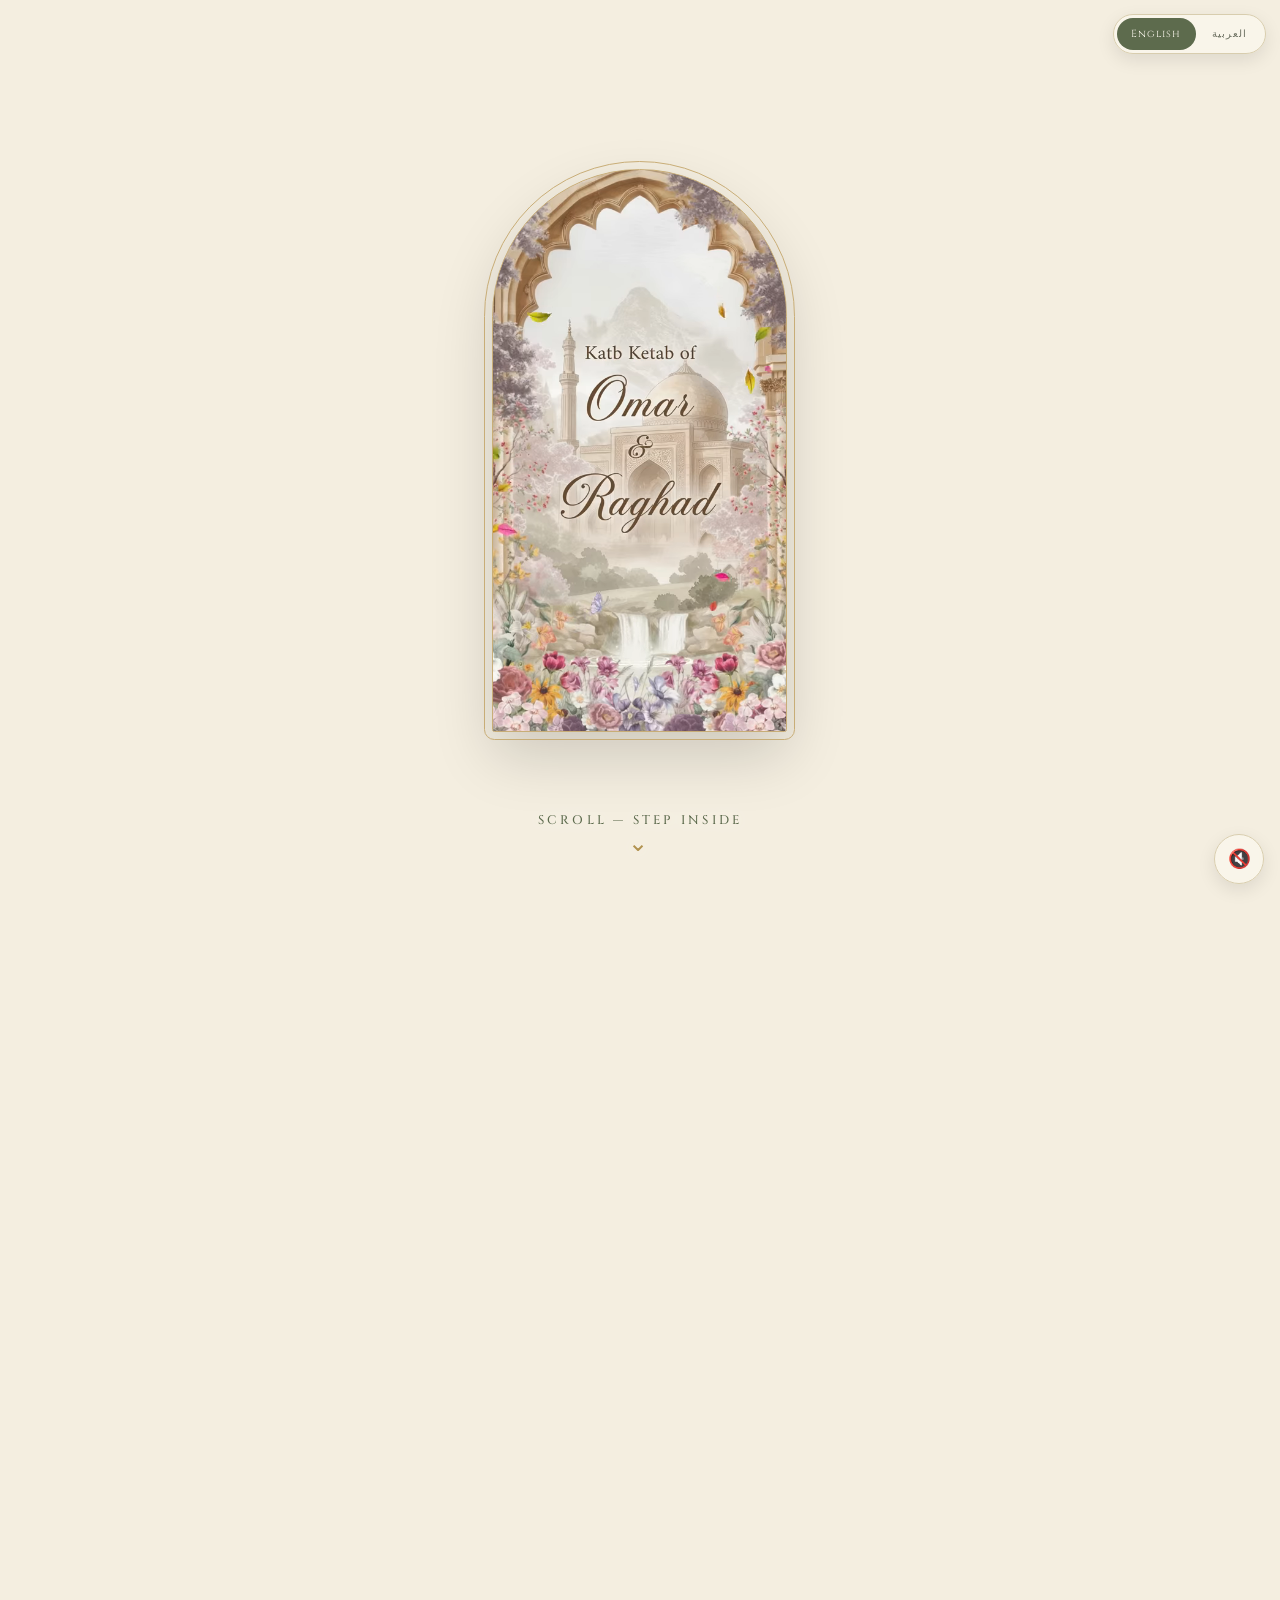
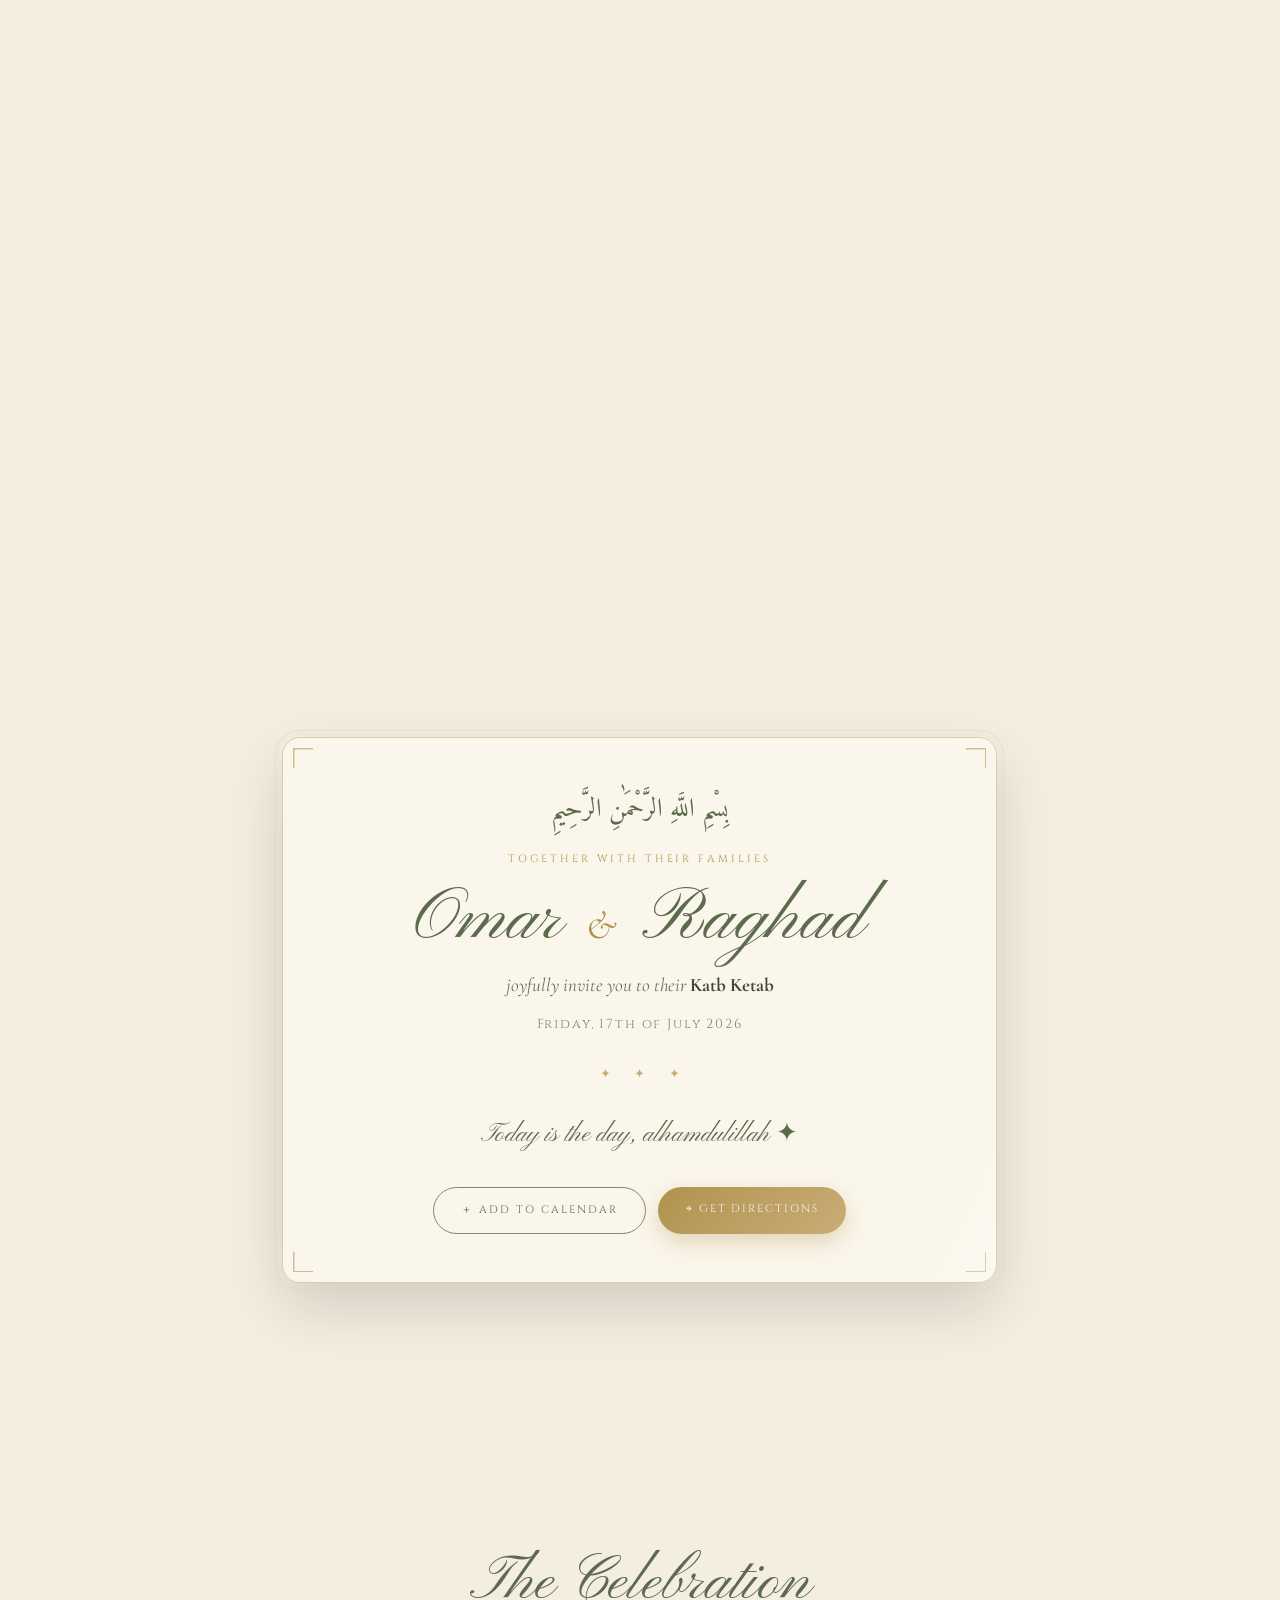
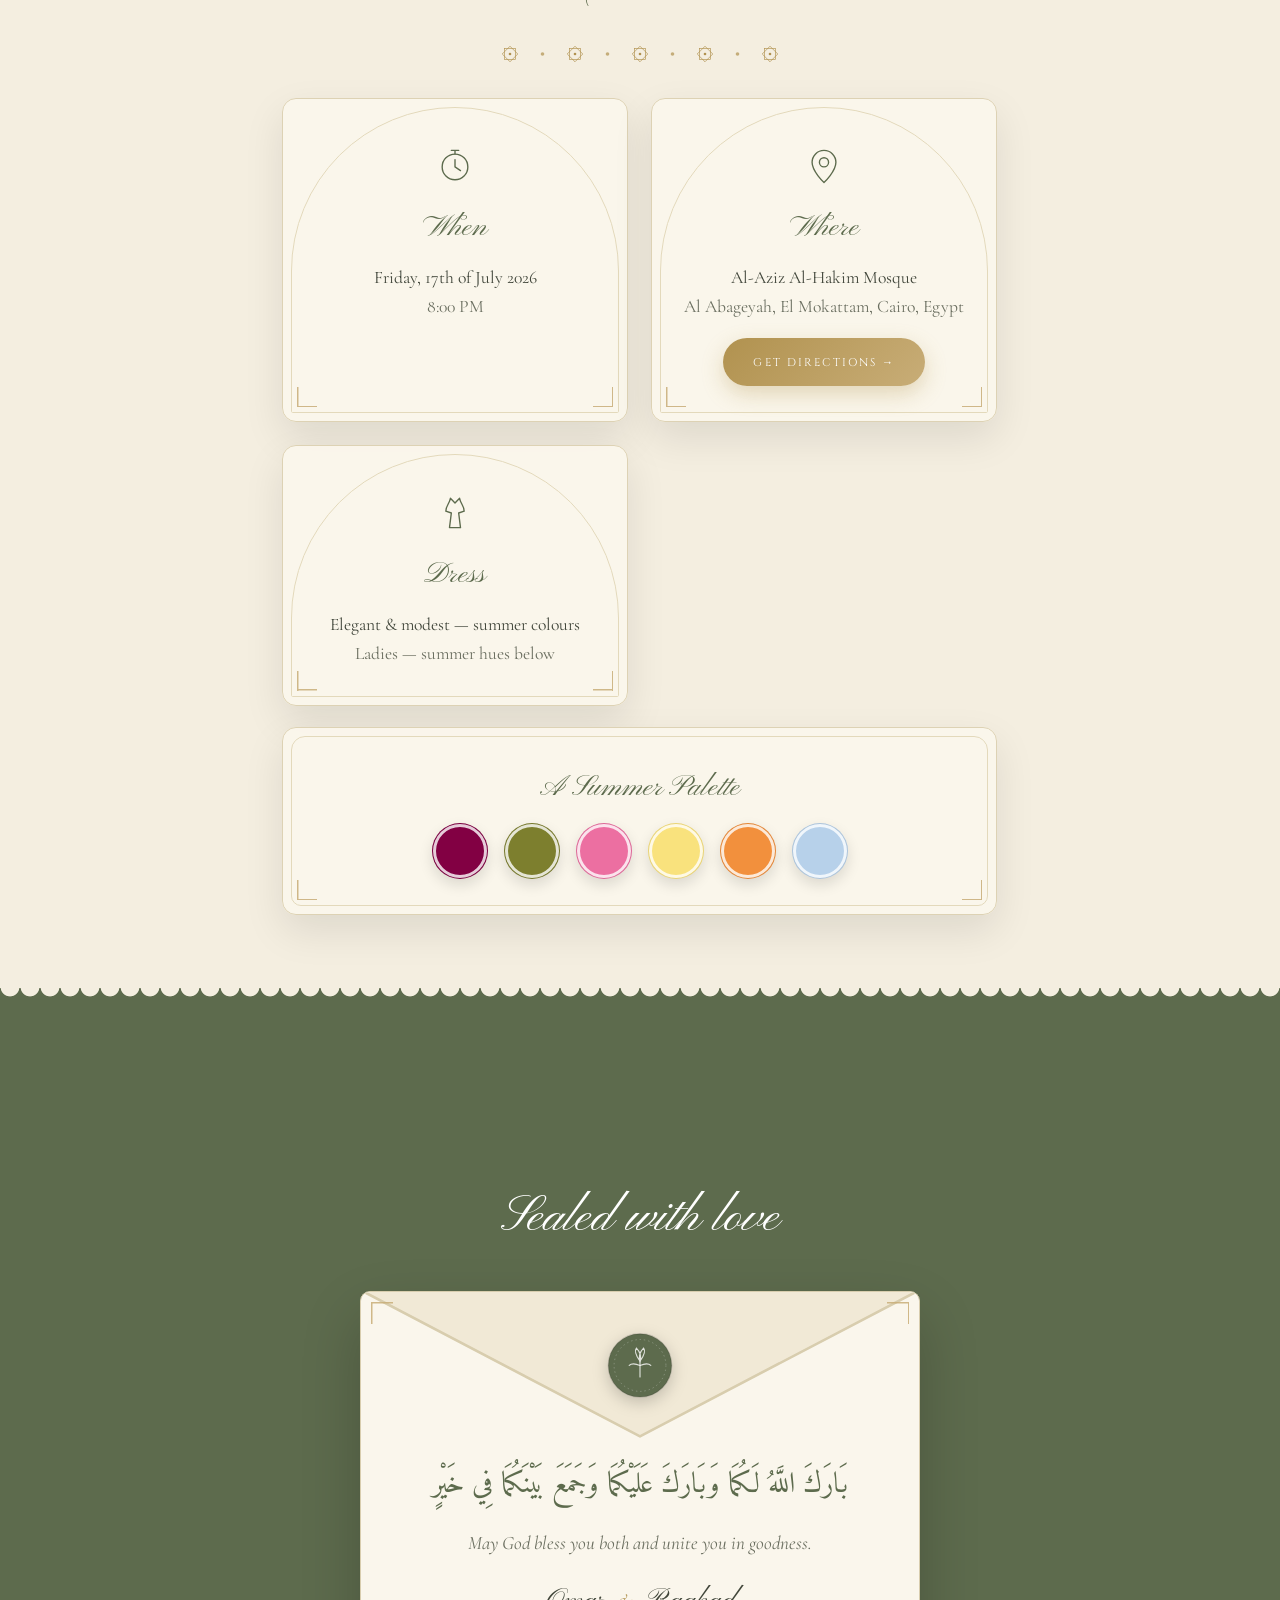
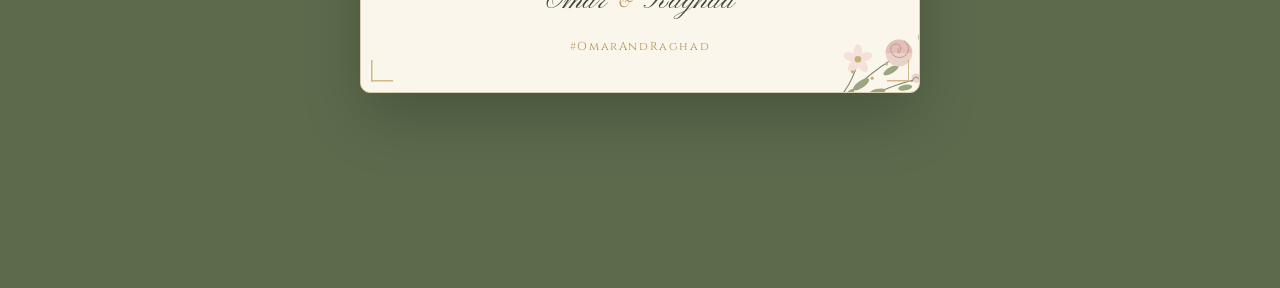
<file: index.html>
<!DOCTYPE html>
<html lang="en" dir="ltr">
<head>
  <meta charset="UTF-8" />
  <meta name="viewport" content="width=device-width, initial-scale=1.0, viewport-fit=cover" />
  <meta name="theme-color" content="#f4eee0" />
  <title>Omar &amp; Raghad — Katb Ketab</title>
  <meta name="description" content="You are warmly invited to celebrate our Katb Ketab." />

  <meta property="og:title" content="Omar & Raghad — You're Invited" />
  <meta property="og:description" content="Join us as we begin our journey together, insha'Allah." />
  <meta property="og:type" content="website" />
  <meta property="og:url" content="https://omar-raghad.online/" />
  <meta property="og:image" content="https://theaviator4.github.io/OR/assets/share.jpg" />
  <meta property="og:image:width" content="1200" />
  <meta property="og:image:height" content="630" />
  <meta name="twitter:card" content="summary_large_image" />
  <meta name="twitter:image" content="https://theaviator4.github.io/OR/assets/share.jpg" />

  <link rel="preconnect" href="https://fonts.googleapis.com" />
  <link rel="preconnect" href="https://fonts.gstatic.com" crossorigin />
  <link href="https://fonts.googleapis.com/css2?family=Cormorant+Garamond:ital,wght@0,400;0,500;0,600;1,400;1,500&family=Pinyon+Script&family=Cinzel:wght@400;500&family=Amiri:ital@0;1&display=swap" rel="stylesheet" />

  <link rel="stylesheet" href="v2.css" />
</head>
<body>

  <!-- Language toggle -->
  <nav class="version-toggle" aria-label="Language">
    <a href="index.html" class="version-toggle__opt is-active" aria-current="page">English</a>
    <a href="ar.html" class="version-toggle__opt" lang="ar">العربية</a>
  </nav>

  <!-- Sound toggle -->
  <button id="soundBtn" class="sound-btn" aria-label="Toggle sound">
    <span id="soundIcon">🔇</span>
  </button>

  <svg width="0" height="0" style="position:absolute" aria-hidden="true" focusable="false">
    <defs>
      <symbol id="star8" viewBox="0 0 40 40">
        <g fill="none" stroke="currentColor" stroke-width="1.3">
          <rect x="9" y="9" width="22" height="22"/>
          <rect x="9" y="9" width="22" height="22" transform="rotate(45 20 20)"/>
        </g>
        <circle cx="20" cy="20" r="2.6" fill="currentColor"/>
      </symbol>
      <symbol id="starband" viewBox="0 0 300 24">
        <use href="#star8" x="10"  y="2" width="20" height="20"/>
        <use href="#star8" x="75"  y="2" width="20" height="20"/>
        <use href="#star8" x="140" y="2" width="20" height="20"/>
        <use href="#star8" x="205" y="2" width="20" height="20"/>
        <use href="#star8" x="270" y="2" width="20" height="20"/>
        <g fill="currentColor" opacity=".7">
          <circle cx="52.5" cy="12" r="1.8"/><circle cx="117.5" cy="12" r="1.8"/>
          <circle cx="182.5" cy="12" r="1.8"/><circle cx="247.5" cy="12" r="1.8"/>
        </g>
      </symbol>
      <symbol id="crescent" viewBox="0 0 40 40">
        <path d="M27 4 A 16 16 0 1 0 36 22 A 12.5 12.5 0 1 1 27 4 Z" fill="currentColor"/>
      </symbol>
      <symbol id="bouquet" viewBox="0 0 160 120">
        <g fill="none" stroke="#7c8a67" stroke-width="1.4" stroke-linecap="round">
          <path d="M20 110 C 45 85 70 60 103 42"/>
          <path d="M30 112 C 60 95 90 80 124 72"/>
          <path d="M18 106 C 35 90 46 72 51 52"/>
        </g>
        <g fill="#9aa680">
          <ellipse cx="56" cy="78" rx="12" ry="4.5" transform="rotate(-35 56 78)"/>
          <ellipse cx="76" cy="88" rx="11" ry="4.2" transform="rotate(-15 76 88)"/>
          <ellipse cx="40" cy="92" rx="10" ry="4"   transform="rotate(-50 40 92)"/>
          <ellipse cx="94" cy="60" rx="11" ry="4"   transform="rotate(-30 94 60)"/>
          <ellipse cx="112" cy="82" rx="9" ry="3.6" transform="rotate(-10 112 82)"/>
        </g>
        <!-- main rose -->
        <circle cx="104" cy="38" r="17" fill="#e9d2c9"/>
        <path d="M87 38 a17 17 0 0 1 34 0" fill="#dcb2a9" opacity=".55"/>
        <g fill="none" stroke="#bb9188" stroke-width="1.1" stroke-linecap="round">
          <path d="M104 38 C 108 34 107 29 103 27 C 97 25 92 30 94 36 C 96 43 104 46 111 42 C 118 38 118 28 111 23"/>
          <path d="M104 38 C 102 36 102 33 104 32"/>
        </g>
        <!-- five-petal blossom -->
        <g transform="translate(52 46)">
          <g fill="#f4e2da">
            <ellipse cx="0" cy="-10" rx="5.5" ry="9"/>
            <ellipse cx="0" cy="-10" rx="5.5" ry="9" transform="rotate(72)"/>
            <ellipse cx="0" cy="-10" rx="5.5" ry="9" transform="rotate(144)"/>
            <ellipse cx="0" cy="-10" rx="5.5" ry="9" transform="rotate(216)"/>
            <ellipse cx="0" cy="-10" rx="5.5" ry="9" transform="rotate(288)"/>
          </g>
          <circle r="4.2" fill="#c8ad77"/>
        </g>
        <!-- bud -->
        <circle cx="126" cy="70" r="6" fill="#e9d2c9"/>
        <path d="M120 75 Q126 62 132 75" fill="none" stroke="#7c8a67" stroke-width="1.2"/>
        <!-- islamic crescent & star tucked into the flowers -->
        <use href="#crescent" x="126" y="8" width="22" height="22" style="color:#c8ad77"/>
        <use href="#star8" x="146" y="2" width="11" height="11" style="color:#c8ad77"/>
        <g fill="#c8ad77">
          <circle cx="70" cy="70" r="2"/><circle cx="88" cy="52" r="2"/><circle cx="45" cy="62" r="2"/>
        </g>
      </symbol>
      <symbol id="seal" viewBox="0 0 100 100">
        <circle cx="50" cy="50" r="44" fill="currentColor"/>
        <circle cx="50" cy="50" r="44" fill="none" stroke="#00000022" stroke-width="2"/>
        <circle cx="50" cy="50" r="36" fill="none" stroke="#ffffff55" stroke-width="1" stroke-dasharray="2 4"/>
        <g fill="none" stroke="#ffffffcc" stroke-width="1.6" stroke-linecap="round">
          <path d="M50 66 V 44"/>
          <path d="M50 44 C 44 36 42 30 45 26 C 50 31 52 38 50 44 C 48 38 50 31 55 26 C 58 30 56 36 50 44Z"/>
          <path d="M50 50 C 43 47 38 47 35 50 M50 50 C 57 47 62 47 65 50"/>
        </g>
      </symbol>
      <symbol id="ic-when" viewBox="0 0 48 48">
        <g fill="none" stroke="currentColor" stroke-width="1.5" stroke-linecap="round" stroke-linejoin="round">
          <circle cx="24" cy="25" r="14"/><path d="M24 17 V 25 L 30 29 M24 11 V 7 M20 7 H 28"/>
        </g>
      </symbol>
      <symbol id="ic-where" viewBox="0 0 48 48">
        <g fill="none" stroke="currentColor" stroke-width="1.5" stroke-linecap="round" stroke-linejoin="round">
          <path d="M24 42 C 24 42 37 30 37 20 A 13 13 0 0 0 11 20 C 11 30 24 42 24 42Z"/><circle cx="24" cy="20" r="5"/>
        </g>
      </symbol>
      <symbol id="ic-dress" viewBox="0 0 48 48">
        <g fill="none" stroke="currentColor" stroke-width="1.5" stroke-linecap="round" stroke-linejoin="round">
          <path d="M19 8 L 24 13 L 29 8 M19 8 C 18 14 14 16 14 22 L 20 24 L 18 40 H 30 L 28 24 L 34 22 C 34 16 30 14 29 8"/>
        </g>
      </symbol>
    </defs>
  </svg>

  <!-- ============ THE FILM PORTAL (fixed backdrop) ============ -->
  <!-- First view: the film inside a gold arch. Scrolling steps through the
       arch until the film fills the screen, then the veil fades it back. -->
  <div class="portal" id="portal" aria-hidden="true">
    <div class="portal__mask" id="portalMask">
      <video id="film" autoplay muted loop playsinline
             preload="auto" poster="assets/film-poster.jpg">
        <source src="assets/film-play.mp4" type="video/mp4" />
        <source src="assets/film-play.webm" type="video/webm" />
      </video>
    </div>
  </div>
  <div class="veil" id="veil" aria-hidden="true"></div>

  <!-- scroll runway: arch view -> inside the film -> fade to backdrop -->
  <section class="stage" id="stage">
    <div class="stage__cue" id="stageCue" aria-hidden="true">
      <span>scroll — step inside</span><span class="stage__cue-arrow">⌄</span>
    </div>
  </section>

  <!-- ============ THE INVITATION ============ -->
  <main class="content">

    <section class="block invite">
      <div class="card reveal">
        <p class="invite__bismillah st" lang="ar" dir="rtl">بِسْمِ اللَّهِ الرَّحْمَٰنِ الرَّحِيمِ</p>
        <p class="invite__eyebrow st">Together with their families</p>
        <h1 class="invite__names st">
          <span data-config="groom">Omar</span>
          <i class="invite__amp">&amp;</i>
          <span data-config="bride">Raghad</span>
        </h1>
        <p class="invite__line st">joyfully invite you to their <strong>Katb Ketab</strong></p>
        <p class="invite__date st" data-config="dateLong">Friday, 17th of July 2026</p>

        <div class="divider st" aria-hidden="true">✦ ✦ ✦</div>

        <div class="countdown" id="countdownGrid" aria-live="polite">
          <div class="cd"><b id="cd-days">––</b><span>days</span></div>
          <div class="cd"><b id="cd-hours">––</b><span>hours</span></div>
          <div class="cd"><b id="cd-mins">––</b><span>min</span></div>
          <div class="cd"><b id="cd-secs">––</b><span>sec</span></div>
        </div>
        <p class="countdown-done" id="countdownMsg" hidden>Today is the day, alhamdulillah ✦</p>

        <div class="actions st">
          <a href="#" id="calBtn" class="btn btn--ghost">＋ Add to calendar</a>
          <a href="#" id="mapBtn" class="btn btn--gold">⌖ Get directions</a>
        </div>
      </div>
    </section>

    <section class="block details">
      <h2 class="block__title script reveal">The Celebration</h2>
      <svg class="starband reveal" viewBox="0 0 300 24" aria-hidden="true"><use href="#starband"/></svg>
      <div class="details__grid">
        <div class="arch-card reveal">
          <svg class="ico" viewBox="0 0 48 48" aria-hidden="true"><use href="#ic-when"/></svg>
          <h3 class="arch-card__head">When</h3>
          <p data-config="dateLong">Friday, 17 July 2026</p>
          <p class="muted" data-config="time">8:00 PM</p>
        </div>
        <div class="arch-card reveal">
          <svg class="ico" viewBox="0 0 48 48" aria-hidden="true"><use href="#ic-where"/></svg>
          <h3 class="arch-card__head">Where</h3>
          <p data-config="venue">Al-Aziz Al-Hakim Mosque</p>
          <p class="muted" data-config="address">Al Abageyah, El Mokattam, Cairo</p>
          <a href="#" id="mapBtn2" class="arch-card__link">Get directions →</a>
        </div>
        <div class="arch-card reveal">
          <svg class="ico" viewBox="0 0 48 48" aria-hidden="true"><use href="#ic-dress"/></svg>
          <h3 class="arch-card__head">Dress</h3>
          <p data-config="dress">Elegant &amp; modest</p>
          <p class="muted">Ladies — summer hues below</p>
        </div>
        <div class="arch-card arch-card--palette reveal">
          <h3 class="arch-card__head">A Summer Palette</h3>
          <div class="palette" id="paletteGrid"></div>
        </div>
      </div>
    </section>

    <section class="sage" id="closing">
      <div class="sage__lace" aria-hidden="true"></div>
      <p class="sage__sent script reveal">Sealed with love</p>

      <div class="env-back reveal">
        <svg class="env-back__flap" viewBox="0 0 340 96" preserveAspectRatio="none" aria-hidden="true">
          <path d="M2 0 L170 88 L338 0" fill="#f1e9d6" stroke="#d8cdae" stroke-width="1.6" stroke-linejoin="round"/>
        </svg>
        <div class="env-back__seal" aria-hidden="true"><svg viewBox="0 0 100 100"><use href="#seal"/></svg></div>
        <svg class="env-back__bouquet" viewBox="0 0 160 120" aria-hidden="true"><use href="#bouquet"/></svg>

        <p class="closing__ar st" lang="ar" dir="rtl">بَارَكَ اللَّهُ لَكُمَا وَبَارَكَ عَلَيْكُمَا وَجَمَعَ بَيْنَكُمَا فِي خَيْرٍ</p>
        <p class="closing__en st">May God bless you both and unite you in goodness.</p>
        <p class="names-line st">
          <span data-config="groom">Omar</span>
          <i>&amp;</i>
          <span data-config="bride">Raghad</span>
        </p>
        <p class="closing__hashtag st" data-config="hashtag">#OmarAndRaghad</p>
      </div>
    </section>
  </main>

  <script src="config.js"></script>
  <script src="v2.js"></script>
</body>
</html>
</file>
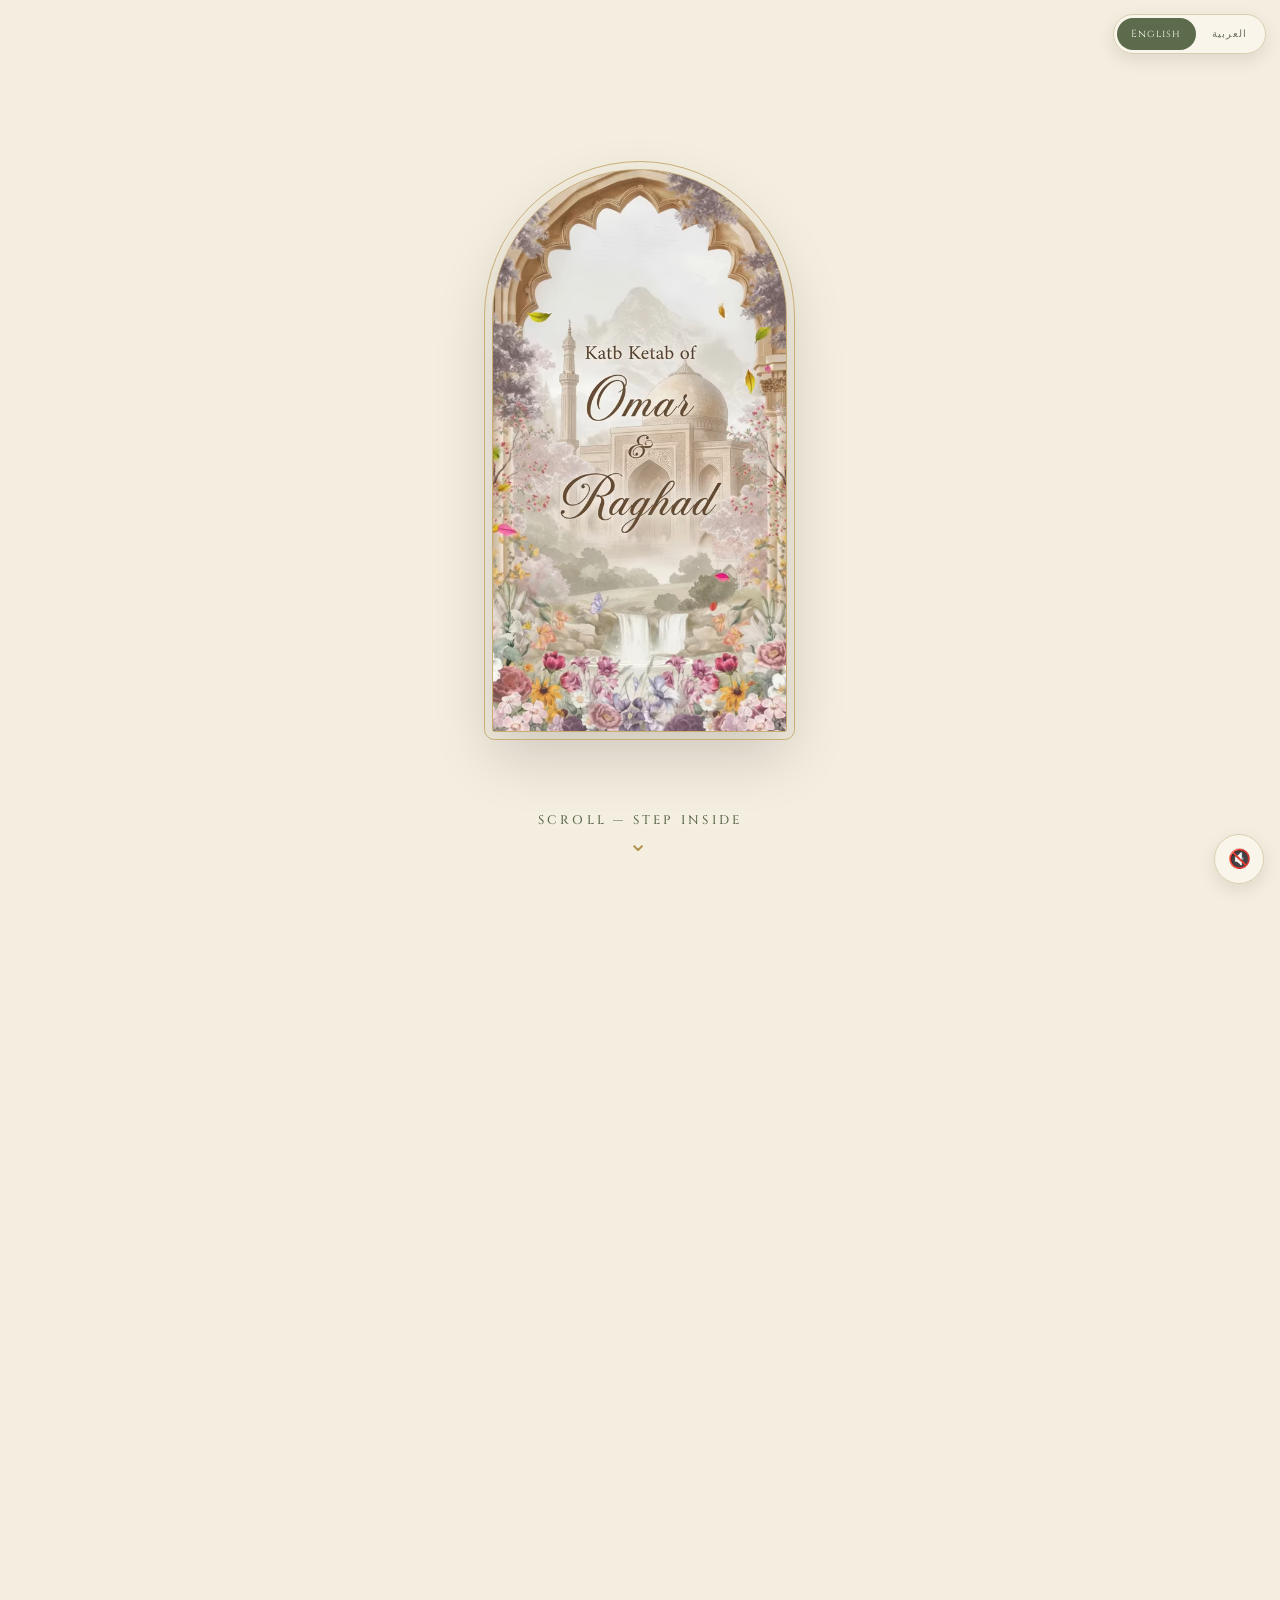
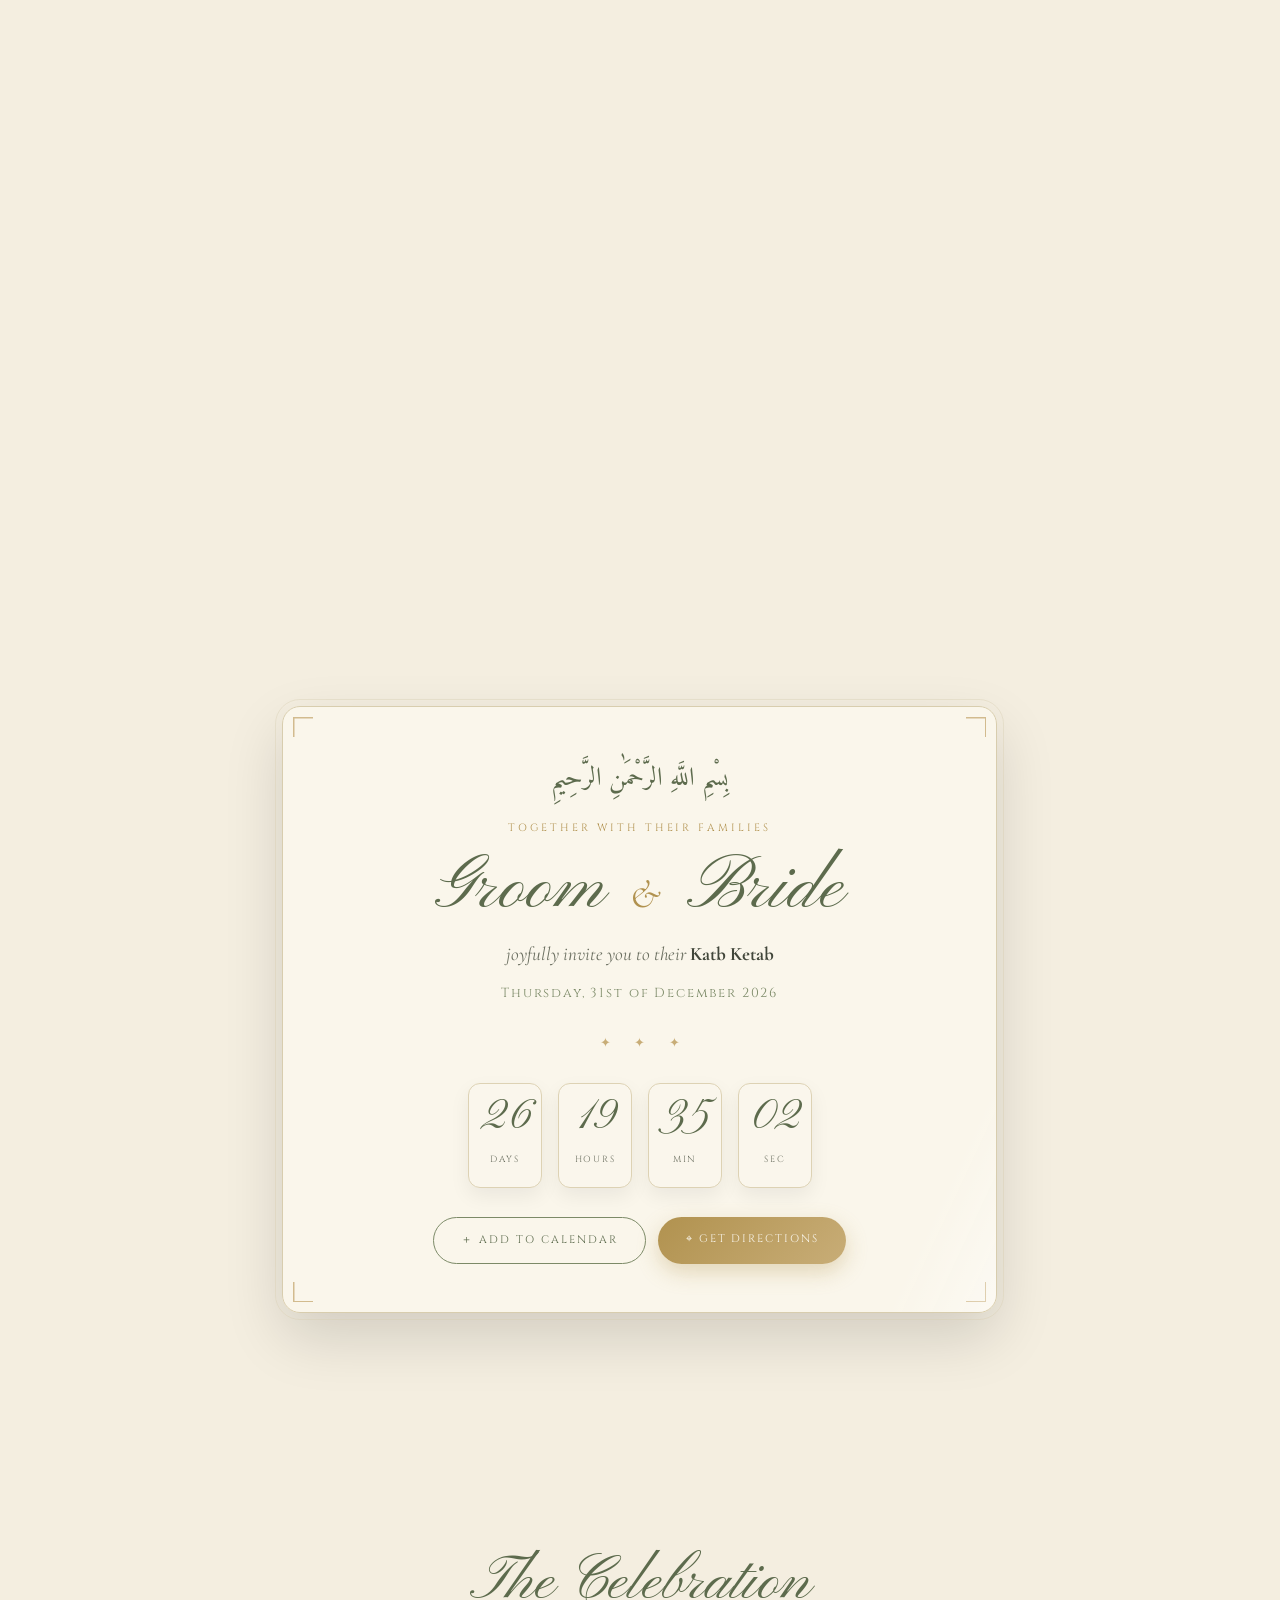
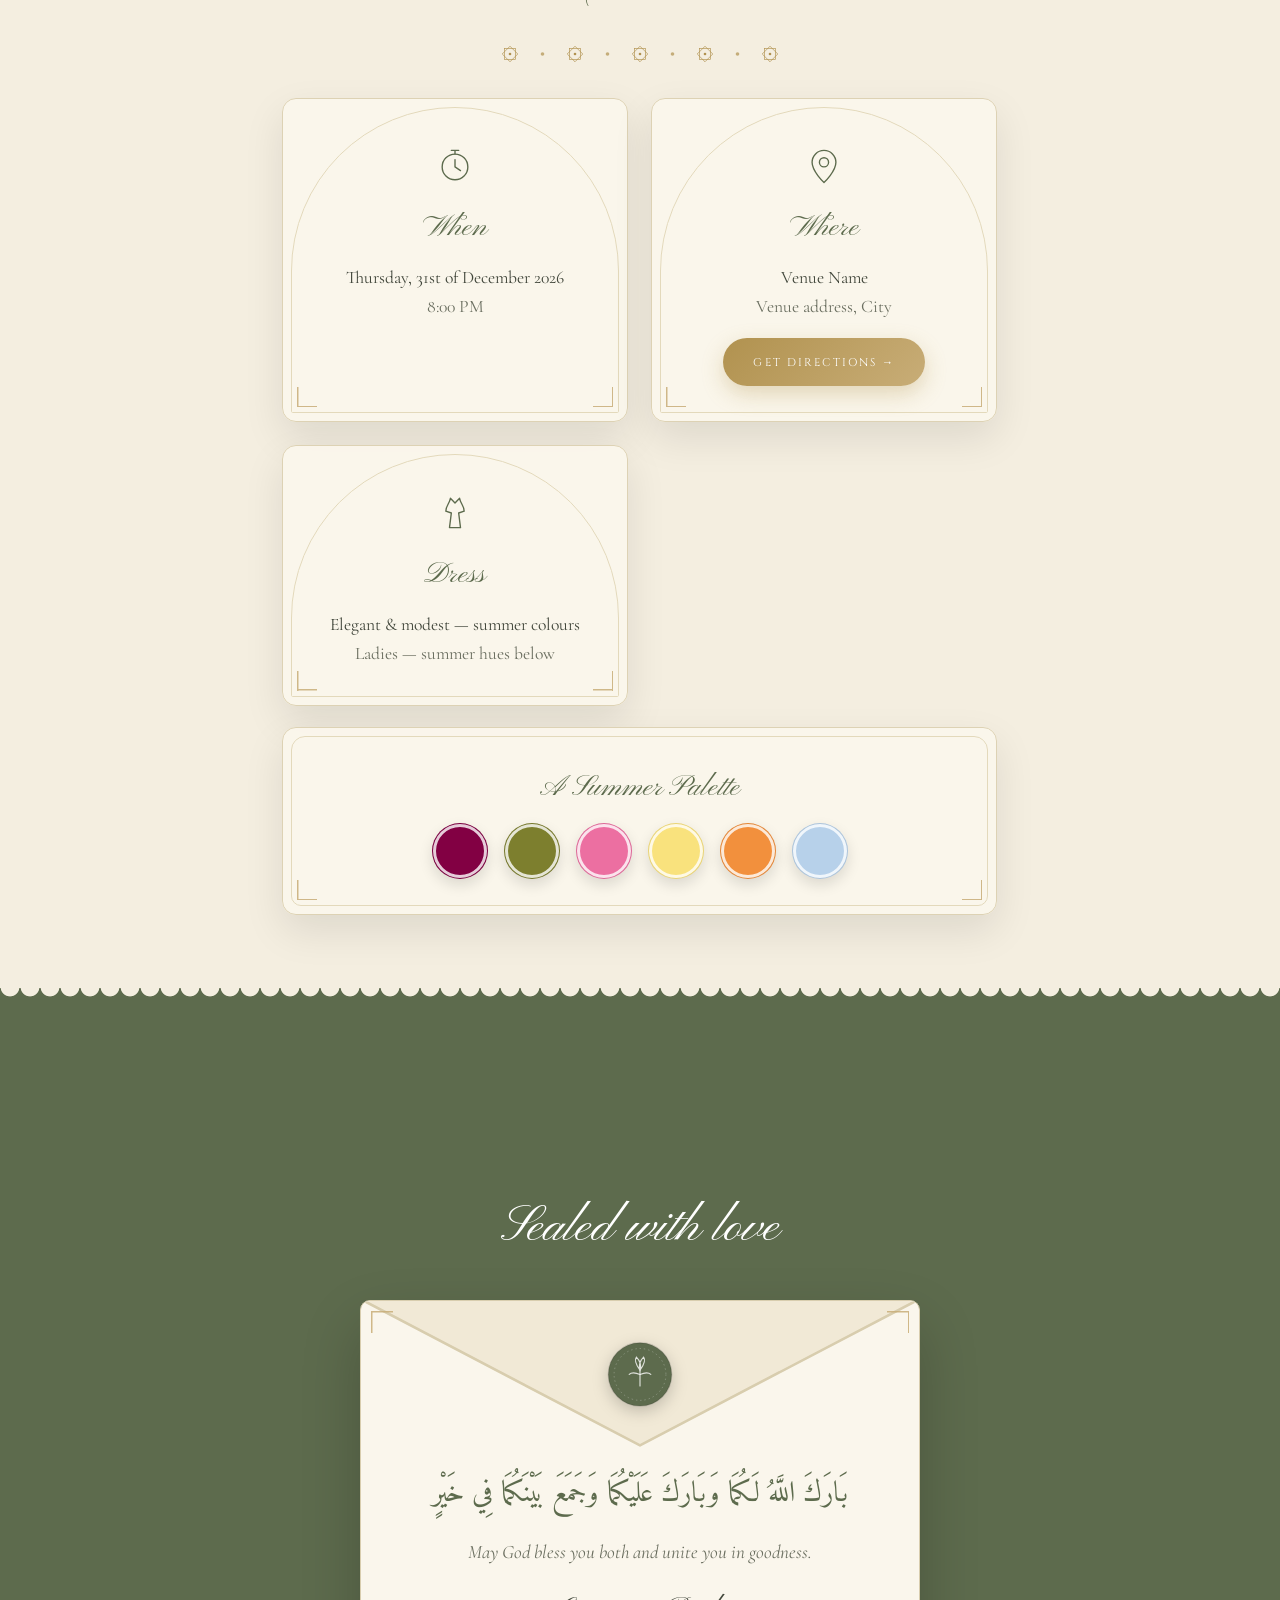
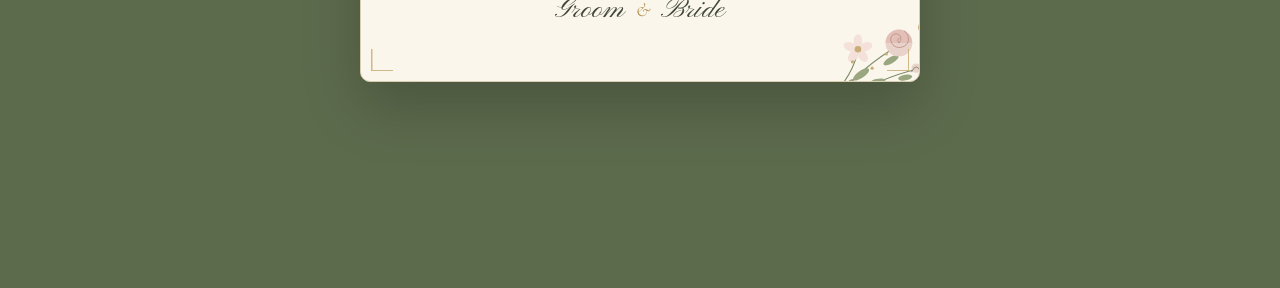
<file: new-invitation/index.html>
<!DOCTYPE html>
<html lang="en" dir="ltr">
<head>
  <meta charset="UTF-8" />
  <meta name="viewport" content="width=device-width, initial-scale=1.0, viewport-fit=cover" />
  <meta name="theme-color" content="#f4eee0" />
  <title>Wedding Invitation</title>
  <meta name="description" content="You are warmly invited to celebrate our Katb Ketab." />

  <meta property="og:title" content="You're Invited" />
  <meta property="og:description" content="Join us as we begin our journey together, insha'Allah." />
  <meta property="og:type" content="website" />
  <meta property="og:url" content="" />
  <meta property="og:image" content="https://theaviator4.github.io/OR/new-invitation/assets/share.jpg" />
  <meta property="og:image:width" content="1200" />
  <meta property="og:image:height" content="630" />
  <meta name="twitter:card" content="summary_large_image" />
  <meta name="twitter:image" content="https://theaviator4.github.io/OR/new-invitation/assets/share.jpg" />

  <link rel="preconnect" href="https://fonts.googleapis.com" />
  <link rel="preconnect" href="https://fonts.gstatic.com" crossorigin />
  <link href="https://fonts.googleapis.com/css2?family=Cormorant+Garamond:ital,wght@0,400;0,500;0,600;1,400;1,500&family=Pinyon+Script&family=Cinzel:wght@400;500&family=Amiri:ital@0;1&display=swap" rel="stylesheet" />

  <link rel="stylesheet" href="v2.css" />
</head>
<body>

  <!-- Language toggle -->
  <nav class="version-toggle" aria-label="Language">
    <a href="index.html" class="version-toggle__opt is-active" aria-current="page">English</a>
    <a href="ar.html" class="version-toggle__opt" lang="ar">العربية</a>
  </nav>

  <!-- Sound toggle -->
  <button id="soundBtn" class="sound-btn" aria-label="Toggle sound">
    <span id="soundIcon">🔇</span>
  </button>

  <svg width="0" height="0" style="position:absolute" aria-hidden="true" focusable="false">
    <defs>
      <symbol id="star8" viewBox="0 0 40 40">
        <g fill="none" stroke="currentColor" stroke-width="1.3">
          <rect x="9" y="9" width="22" height="22"/>
          <rect x="9" y="9" width="22" height="22" transform="rotate(45 20 20)"/>
        </g>
        <circle cx="20" cy="20" r="2.6" fill="currentColor"/>
      </symbol>
      <symbol id="starband" viewBox="0 0 300 24">
        <use href="#star8" x="10"  y="2" width="20" height="20"/>
        <use href="#star8" x="75"  y="2" width="20" height="20"/>
        <use href="#star8" x="140" y="2" width="20" height="20"/>
        <use href="#star8" x="205" y="2" width="20" height="20"/>
        <use href="#star8" x="270" y="2" width="20" height="20"/>
        <g fill="currentColor" opacity=".7">
          <circle cx="52.5" cy="12" r="1.8"/><circle cx="117.5" cy="12" r="1.8"/>
          <circle cx="182.5" cy="12" r="1.8"/><circle cx="247.5" cy="12" r="1.8"/>
        </g>
      </symbol>
      <symbol id="crescent" viewBox="0 0 40 40">
        <path d="M27 4 A 16 16 0 1 0 36 22 A 12.5 12.5 0 1 1 27 4 Z" fill="currentColor"/>
      </symbol>
      <symbol id="bouquet" viewBox="0 0 160 120">
        <g fill="none" stroke="#7c8a67" stroke-width="1.4" stroke-linecap="round">
          <path d="M20 110 C 45 85 70 60 103 42"/>
          <path d="M30 112 C 60 95 90 80 124 72"/>
          <path d="M18 106 C 35 90 46 72 51 52"/>
        </g>
        <g fill="#9aa680">
          <ellipse cx="56" cy="78" rx="12" ry="4.5" transform="rotate(-35 56 78)"/>
          <ellipse cx="76" cy="88" rx="11" ry="4.2" transform="rotate(-15 76 88)"/>
          <ellipse cx="40" cy="92" rx="10" ry="4"   transform="rotate(-50 40 92)"/>
          <ellipse cx="94" cy="60" rx="11" ry="4"   transform="rotate(-30 94 60)"/>
          <ellipse cx="112" cy="82" rx="9" ry="3.6" transform="rotate(-10 112 82)"/>
        </g>
        <!-- main rose -->
        <circle cx="104" cy="38" r="17" fill="#e9d2c9"/>
        <path d="M87 38 a17 17 0 0 1 34 0" fill="#dcb2a9" opacity=".55"/>
        <g fill="none" stroke="#bb9188" stroke-width="1.1" stroke-linecap="round">
          <path d="M104 38 C 108 34 107 29 103 27 C 97 25 92 30 94 36 C 96 43 104 46 111 42 C 118 38 118 28 111 23"/>
          <path d="M104 38 C 102 36 102 33 104 32"/>
        </g>
        <!-- five-petal blossom -->
        <g transform="translate(52 46)">
          <g fill="#f4e2da">
            <ellipse cx="0" cy="-10" rx="5.5" ry="9"/>
            <ellipse cx="0" cy="-10" rx="5.5" ry="9" transform="rotate(72)"/>
            <ellipse cx="0" cy="-10" rx="5.5" ry="9" transform="rotate(144)"/>
            <ellipse cx="0" cy="-10" rx="5.5" ry="9" transform="rotate(216)"/>
            <ellipse cx="0" cy="-10" rx="5.5" ry="9" transform="rotate(288)"/>
          </g>
          <circle r="4.2" fill="#c8ad77"/>
        </g>
        <!-- bud -->
        <circle cx="126" cy="70" r="6" fill="#e9d2c9"/>
        <path d="M120 75 Q126 62 132 75" fill="none" stroke="#7c8a67" stroke-width="1.2"/>
        <!-- islamic crescent & star tucked into the flowers -->
        <use href="#crescent" x="126" y="8" width="22" height="22" style="color:#c8ad77"/>
        <use href="#star8" x="146" y="2" width="11" height="11" style="color:#c8ad77"/>
        <g fill="#c8ad77">
          <circle cx="70" cy="70" r="2"/><circle cx="88" cy="52" r="2"/><circle cx="45" cy="62" r="2"/>
        </g>
      </symbol>
      <symbol id="seal" viewBox="0 0 100 100">
        <circle cx="50" cy="50" r="44" fill="currentColor"/>
        <circle cx="50" cy="50" r="44" fill="none" stroke="#00000022" stroke-width="2"/>
        <circle cx="50" cy="50" r="36" fill="none" stroke="#ffffff55" stroke-width="1" stroke-dasharray="2 4"/>
        <g fill="none" stroke="#ffffffcc" stroke-width="1.6" stroke-linecap="round">
          <path d="M50 66 V 44"/>
          <path d="M50 44 C 44 36 42 30 45 26 C 50 31 52 38 50 44 C 48 38 50 31 55 26 C 58 30 56 36 50 44Z"/>
          <path d="M50 50 C 43 47 38 47 35 50 M50 50 C 57 47 62 47 65 50"/>
        </g>
      </symbol>
      <symbol id="ic-when" viewBox="0 0 48 48">
        <g fill="none" stroke="currentColor" stroke-width="1.5" stroke-linecap="round" stroke-linejoin="round">
          <circle cx="24" cy="25" r="14"/><path d="M24 17 V 25 L 30 29 M24 11 V 7 M20 7 H 28"/>
        </g>
      </symbol>
      <symbol id="ic-where" viewBox="0 0 48 48">
        <g fill="none" stroke="currentColor" stroke-width="1.5" stroke-linecap="round" stroke-linejoin="round">
          <path d="M24 42 C 24 42 37 30 37 20 A 13 13 0 0 0 11 20 C 11 30 24 42 24 42Z"/><circle cx="24" cy="20" r="5"/>
        </g>
      </symbol>
      <symbol id="ic-dress" viewBox="0 0 48 48">
        <g fill="none" stroke="currentColor" stroke-width="1.5" stroke-linecap="round" stroke-linejoin="round">
          <path d="M19 8 L 24 13 L 29 8 M19 8 C 18 14 14 16 14 22 L 20 24 L 18 40 H 30 L 28 24 L 34 22 C 34 16 30 14 29 8"/>
        </g>
      </symbol>
    </defs>
  </svg>

  <!-- ============ THE FILM PORTAL (fixed backdrop) ============ -->
  <!-- First view: the film inside a gold arch. Scrolling steps through the
       arch until the film fills the screen, then the veil fades it back. -->
  <div class="portal" id="portal" aria-hidden="true">
    <div class="portal__mask" id="portalMask">
      <video id="film" autoplay muted loop playsinline
             preload="auto" poster="assets/film-poster.jpg">
        <source src="assets/film-play.mp4" type="video/mp4" />
        <source src="assets/film-play.webm" type="video/webm" />
      </video>
    </div>
  </div>
  <div class="veil" id="veil" aria-hidden="true"></div>

  <!-- scroll runway: arch view -> inside the film -> fade to backdrop -->
  <section class="stage" id="stage">
    <div class="stage__cue" id="stageCue" aria-hidden="true">
      <span>scroll — step inside</span><span class="stage__cue-arrow">⌄</span>
    </div>
  </section>

  <!-- ============ THE INVITATION ============ -->
  <main class="content">

    <section class="block invite">
      <div class="card reveal">
        <p class="invite__bismillah st" lang="ar" dir="rtl">بِسْمِ اللَّهِ الرَّحْمَٰنِ الرَّحِيمِ</p>
        <p class="invite__eyebrow st">Together with their families</p>
        <h1 class="invite__names st">
          <span data-config="groom">Groom</span>
          <i class="invite__amp">&amp;</i>
          <span data-config="bride">Bride</span>
        </h1>
        <p class="invite__line st">joyfully invite you to their <strong>Katb Ketab</strong></p>
        <p class="invite__date st" data-config="dateLong">Friday, 17th of July 2026</p>

        <div class="divider st" aria-hidden="true">✦ ✦ ✦</div>

        <div class="countdown" id="countdownGrid" aria-live="polite">
          <div class="cd"><b id="cd-days">––</b><span>days</span></div>
          <div class="cd"><b id="cd-hours">––</b><span>hours</span></div>
          <div class="cd"><b id="cd-mins">––</b><span>min</span></div>
          <div class="cd"><b id="cd-secs">––</b><span>sec</span></div>
        </div>
        <p class="countdown-done" id="countdownMsg" hidden>Today is the day, alhamdulillah ✦</p>

        <div class="actions st">
          <a href="#" id="calBtn" class="btn btn--ghost">＋ Add to calendar</a>
          <a href="#" id="mapBtn" class="btn btn--gold">⌖ Get directions</a>
        </div>
      </div>
    </section>

    <section class="block details">
      <h2 class="block__title script reveal">The Celebration</h2>
      <svg class="starband reveal" viewBox="0 0 300 24" aria-hidden="true"><use href="#starband"/></svg>
      <div class="details__grid">
        <div class="arch-card reveal">
          <svg class="ico" viewBox="0 0 48 48" aria-hidden="true"><use href="#ic-when"/></svg>
          <h3 class="arch-card__head">When</h3>
          <p data-config="dateLong">Friday, 17 July 2026</p>
          <p class="muted" data-config="time">8:00 PM</p>
        </div>
        <div class="arch-card reveal">
          <svg class="ico" viewBox="0 0 48 48" aria-hidden="true"><use href="#ic-where"/></svg>
          <h3 class="arch-card__head">Where</h3>
          <p data-config="venue">Al-Aziz Al-Hakim Mosque</p>
          <p class="muted" data-config="address">Al Abageyah, El Mokattam, Cairo</p>
          <a href="#" id="mapBtn2" class="arch-card__link">Get directions →</a>
        </div>
        <div class="arch-card reveal">
          <svg class="ico" viewBox="0 0 48 48" aria-hidden="true"><use href="#ic-dress"/></svg>
          <h3 class="arch-card__head">Dress</h3>
          <p data-config="dress">Elegant &amp; modest</p>
          <p class="muted">Ladies — summer hues below</p>
        </div>
        <div class="arch-card arch-card--palette reveal">
          <h3 class="arch-card__head">A Summer Palette</h3>
          <div class="palette" id="paletteGrid"></div>
        </div>
      </div>
    </section>

    <section class="sage" id="closing">
      <div class="sage__lace" aria-hidden="true"></div>
      <p class="sage__sent script reveal">Sealed with love</p>

      <div class="env-back reveal">
        <svg class="env-back__flap" viewBox="0 0 340 96" preserveAspectRatio="none" aria-hidden="true">
          <path d="M2 0 L170 88 L338 0" fill="#f1e9d6" stroke="#d8cdae" stroke-width="1.6" stroke-linejoin="round"/>
        </svg>
        <div class="env-back__seal" aria-hidden="true"><svg viewBox="0 0 100 100"><use href="#seal"/></svg></div>
        <svg class="env-back__bouquet" viewBox="0 0 160 120" aria-hidden="true"><use href="#bouquet"/></svg>

        <p class="closing__ar st" lang="ar" dir="rtl">بَارَكَ اللَّهُ لَكُمَا وَبَارَكَ عَلَيْكُمَا وَجَمَعَ بَيْنَكُمَا فِي خَيْرٍ</p>
        <p class="closing__en st">May God bless you both and unite you in goodness.</p>
        <p class="names-line st">
          <span data-config="groom">Groom</span>
          <i>&amp;</i>
          <span data-config="bride">Bride</span>
        </p>
        <p class="closing__hashtag st" data-config="hashtag"></p>
      </div>
    </section>
  </main>

  <script src="config.js"></script>
  <script src="v2.js"></script>
</body>
</html>
</file>
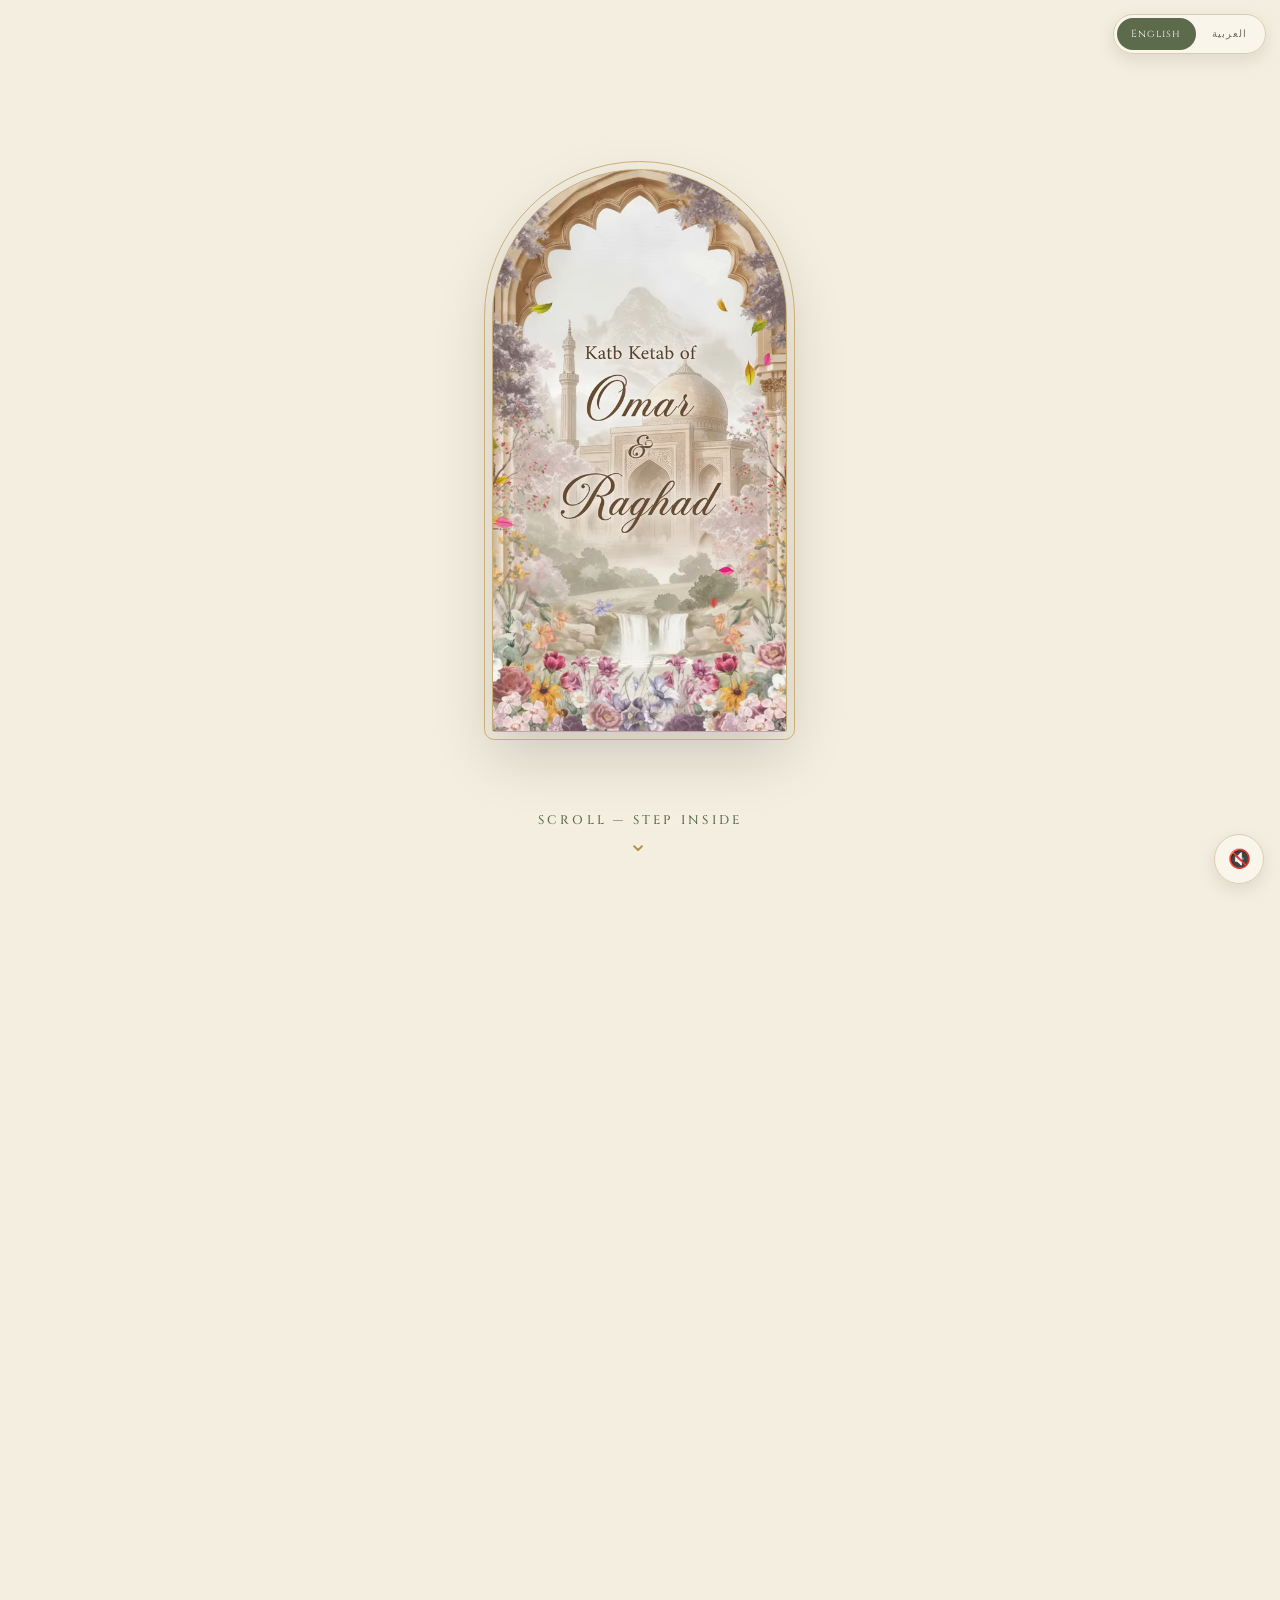
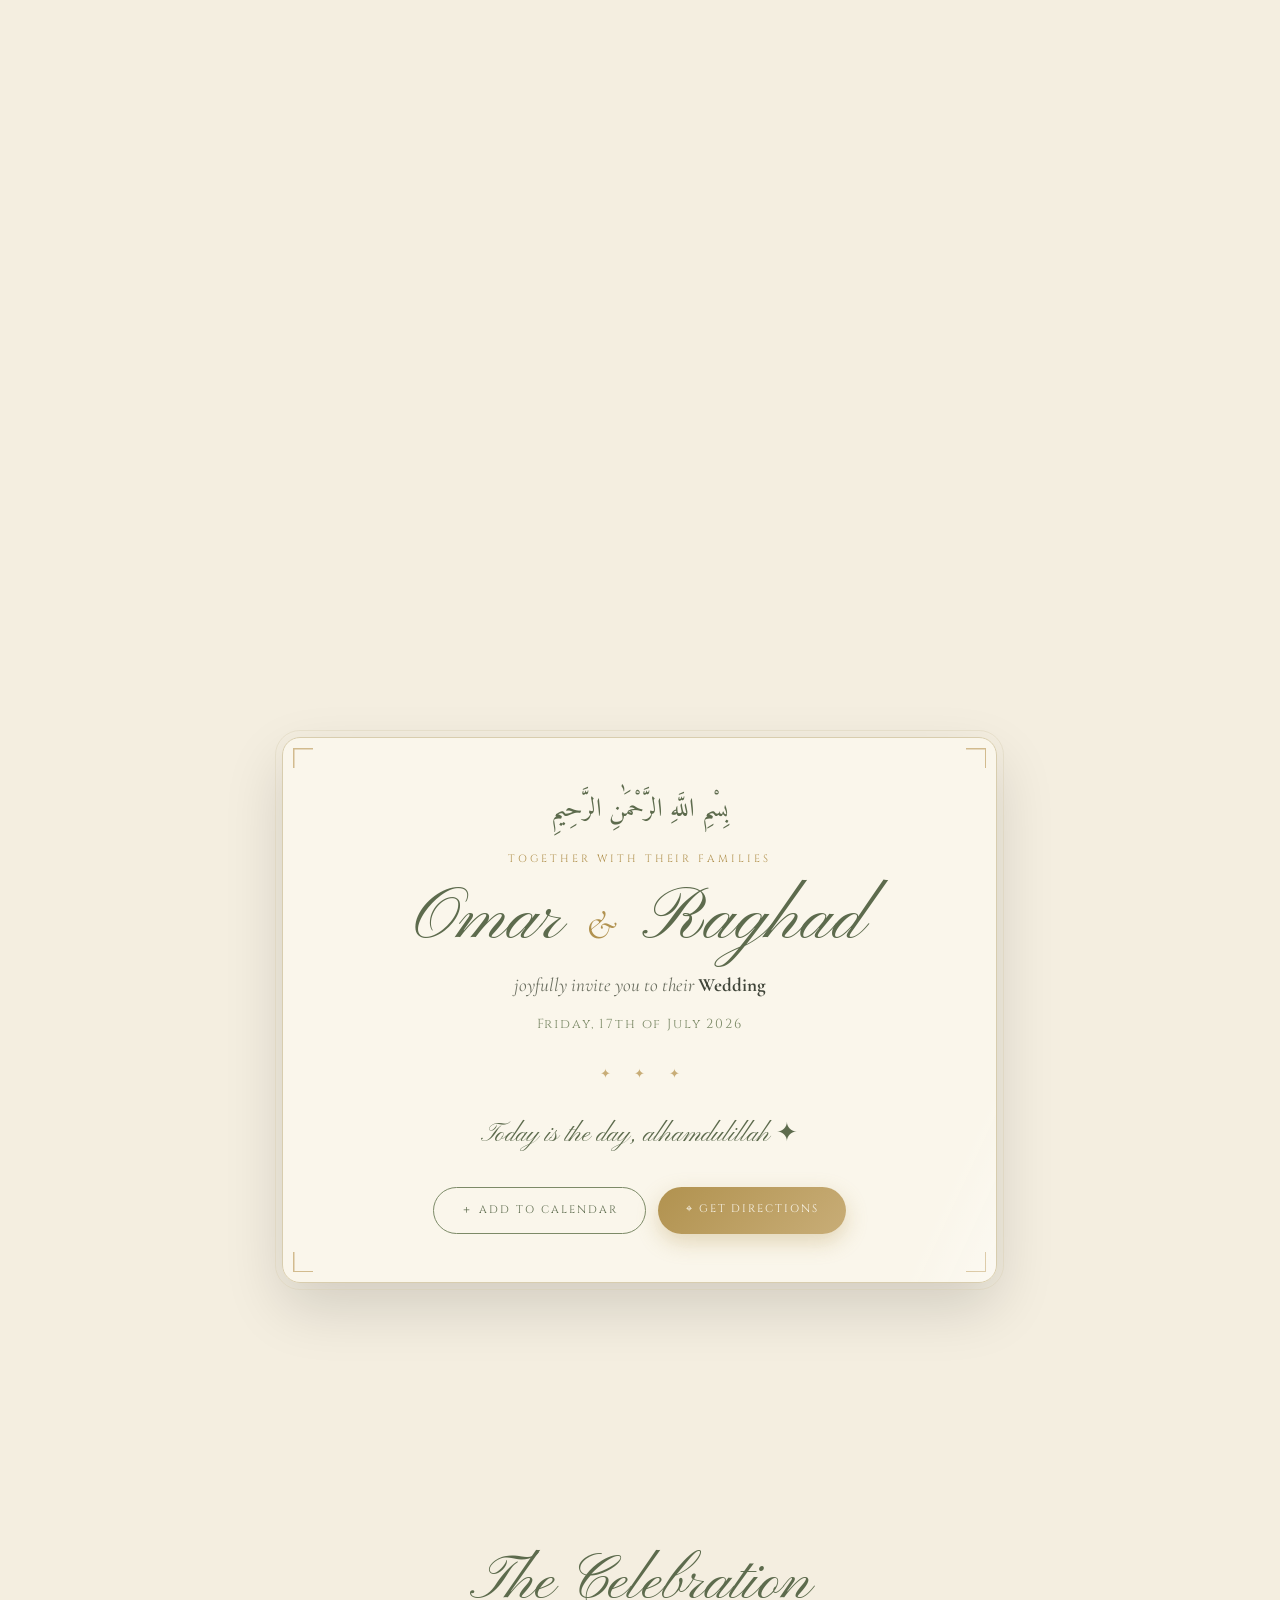
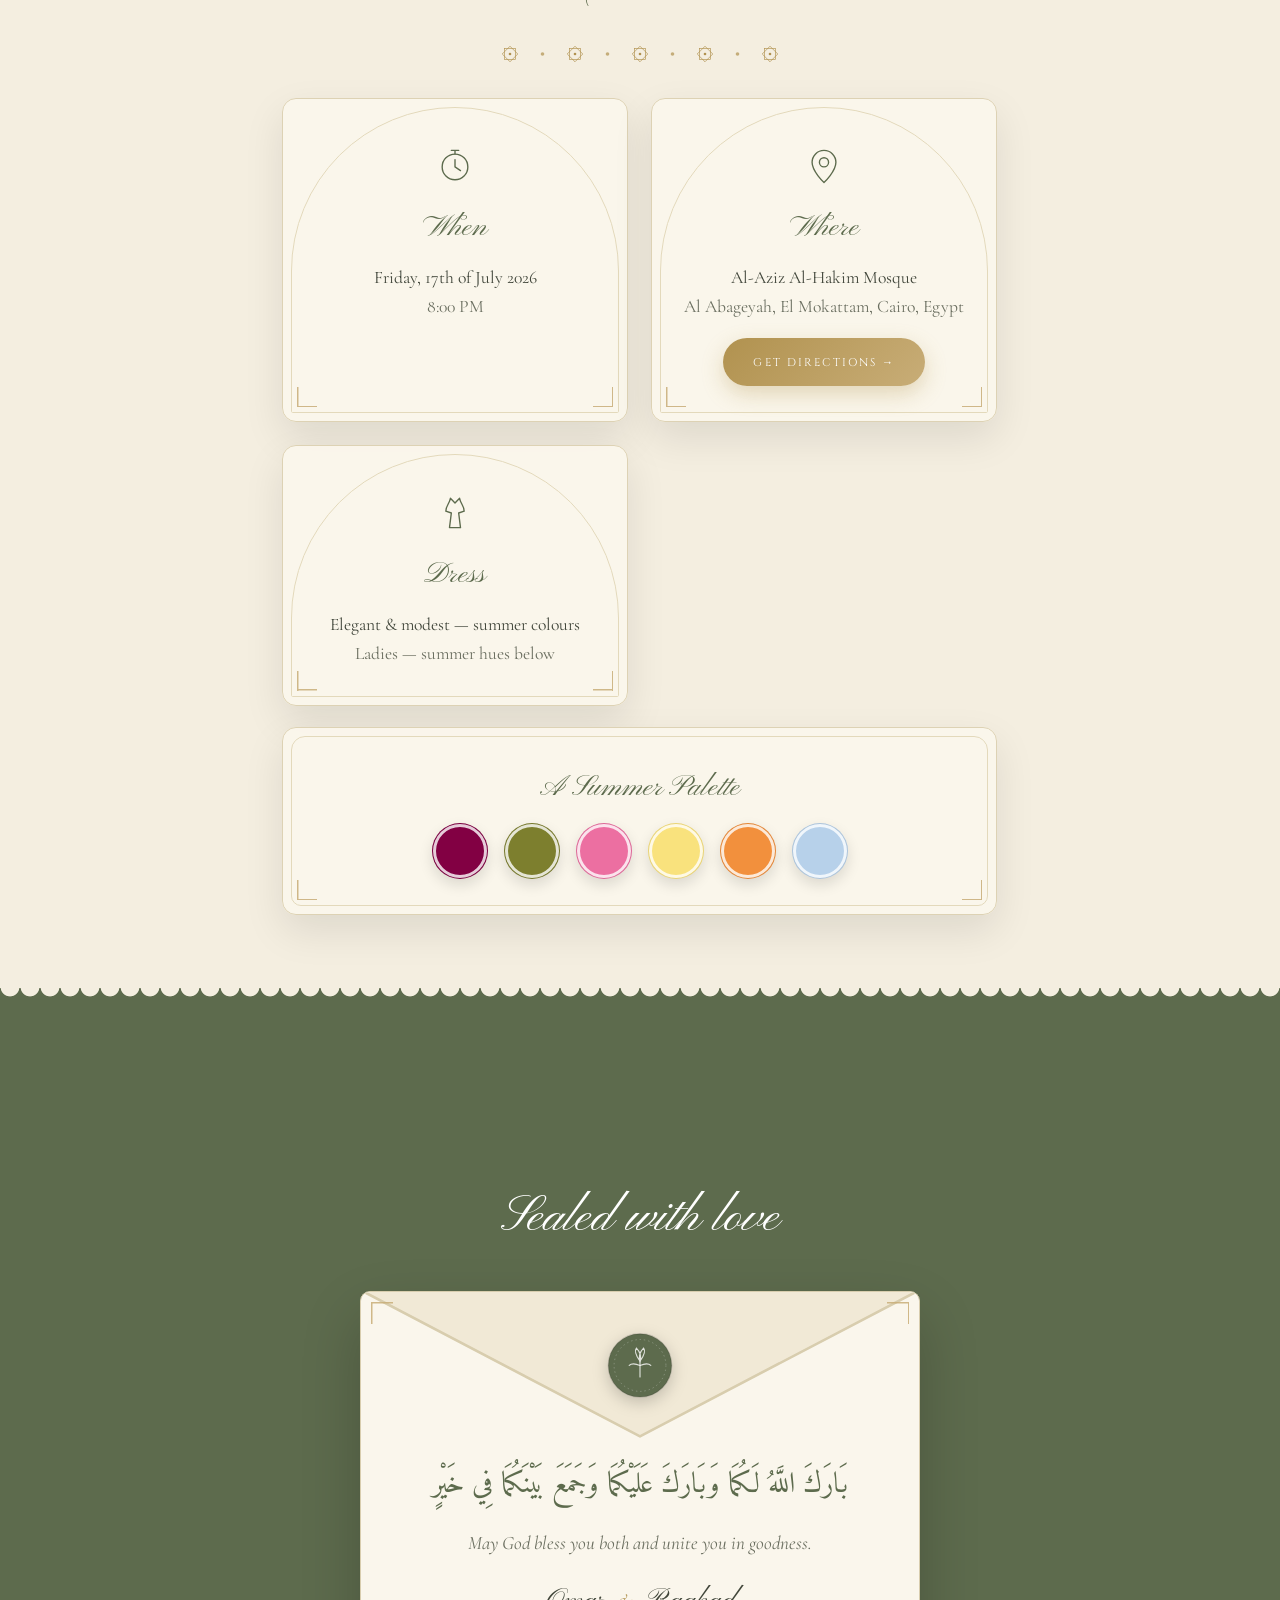
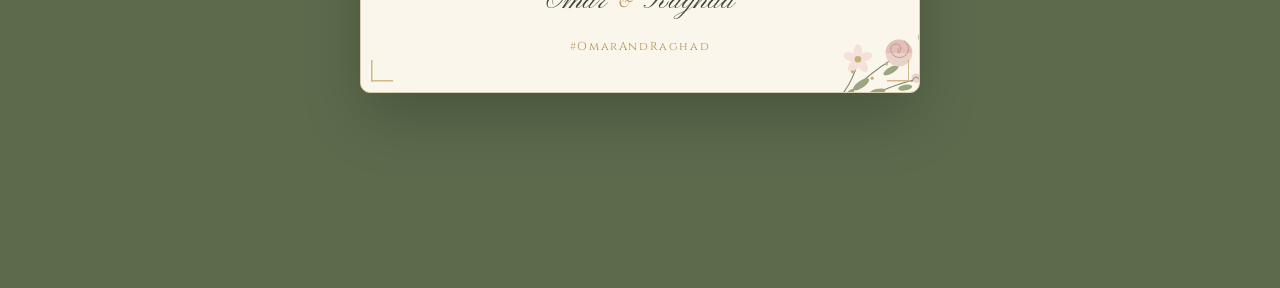
<file: wedding/index.html>
<!DOCTYPE html>
<html lang="en" dir="ltr">
<head>
  <meta charset="UTF-8" />
  <meta name="viewport" content="width=device-width, initial-scale=1.0, viewport-fit=cover" />
  <meta name="theme-color" content="#f4eee0" />
  <title>Omar &amp; Raghad — Wedding</title>
  <meta name="description" content="You are warmly invited to celebrate our Wedding." />

  <meta property="og:title" content="Omar & Raghad — You're Invited" />
  <meta property="og:description" content="Join us as we begin our journey together, insha'Allah." />
  <meta property="og:type" content="website" />
  <meta property="og:url" content="https://omar-raghad.online/wedding/" />
  <meta property="og:image" content="https://theaviator4.github.io/OR/wedding/assets/share.jpg" />
  <meta property="og:image:width" content="1200" />
  <meta property="og:image:height" content="630" />
  <meta name="twitter:card" content="summary_large_image" />
  <meta name="twitter:image" content="https://theaviator4.github.io/OR/wedding/assets/share.jpg" />

  <link rel="preconnect" href="https://fonts.googleapis.com" />
  <link rel="preconnect" href="https://fonts.gstatic.com" crossorigin />
  <link href="https://fonts.googleapis.com/css2?family=Cormorant+Garamond:ital,wght@0,400;0,500;0,600;1,400;1,500&family=Pinyon+Script&family=Cinzel:wght@400;500&family=Amiri:ital@0;1&display=swap" rel="stylesheet" />

  <link rel="stylesheet" href="v2.css" />
</head>
<body>

  <!-- Language toggle -->
  <nav class="version-toggle" aria-label="Language">
    <a href="index.html" class="version-toggle__opt is-active" aria-current="page">English</a>
    <a href="ar.html" class="version-toggle__opt" lang="ar">العربية</a>
  </nav>

  <!-- Sound toggle -->
  <button id="soundBtn" class="sound-btn" aria-label="Toggle sound">
    <span id="soundIcon">🔇</span>
  </button>

  <svg width="0" height="0" style="position:absolute" aria-hidden="true" focusable="false">
    <defs>
      <symbol id="star8" viewBox="0 0 40 40">
        <g fill="none" stroke="currentColor" stroke-width="1.3">
          <rect x="9" y="9" width="22" height="22"/>
          <rect x="9" y="9" width="22" height="22" transform="rotate(45 20 20)"/>
        </g>
        <circle cx="20" cy="20" r="2.6" fill="currentColor"/>
      </symbol>
      <symbol id="starband" viewBox="0 0 300 24">
        <use href="#star8" x="10"  y="2" width="20" height="20"/>
        <use href="#star8" x="75"  y="2" width="20" height="20"/>
        <use href="#star8" x="140" y="2" width="20" height="20"/>
        <use href="#star8" x="205" y="2" width="20" height="20"/>
        <use href="#star8" x="270" y="2" width="20" height="20"/>
        <g fill="currentColor" opacity=".7">
          <circle cx="52.5" cy="12" r="1.8"/><circle cx="117.5" cy="12" r="1.8"/>
          <circle cx="182.5" cy="12" r="1.8"/><circle cx="247.5" cy="12" r="1.8"/>
        </g>
      </symbol>
      <symbol id="crescent" viewBox="0 0 40 40">
        <path d="M27 4 A 16 16 0 1 0 36 22 A 12.5 12.5 0 1 1 27 4 Z" fill="currentColor"/>
      </symbol>
      <symbol id="bouquet" viewBox="0 0 160 120">
        <g fill="none" stroke="#7c8a67" stroke-width="1.4" stroke-linecap="round">
          <path d="M20 110 C 45 85 70 60 103 42"/>
          <path d="M30 112 C 60 95 90 80 124 72"/>
          <path d="M18 106 C 35 90 46 72 51 52"/>
        </g>
        <g fill="#9aa680">
          <ellipse cx="56" cy="78" rx="12" ry="4.5" transform="rotate(-35 56 78)"/>
          <ellipse cx="76" cy="88" rx="11" ry="4.2" transform="rotate(-15 76 88)"/>
          <ellipse cx="40" cy="92" rx="10" ry="4"   transform="rotate(-50 40 92)"/>
          <ellipse cx="94" cy="60" rx="11" ry="4"   transform="rotate(-30 94 60)"/>
          <ellipse cx="112" cy="82" rx="9" ry="3.6" transform="rotate(-10 112 82)"/>
        </g>
        <!-- main rose -->
        <circle cx="104" cy="38" r="17" fill="#e9d2c9"/>
        <path d="M87 38 a17 17 0 0 1 34 0" fill="#dcb2a9" opacity=".55"/>
        <g fill="none" stroke="#bb9188" stroke-width="1.1" stroke-linecap="round">
          <path d="M104 38 C 108 34 107 29 103 27 C 97 25 92 30 94 36 C 96 43 104 46 111 42 C 118 38 118 28 111 23"/>
          <path d="M104 38 C 102 36 102 33 104 32"/>
        </g>
        <!-- five-petal blossom -->
        <g transform="translate(52 46)">
          <g fill="#f4e2da">
            <ellipse cx="0" cy="-10" rx="5.5" ry="9"/>
            <ellipse cx="0" cy="-10" rx="5.5" ry="9" transform="rotate(72)"/>
            <ellipse cx="0" cy="-10" rx="5.5" ry="9" transform="rotate(144)"/>
            <ellipse cx="0" cy="-10" rx="5.5" ry="9" transform="rotate(216)"/>
            <ellipse cx="0" cy="-10" rx="5.5" ry="9" transform="rotate(288)"/>
          </g>
          <circle r="4.2" fill="#c8ad77"/>
        </g>
        <!-- bud -->
        <circle cx="126" cy="70" r="6" fill="#e9d2c9"/>
        <path d="M120 75 Q126 62 132 75" fill="none" stroke="#7c8a67" stroke-width="1.2"/>
        <!-- islamic crescent & star tucked into the flowers -->
        <use href="#crescent" x="126" y="8" width="22" height="22" style="color:#c8ad77"/>
        <use href="#star8" x="146" y="2" width="11" height="11" style="color:#c8ad77"/>
        <g fill="#c8ad77">
          <circle cx="70" cy="70" r="2"/><circle cx="88" cy="52" r="2"/><circle cx="45" cy="62" r="2"/>
        </g>
      </symbol>
      <symbol id="seal" viewBox="0 0 100 100">
        <circle cx="50" cy="50" r="44" fill="currentColor"/>
        <circle cx="50" cy="50" r="44" fill="none" stroke="#00000022" stroke-width="2"/>
        <circle cx="50" cy="50" r="36" fill="none" stroke="#ffffff55" stroke-width="1" stroke-dasharray="2 4"/>
        <g fill="none" stroke="#ffffffcc" stroke-width="1.6" stroke-linecap="round">
          <path d="M50 66 V 44"/>
          <path d="M50 44 C 44 36 42 30 45 26 C 50 31 52 38 50 44 C 48 38 50 31 55 26 C 58 30 56 36 50 44Z"/>
          <path d="M50 50 C 43 47 38 47 35 50 M50 50 C 57 47 62 47 65 50"/>
        </g>
      </symbol>
      <symbol id="ic-when" viewBox="0 0 48 48">
        <g fill="none" stroke="currentColor" stroke-width="1.5" stroke-linecap="round" stroke-linejoin="round">
          <circle cx="24" cy="25" r="14"/><path d="M24 17 V 25 L 30 29 M24 11 V 7 M20 7 H 28"/>
        </g>
      </symbol>
      <symbol id="ic-where" viewBox="0 0 48 48">
        <g fill="none" stroke="currentColor" stroke-width="1.5" stroke-linecap="round" stroke-linejoin="round">
          <path d="M24 42 C 24 42 37 30 37 20 A 13 13 0 0 0 11 20 C 11 30 24 42 24 42Z"/><circle cx="24" cy="20" r="5"/>
        </g>
      </symbol>
      <symbol id="ic-dress" viewBox="0 0 48 48">
        <g fill="none" stroke="currentColor" stroke-width="1.5" stroke-linecap="round" stroke-linejoin="round">
          <path d="M19 8 L 24 13 L 29 8 M19 8 C 18 14 14 16 14 22 L 20 24 L 18 40 H 30 L 28 24 L 34 22 C 34 16 30 14 29 8"/>
        </g>
      </symbol>
    </defs>
  </svg>

  <!-- ============ THE FILM PORTAL (fixed backdrop) ============ -->
  <!-- First view: the film inside a gold arch. Scrolling steps through the
       arch until the film fills the screen, then the veil fades it back. -->
  <div class="portal" id="portal" aria-hidden="true">
    <div class="portal__mask" id="portalMask">
      <video id="film" autoplay muted loop playsinline
             preload="auto" poster="assets/film-poster.jpg">
        <source src="assets/film-play.mp4" type="video/mp4" />
        <source src="assets/film-play.webm" type="video/webm" />
      </video>
    </div>
  </div>
  <div class="veil" id="veil" aria-hidden="true"></div>

  <!-- scroll runway: arch view -> inside the film -> fade to backdrop -->
  <section class="stage" id="stage">
    <div class="stage__cue" id="stageCue" aria-hidden="true">
      <span>scroll — step inside</span><span class="stage__cue-arrow">⌄</span>
    </div>
  </section>

  <!-- ============ THE INVITATION ============ -->
  <main class="content">

    <section class="block invite">
      <div class="card reveal">
        <p class="invite__bismillah st" lang="ar" dir="rtl">بِسْمِ اللَّهِ الرَّحْمَٰنِ الرَّحِيمِ</p>
        <p class="invite__eyebrow st">Together with their families</p>
        <h1 class="invite__names st">
          <span data-config="groom">Omar</span>
          <i class="invite__amp">&amp;</i>
          <span data-config="bride">Raghad</span>
        </h1>
        <p class="invite__line st">joyfully invite you to their <strong>Wedding</strong></p>
        <p class="invite__date st" data-config="dateLong">Friday, 17th of July 2026</p>

        <div class="divider st" aria-hidden="true">✦ ✦ ✦</div>

        <div class="countdown" id="countdownGrid" aria-live="polite">
          <div class="cd"><b id="cd-days">––</b><span>days</span></div>
          <div class="cd"><b id="cd-hours">––</b><span>hours</span></div>
          <div class="cd"><b id="cd-mins">––</b><span>min</span></div>
          <div class="cd"><b id="cd-secs">––</b><span>sec</span></div>
        </div>
        <p class="countdown-done" id="countdownMsg" hidden>Today is the day, alhamdulillah ✦</p>

        <div class="actions st">
          <a href="#" id="calBtn" class="btn btn--ghost">＋ Add to calendar</a>
          <a href="#" id="mapBtn" class="btn btn--gold">⌖ Get directions</a>
        </div>
      </div>
    </section>

    <section class="block details">
      <h2 class="block__title script reveal">The Celebration</h2>
      <svg class="starband reveal" viewBox="0 0 300 24" aria-hidden="true"><use href="#starband"/></svg>
      <div class="details__grid">
        <div class="arch-card reveal">
          <svg class="ico" viewBox="0 0 48 48" aria-hidden="true"><use href="#ic-when"/></svg>
          <h3 class="arch-card__head">When</h3>
          <p data-config="dateLong">Friday, 17 July 2026</p>
          <p class="muted" data-config="time">8:00 PM</p>
        </div>
        <div class="arch-card reveal">
          <svg class="ico" viewBox="0 0 48 48" aria-hidden="true"><use href="#ic-where"/></svg>
          <h3 class="arch-card__head">Where</h3>
          <p data-config="venue">Al-Aziz Al-Hakim Mosque</p>
          <p class="muted" data-config="address">Al Abageyah, El Mokattam, Cairo</p>
          <a href="#" id="mapBtn2" class="arch-card__link">Get directions →</a>
        </div>
        <div class="arch-card reveal">
          <svg class="ico" viewBox="0 0 48 48" aria-hidden="true"><use href="#ic-dress"/></svg>
          <h3 class="arch-card__head">Dress</h3>
          <p data-config="dress">Elegant &amp; modest</p>
          <p class="muted">Ladies — summer hues below</p>
        </div>
        <div class="arch-card arch-card--palette reveal">
          <h3 class="arch-card__head">A Summer Palette</h3>
          <div class="palette" id="paletteGrid"></div>
        </div>
      </div>
    </section>

    <section class="sage" id="closing">
      <div class="sage__lace" aria-hidden="true"></div>
      <p class="sage__sent script reveal">Sealed with love</p>

      <div class="env-back reveal">
        <svg class="env-back__flap" viewBox="0 0 340 96" preserveAspectRatio="none" aria-hidden="true">
          <path d="M2 0 L170 88 L338 0" fill="#f1e9d6" stroke="#d8cdae" stroke-width="1.6" stroke-linejoin="round"/>
        </svg>
        <div class="env-back__seal" aria-hidden="true"><svg viewBox="0 0 100 100"><use href="#seal"/></svg></div>
        <svg class="env-back__bouquet" viewBox="0 0 160 120" aria-hidden="true"><use href="#bouquet"/></svg>

        <p class="closing__ar st" lang="ar" dir="rtl">بَارَكَ اللَّهُ لَكُمَا وَبَارَكَ عَلَيْكُمَا وَجَمَعَ بَيْنَكُمَا فِي خَيْرٍ</p>
        <p class="closing__en st">May God bless you both and unite you in goodness.</p>
        <p class="names-line st">
          <span data-config="groom">Omar</span>
          <i>&amp;</i>
          <span data-config="bride">Raghad</span>
        </p>
        <p class="closing__hashtag st" data-config="hashtag">#OmarAndRaghad</p>
      </div>
    </section>
  </main>

  <script src="config.js"></script>
  <script src="v2.js"></script>
</body>
</html>
</file>
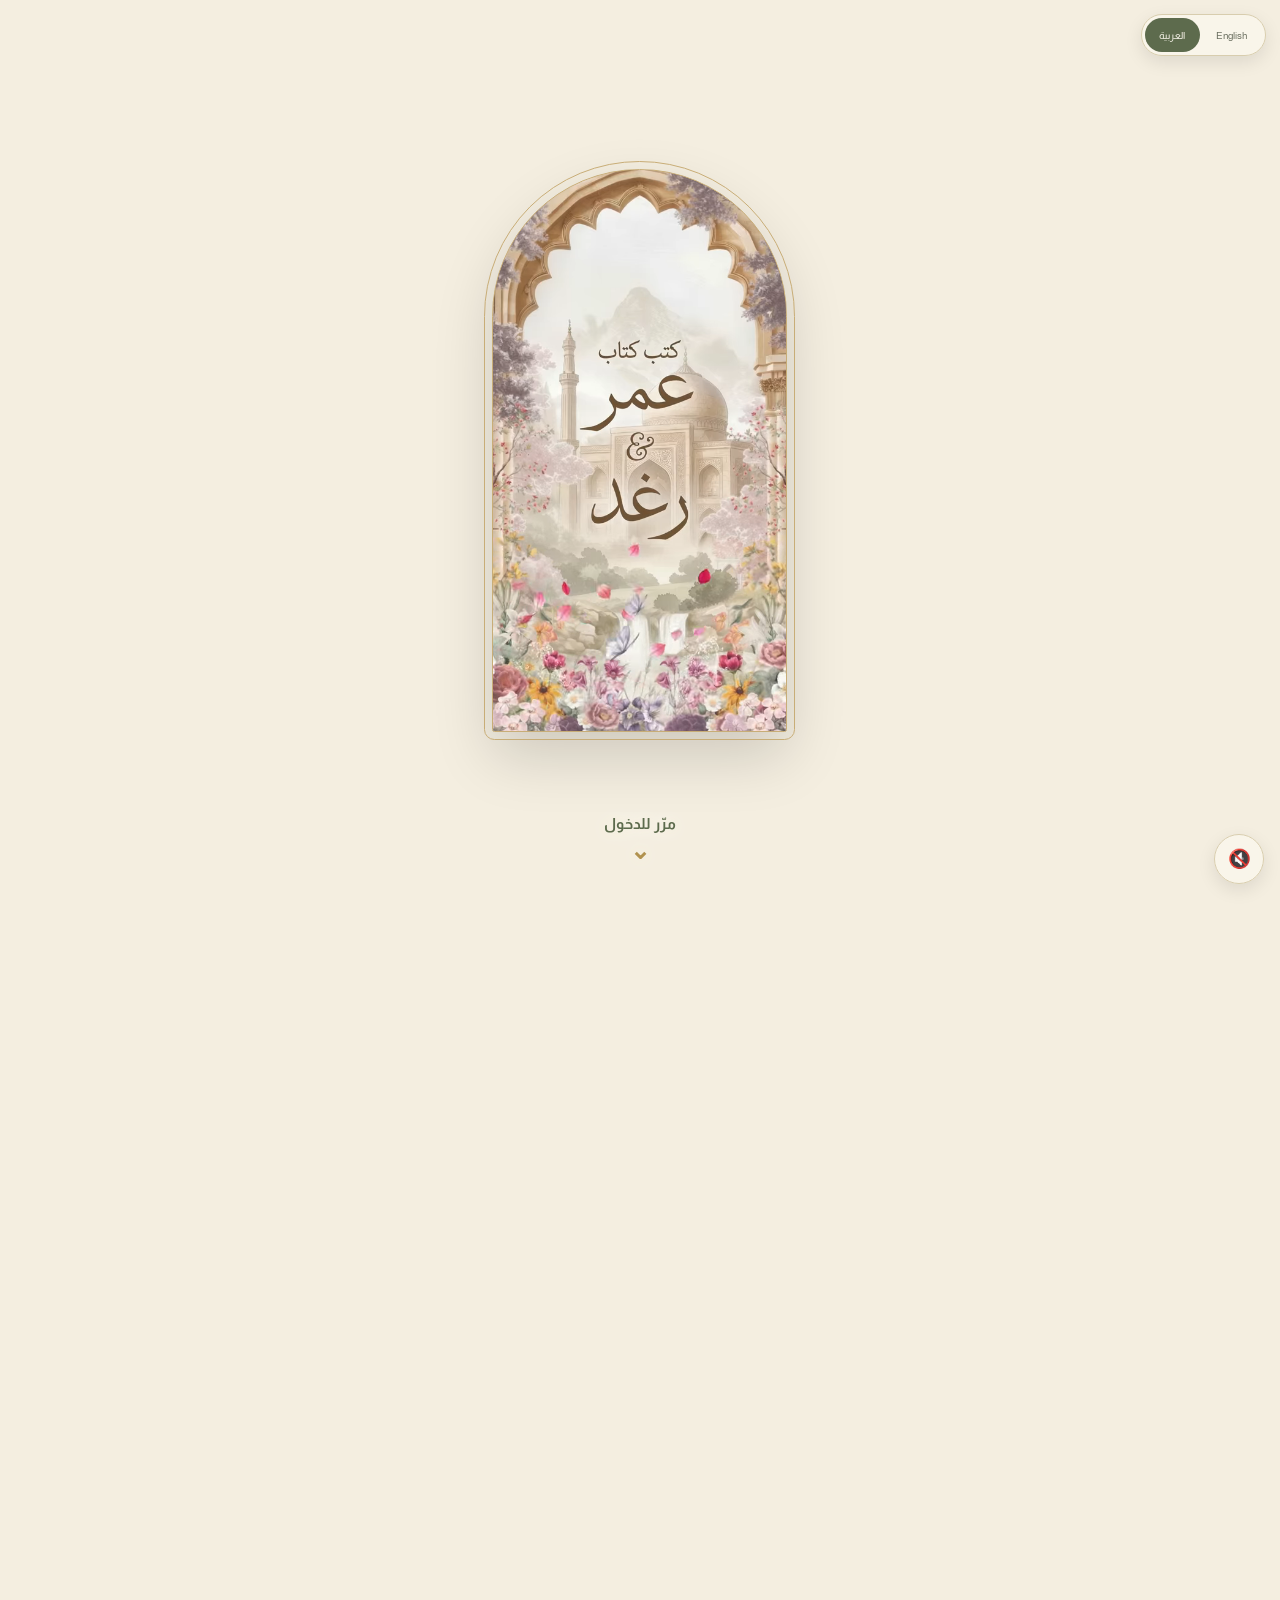
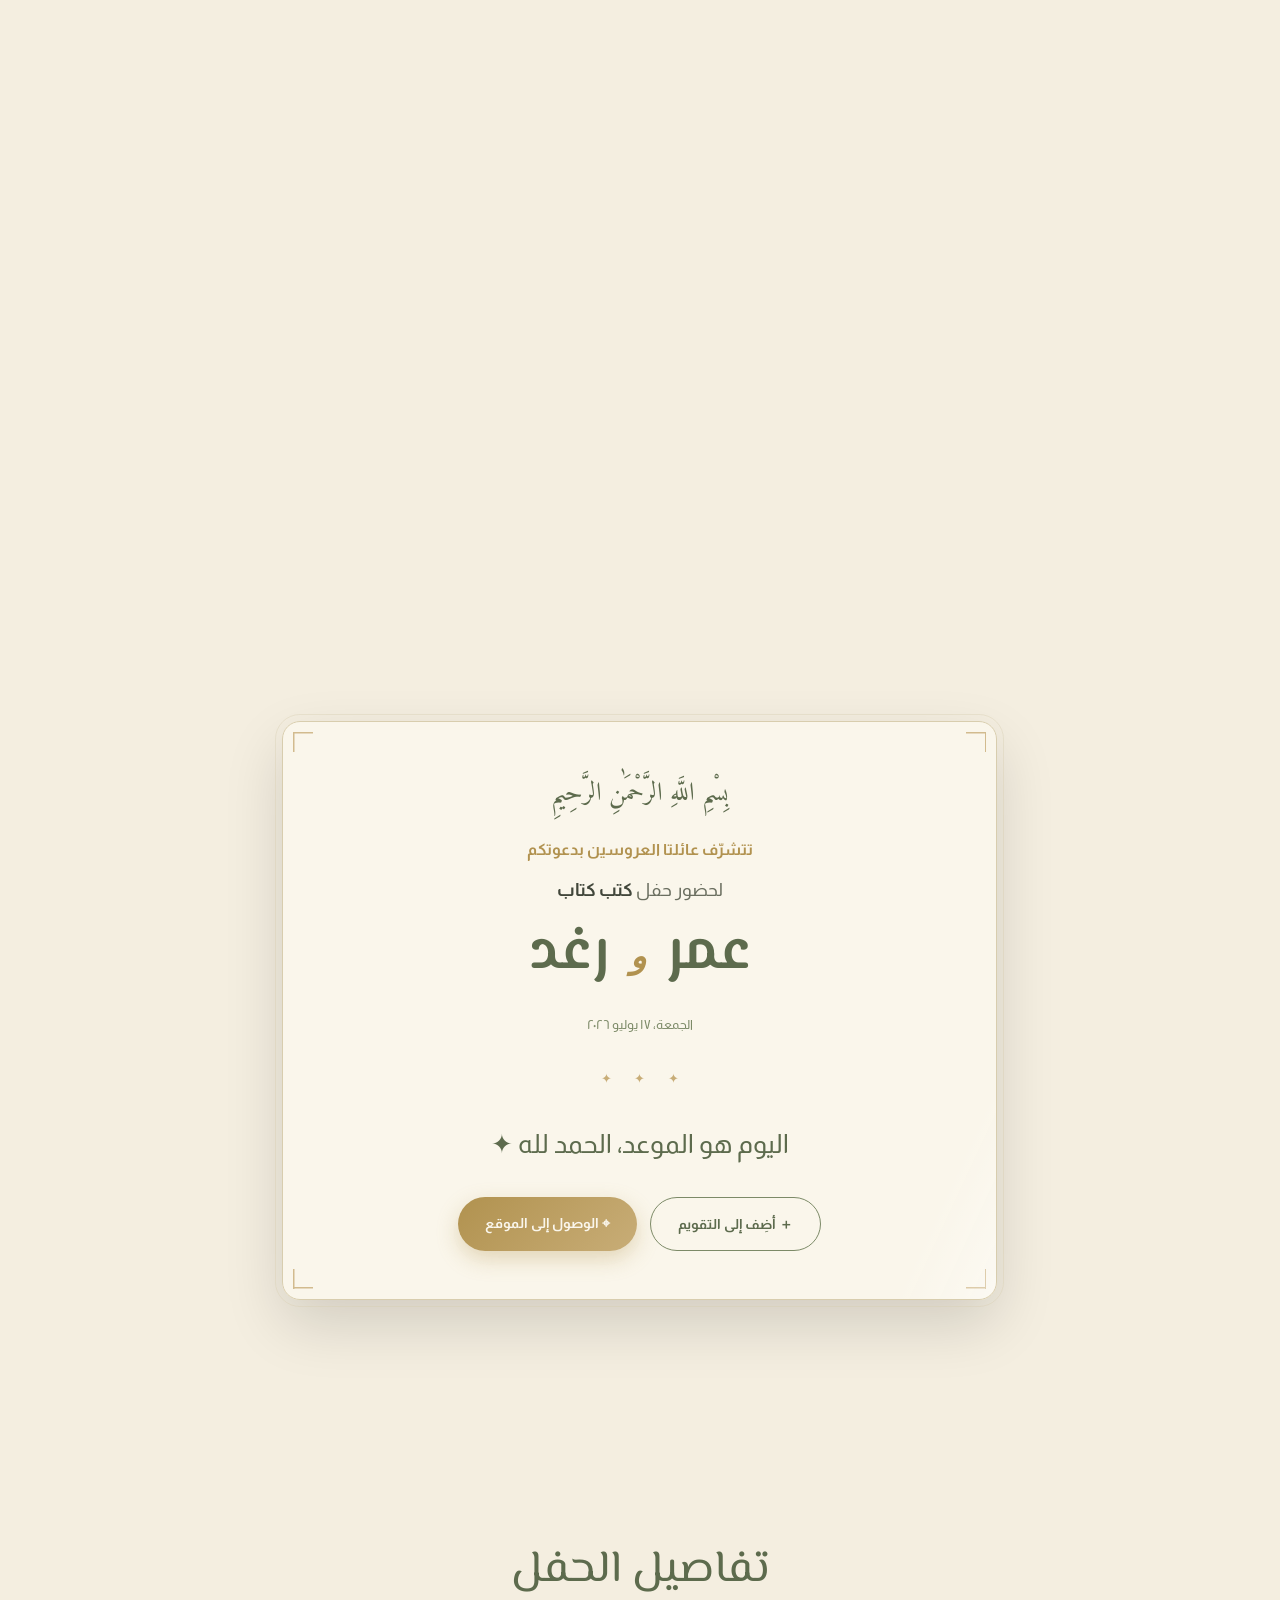
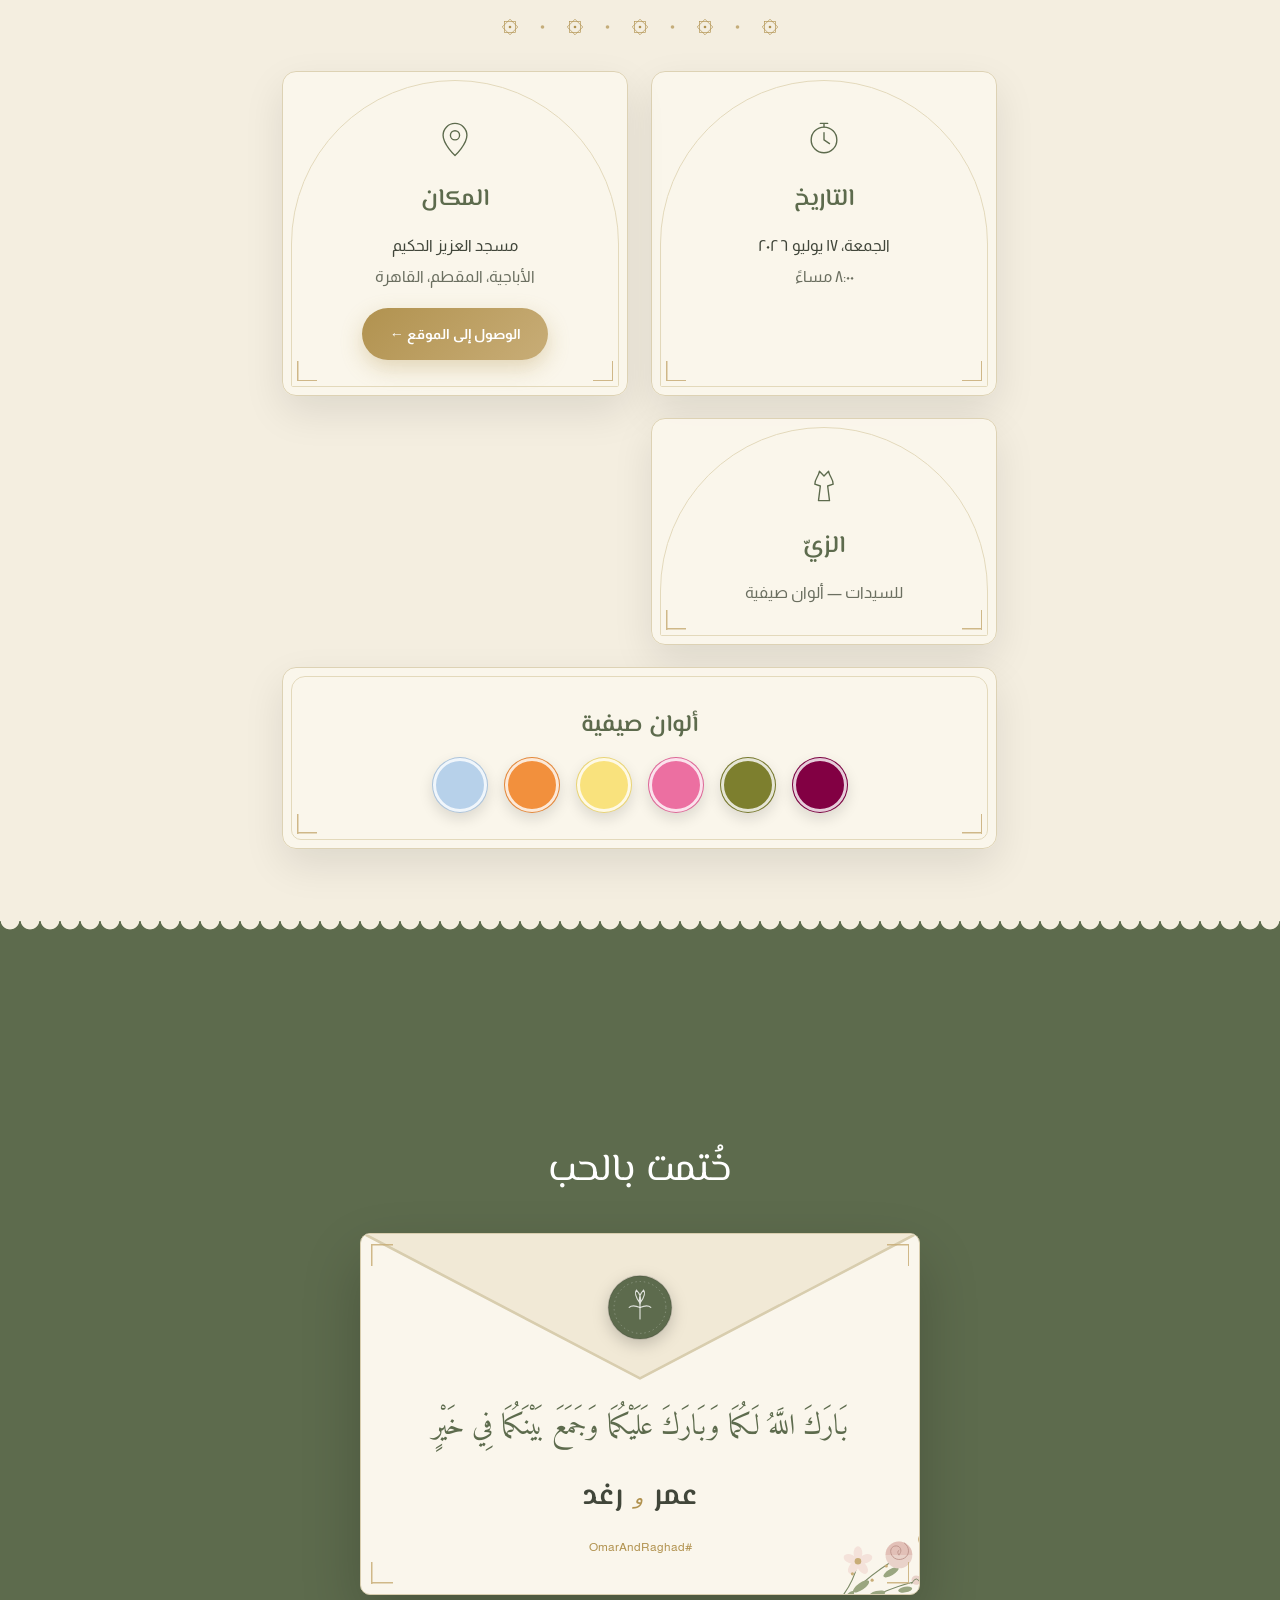
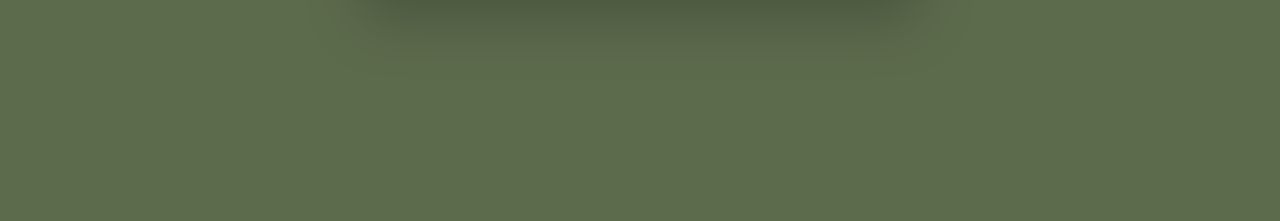
<file: ar.html>
<!DOCTYPE html>
<html lang="ar" dir="rtl">
<head>
  <meta charset="UTF-8" />
  <meta name="viewport" content="width=device-width, initial-scale=1.0, viewport-fit=cover" />
  <meta name="theme-color" content="#f4eee0" />
  <title>كتب كتاب عمر ورغد</title>
  <meta name="description" content="يسعدنا دعوتكم لحضور حفل كتب الكتاب." />

  <meta property="og:title" content="كتب كتاب عمر ورغد — أنتم مدعوون" />
  <meta property="og:description" content="شاركونا فرحتنا ببداية حياتنا معًا بإذن الله." />
  <meta property="og:type" content="website" />
  <meta property="og:url" content="https://omar-raghad.online/ar.html" />
  <meta property="og:image" content="https://theaviator4.github.io/OR/assets/share-ar.jpg" />
  <meta property="og:image:width" content="1200" />
  <meta property="og:image:height" content="630" />
  <meta name="twitter:card" content="summary_large_image" />
  <meta name="twitter:image" content="https://theaviator4.github.io/OR/assets/share-ar.jpg" />

  <link rel="preconnect" href="https://fonts.googleapis.com" />
  <link rel="preconnect" href="https://fonts.gstatic.com" crossorigin />
  <link href="https://fonts.googleapis.com/css2?family=Cormorant+Garamond:ital,wght@0,400;0,500;0,600;1,400;1,500&family=Pinyon+Script&family=Cinzel:wght@400;500&family=Amiri:ital@0;1&family=El+Messiri:wght@400;500;600;700&family=Almarai:wght@300;400;700&display=swap" rel="stylesheet" />

  <link rel="stylesheet" href="v2.css" />
</head>
<body>

  <!-- Language toggle -->
  <nav class="version-toggle" aria-label="Language">
    <a href="index.html" class="version-toggle__opt" lang="en">English</a>
    <a href="ar.html" class="version-toggle__opt is-active" aria-current="page">العربية</a>
  </nav>

  <!-- Sound toggle -->
  <button id="soundBtn" class="sound-btn" aria-label="تشغيل / كتم الصوت">
    <span id="soundIcon">🔇</span>
  </button>

  <svg width="0" height="0" style="position:absolute" aria-hidden="true" focusable="false">
    <defs>
      <symbol id="star8" viewBox="0 0 40 40">
        <g fill="none" stroke="currentColor" stroke-width="1.3">
          <rect x="9" y="9" width="22" height="22"/>
          <rect x="9" y="9" width="22" height="22" transform="rotate(45 20 20)"/>
        </g>
        <circle cx="20" cy="20" r="2.6" fill="currentColor"/>
      </symbol>
      <symbol id="starband" viewBox="0 0 300 24">
        <use href="#star8" x="10"  y="2" width="20" height="20"/>
        <use href="#star8" x="75"  y="2" width="20" height="20"/>
        <use href="#star8" x="140" y="2" width="20" height="20"/>
        <use href="#star8" x="205" y="2" width="20" height="20"/>
        <use href="#star8" x="270" y="2" width="20" height="20"/>
        <g fill="currentColor" opacity=".7">
          <circle cx="52.5" cy="12" r="1.8"/><circle cx="117.5" cy="12" r="1.8"/>
          <circle cx="182.5" cy="12" r="1.8"/><circle cx="247.5" cy="12" r="1.8"/>
        </g>
      </symbol>
      <symbol id="crescent" viewBox="0 0 40 40">
        <path d="M27 4 A 16 16 0 1 0 36 22 A 12.5 12.5 0 1 1 27 4 Z" fill="currentColor"/>
      </symbol>
      <symbol id="bouquet" viewBox="0 0 160 120">
        <g fill="none" stroke="#7c8a67" stroke-width="1.4" stroke-linecap="round">
          <path d="M20 110 C 45 85 70 60 103 42"/>
          <path d="M30 112 C 60 95 90 80 124 72"/>
          <path d="M18 106 C 35 90 46 72 51 52"/>
        </g>
        <g fill="#9aa680">
          <ellipse cx="56" cy="78" rx="12" ry="4.5" transform="rotate(-35 56 78)"/>
          <ellipse cx="76" cy="88" rx="11" ry="4.2" transform="rotate(-15 76 88)"/>
          <ellipse cx="40" cy="92" rx="10" ry="4"   transform="rotate(-50 40 92)"/>
          <ellipse cx="94" cy="60" rx="11" ry="4"   transform="rotate(-30 94 60)"/>
          <ellipse cx="112" cy="82" rx="9" ry="3.6" transform="rotate(-10 112 82)"/>
        </g>
        <!-- main rose -->
        <circle cx="104" cy="38" r="17" fill="#e9d2c9"/>
        <path d="M87 38 a17 17 0 0 1 34 0" fill="#dcb2a9" opacity=".55"/>
        <g fill="none" stroke="#bb9188" stroke-width="1.1" stroke-linecap="round">
          <path d="M104 38 C 108 34 107 29 103 27 C 97 25 92 30 94 36 C 96 43 104 46 111 42 C 118 38 118 28 111 23"/>
          <path d="M104 38 C 102 36 102 33 104 32"/>
        </g>
        <!-- five-petal blossom -->
        <g transform="translate(52 46)">
          <g fill="#f4e2da">
            <ellipse cx="0" cy="-10" rx="5.5" ry="9"/>
            <ellipse cx="0" cy="-10" rx="5.5" ry="9" transform="rotate(72)"/>
            <ellipse cx="0" cy="-10" rx="5.5" ry="9" transform="rotate(144)"/>
            <ellipse cx="0" cy="-10" rx="5.5" ry="9" transform="rotate(216)"/>
            <ellipse cx="0" cy="-10" rx="5.5" ry="9" transform="rotate(288)"/>
          </g>
          <circle r="4.2" fill="#c8ad77"/>
        </g>
        <!-- bud -->
        <circle cx="126" cy="70" r="6" fill="#e9d2c9"/>
        <path d="M120 75 Q126 62 132 75" fill="none" stroke="#7c8a67" stroke-width="1.2"/>
        <!-- islamic crescent & star tucked into the flowers -->
        <use href="#crescent" x="126" y="8" width="22" height="22" style="color:#c8ad77"/>
        <use href="#star8" x="146" y="2" width="11" height="11" style="color:#c8ad77"/>
        <g fill="#c8ad77">
          <circle cx="70" cy="70" r="2"/><circle cx="88" cy="52" r="2"/><circle cx="45" cy="62" r="2"/>
        </g>
      </symbol>
      <symbol id="seal" viewBox="0 0 100 100">
        <circle cx="50" cy="50" r="44" fill="currentColor"/>
        <circle cx="50" cy="50" r="44" fill="none" stroke="#00000022" stroke-width="2"/>
        <circle cx="50" cy="50" r="36" fill="none" stroke="#ffffff55" stroke-width="1" stroke-dasharray="2 4"/>
        <g fill="none" stroke="#ffffffcc" stroke-width="1.6" stroke-linecap="round">
          <path d="M50 66 V 44"/>
          <path d="M50 44 C 44 36 42 30 45 26 C 50 31 52 38 50 44 C 48 38 50 31 55 26 C 58 30 56 36 50 44Z"/>
          <path d="M50 50 C 43 47 38 47 35 50 M50 50 C 57 47 62 47 65 50"/>
        </g>
      </symbol>
      <symbol id="ic-when" viewBox="0 0 48 48">
        <g fill="none" stroke="currentColor" stroke-width="1.5" stroke-linecap="round" stroke-linejoin="round">
          <circle cx="24" cy="25" r="14"/><path d="M24 17 V 25 L 30 29 M24 11 V 7 M20 7 H 28"/>
        </g>
      </symbol>
      <symbol id="ic-where" viewBox="0 0 48 48">
        <g fill="none" stroke="currentColor" stroke-width="1.5" stroke-linecap="round" stroke-linejoin="round">
          <path d="M24 42 C 24 42 37 30 37 20 A 13 13 0 0 0 11 20 C 11 30 24 42 24 42Z"/><circle cx="24" cy="20" r="5"/>
        </g>
      </symbol>
      <symbol id="ic-dress" viewBox="0 0 48 48">
        <g fill="none" stroke="currentColor" stroke-width="1.5" stroke-linecap="round" stroke-linejoin="round">
          <path d="M19 8 L 24 13 L 29 8 M19 8 C 18 14 14 16 14 22 L 20 24 L 18 40 H 30 L 28 24 L 34 22 C 34 16 30 14 29 8"/>
        </g>
      </symbol>
    </defs>
  </svg>

  <!-- ============ THE FILM PORTAL (fixed backdrop) ============ -->
  <!-- First view: the film inside a gold arch. Scrolling steps through the
       arch until the film fills the screen, then the veil fades it back. -->
  <div class="portal" id="portal" aria-hidden="true">
    <div class="portal__mask" id="portalMask">
      <video id="film" autoplay muted loop playsinline
             preload="auto" poster="assets/film-ar-poster.jpg">
        <source src="assets/film-ar.mp4" type="video/mp4" />
        <source src="assets/film-ar.webm" type="video/webm" />
      </video>
    </div>
  </div>
  <div class="veil" id="veil" aria-hidden="true"></div>

  <!-- scroll runway: arch view -> inside the film -> fade to backdrop -->
  <section class="stage" id="stage">
    <div class="stage__cue" id="stageCue" aria-hidden="true">
      <span>مرّر للدخول</span><span class="stage__cue-arrow">⌄</span>
    </div>
  </section>

  <!-- ============ THE INVITATION ============ -->
  <main class="content">

    <section class="block invite">
      <div class="card reveal">
        <p class="invite__bismillah st" lang="ar" dir="rtl">بِسْمِ اللَّهِ الرَّحْمَٰنِ الرَّحِيمِ</p>
        <p class="invite__eyebrow st">تتشرّف عائلتا العروسين بدعوتكم</p>
        <p class="invite__line st">لحضور حفل <strong>كتب كتاب</strong></p>
        <h1 class="invite__names st">
          <span data-config="groomAr">عمر</span>
          <i class="invite__amp">و</i>
          <span data-config="brideAr">رغد</span>
        </h1>
        <p class="invite__date st" data-config="dateLongAr">الجمعة، ١٧ يوليو ٢٠٢٦</p>

        <div class="divider st" aria-hidden="true">✦ ✦ ✦</div>

        <div class="countdown" id="countdownGrid" aria-live="polite">
          <div class="cd"><b id="cd-days">––</b><span>يوم</span></div>
          <div class="cd"><b id="cd-hours">––</b><span>ساعة</span></div>
          <div class="cd"><b id="cd-mins">––</b><span>دقيقة</span></div>
          <div class="cd"><b id="cd-secs">––</b><span>ثانية</span></div>
        </div>
        <p class="countdown-done" id="countdownMsg" hidden>اليوم هو الموعد، الحمد لله ✦</p>

        <div class="actions st">
          <a href="#" id="calBtn" class="btn btn--ghost">＋ أضِف إلى التقويم</a>
          <a href="#" id="mapBtn" class="btn btn--gold">⌖ الوصول إلى الموقع</a>
        </div>
      </div>
    </section>

    <section class="block details">
      <h2 class="block__title script reveal">تفاصيل الحفل</h2>
      <svg class="starband reveal" viewBox="0 0 300 24" aria-hidden="true"><use href="#starband"/></svg>
      <div class="details__grid">
        <div class="arch-card reveal">
          <svg class="ico" viewBox="0 0 48 48" aria-hidden="true"><use href="#ic-when"/></svg>
          <h3 class="arch-card__head">التاريخ</h3>
          <p data-config="dateLongAr">الجمعة، ١٧ يوليو ٢٠٢٦</p>
          <p class="muted" data-config="timeAr">٨:٠٠ مساءً</p>
        </div>
        <div class="arch-card reveal">
          <svg class="ico" viewBox="0 0 48 48" aria-hidden="true"><use href="#ic-where"/></svg>
          <h3 class="arch-card__head">المكان</h3>
          <p data-config="venueAr">مسجد العزيز الحكيم</p>
          <p class="muted" data-config="addressAr">الأباجية، المقطم، القاهرة</p>
          <a href="#" id="mapBtn2" class="arch-card__link">الوصول إلى الموقع ←</a>
        </div>
        <div class="arch-card reveal">
          <svg class="ico" viewBox="0 0 48 48" aria-hidden="true"><use href="#ic-dress"/></svg>
          <h3 class="arch-card__head">الزيّ</h3>
          <p class="muted">للسيدات — ألوان صيفية</p>
        </div>
        <div class="arch-card arch-card--palette reveal">
          <h3 class="arch-card__head">ألوان صيفية</h3>
          <div class="palette" id="paletteGrid"></div>
        </div>
      </div>
    </section>

    <section class="sage" id="closing">
      <div class="sage__lace" aria-hidden="true"></div>
      <p class="sage__sent script reveal">خُتمت بالحب</p>

      <div class="env-back reveal">
        <svg class="env-back__flap" viewBox="0 0 340 96" preserveAspectRatio="none" aria-hidden="true">
          <path d="M2 0 L170 88 L338 0" fill="#f1e9d6" stroke="#d8cdae" stroke-width="1.6" stroke-linejoin="round"/>
        </svg>
        <div class="env-back__seal" aria-hidden="true"><svg viewBox="0 0 100 100"><use href="#seal"/></svg></div>
        <svg class="env-back__bouquet" viewBox="0 0 160 120" aria-hidden="true"><use href="#bouquet"/></svg>

        <p class="closing__ar st" lang="ar" dir="rtl">بَارَكَ اللَّهُ لَكُمَا وَبَارَكَ عَلَيْكُمَا وَجَمَعَ بَيْنَكُمَا فِي خَيْرٍ</p>
        
        <p class="names-line st">
          <span data-config="groomAr">عمر</span>
          <i>و</i>
          <span data-config="brideAr">رغد</span>
        </p>
        <p class="closing__hashtag st" data-config="hashtag">#OmarAndRaghad</p>
      </div>
    </section>
  </main>

  <script src="config.js"></script>
  <script src="v2.js"></script>
</body>
</html>
</file>
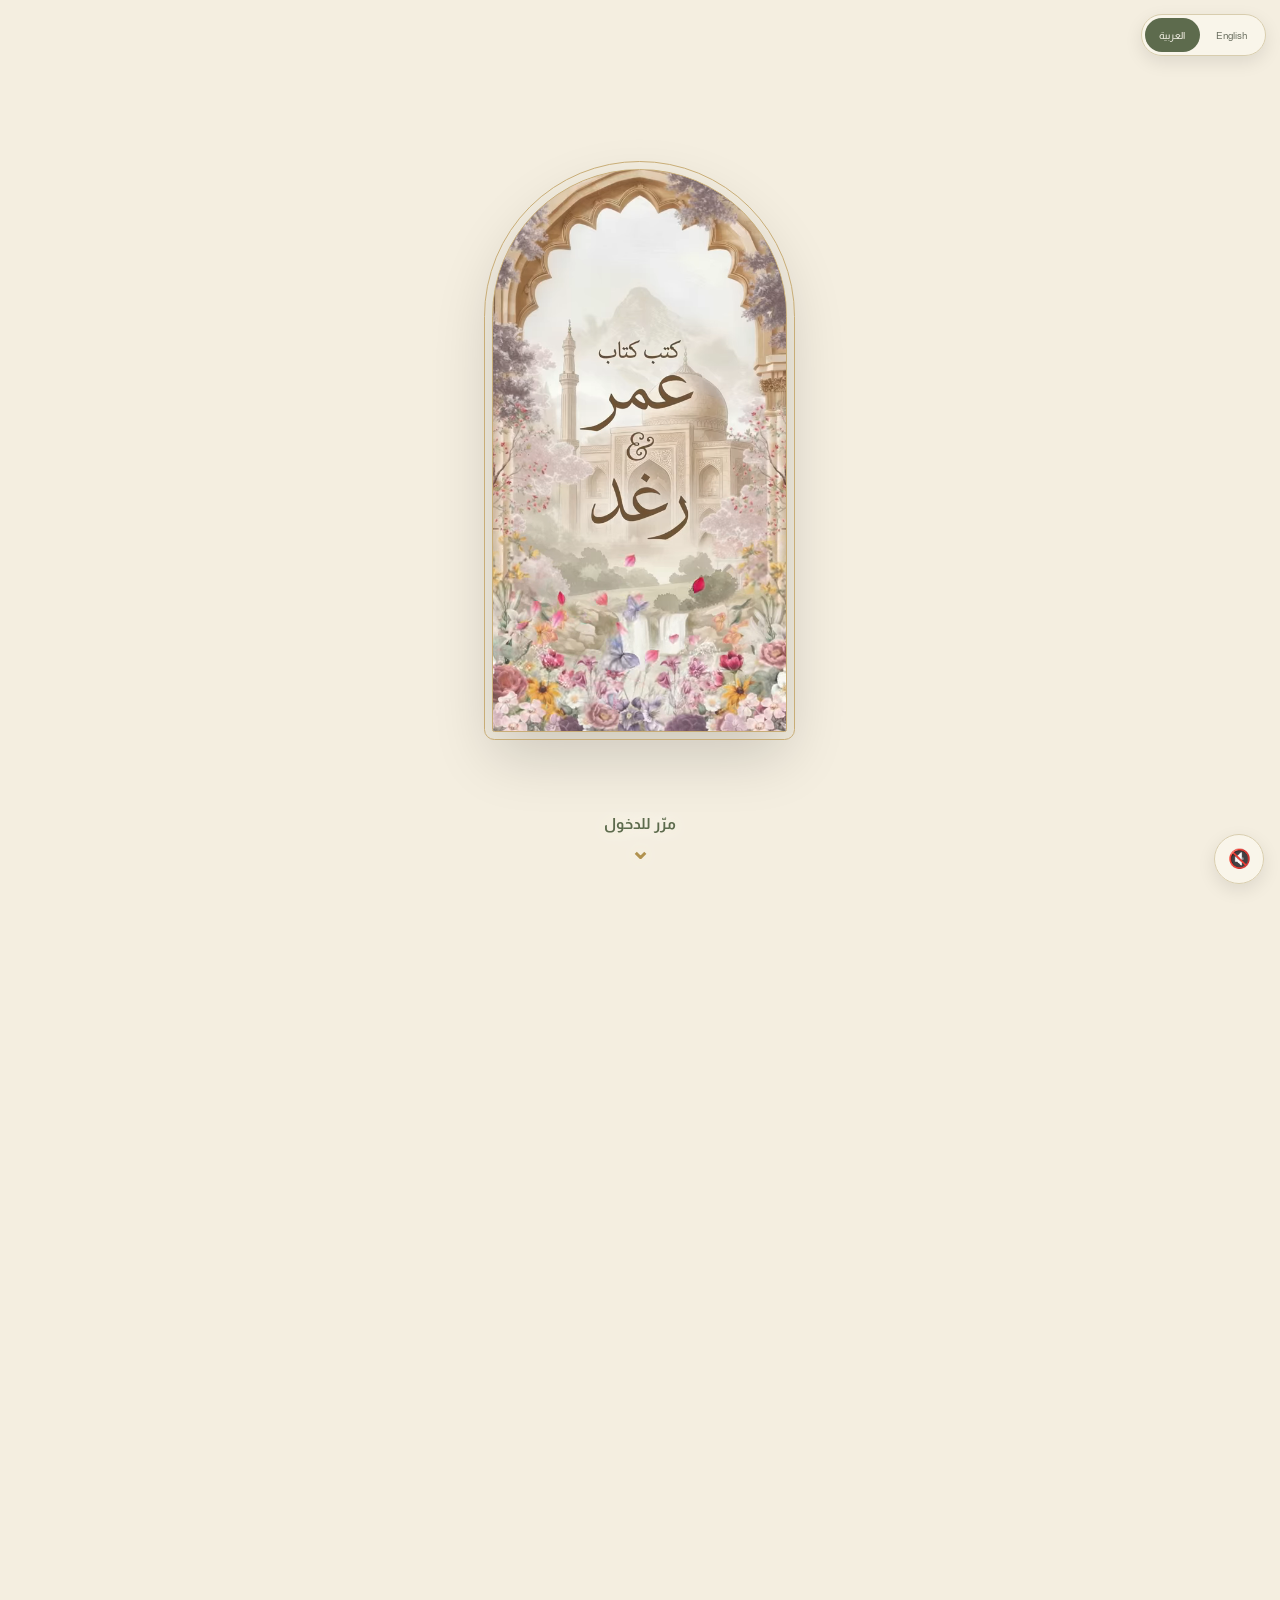
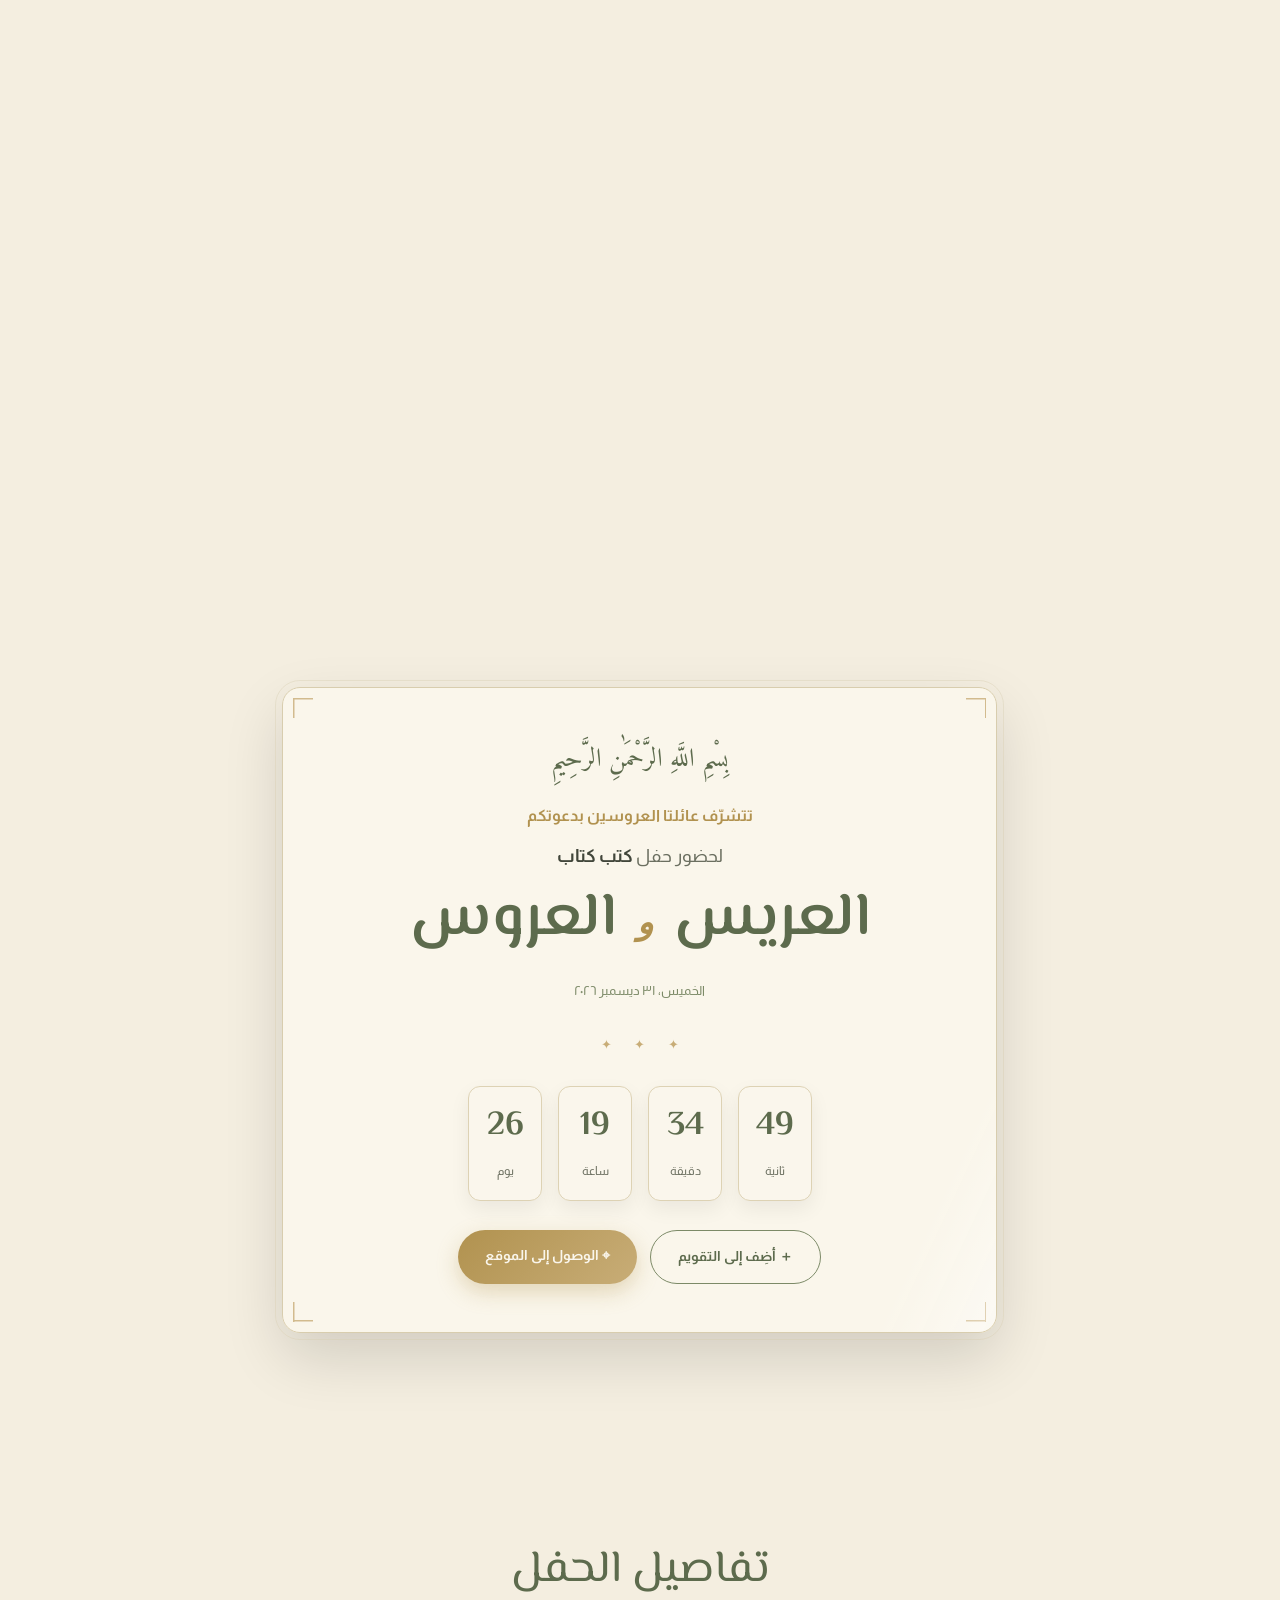
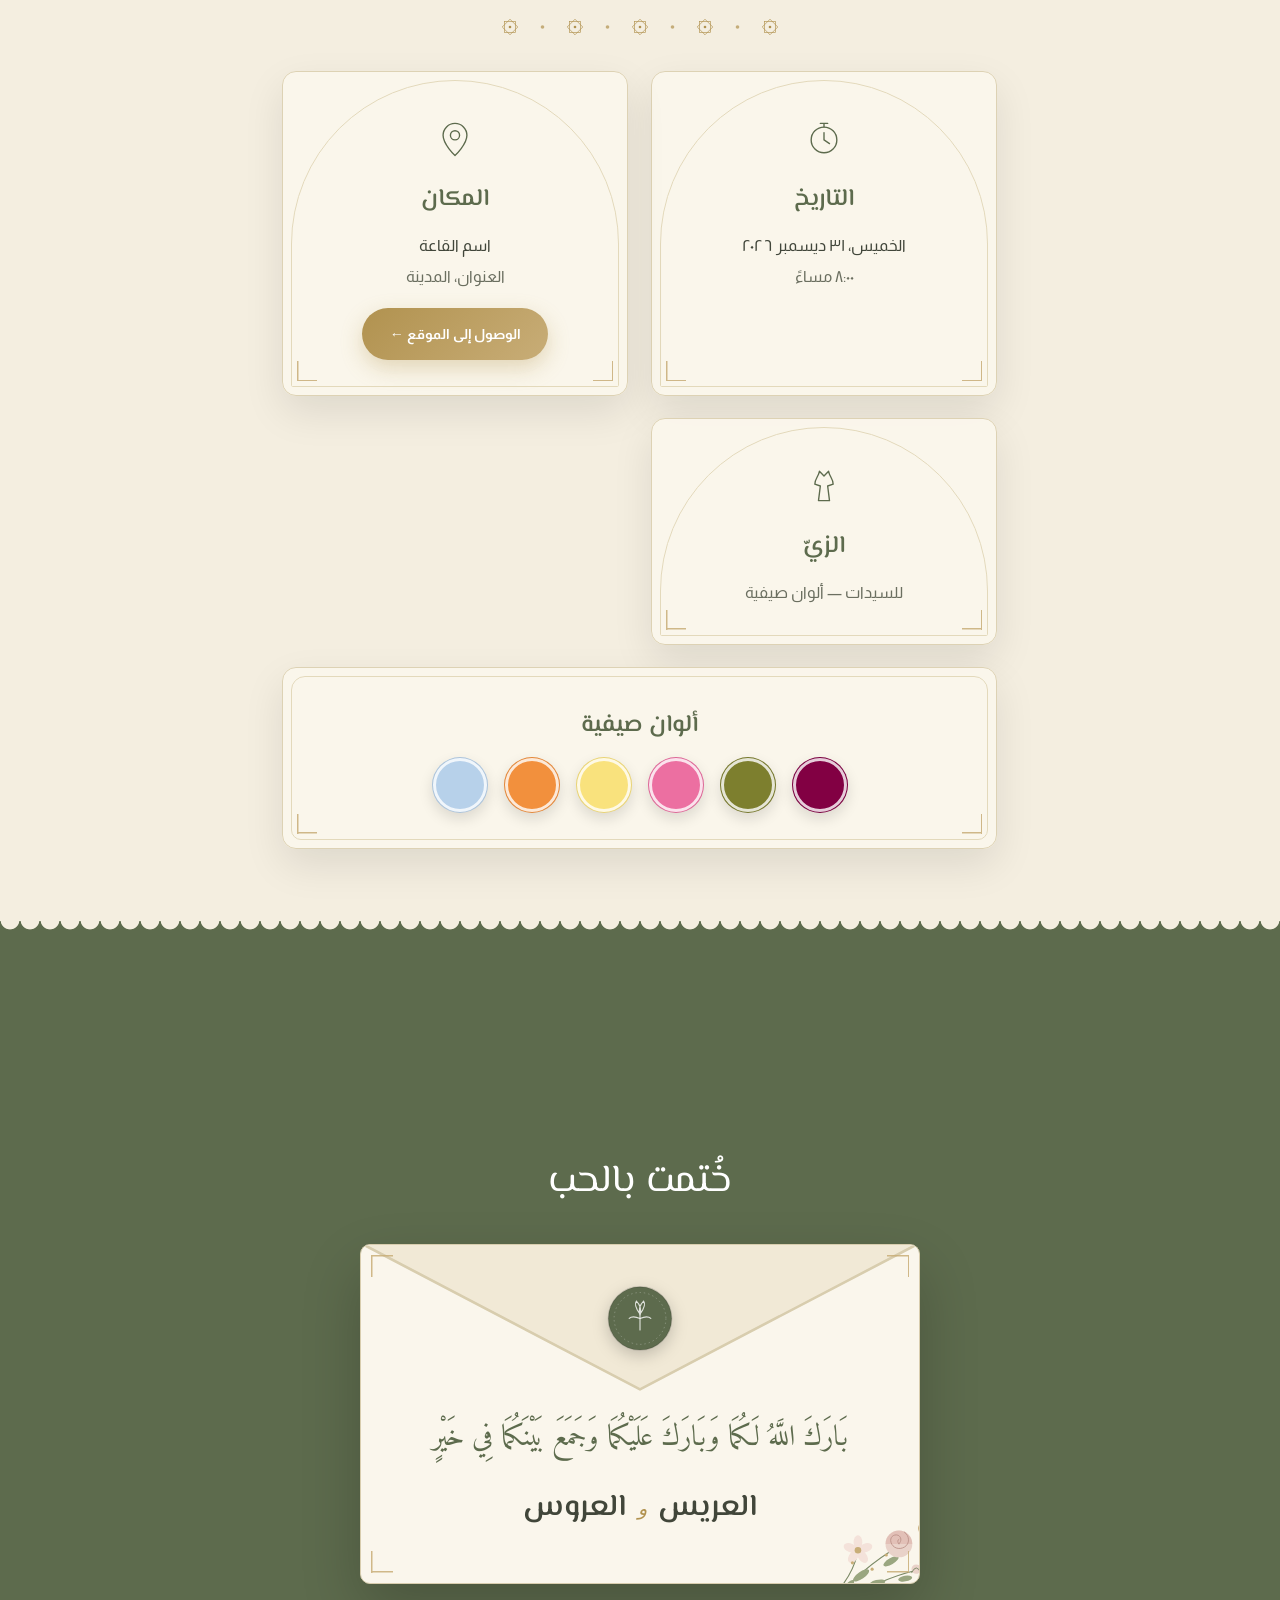
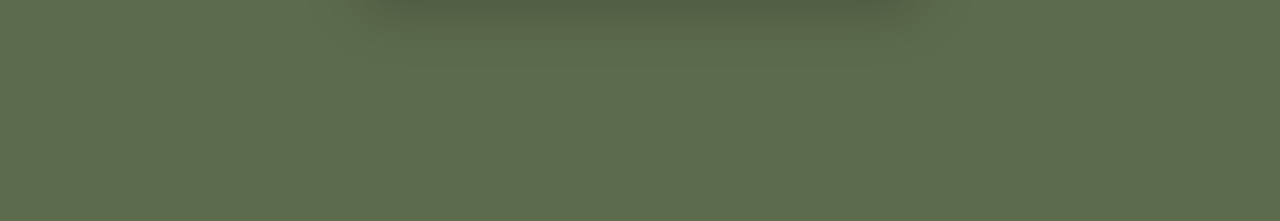
<file: new-invitation/ar.html>
<!DOCTYPE html>
<html lang="ar" dir="rtl">
<head>
  <meta charset="UTF-8" />
  <meta name="viewport" content="width=device-width, initial-scale=1.0, viewport-fit=cover" />
  <meta name="theme-color" content="#f4eee0" />
  <title>دعوة زفاف</title>
  <meta name="description" content="يسعدنا دعوتكم لحضور حفل كتب الكتاب." />

  <meta property="og:title" content="أنتم مدعوون" />
  <meta property="og:description" content="شاركونا فرحتنا ببداية حياتنا معًا بإذن الله." />
  <meta property="og:type" content="website" />
  <meta property="og:url" content="" />
  <meta property="og:image" content="https://theaviator4.github.io/OR/new-invitation/assets/share-ar.jpg" />
  <meta property="og:image:width" content="1200" />
  <meta property="og:image:height" content="630" />
  <meta name="twitter:card" content="summary_large_image" />
  <meta name="twitter:image" content="https://theaviator4.github.io/OR/new-invitation/assets/share-ar.jpg" />

  <link rel="preconnect" href="https://fonts.googleapis.com" />
  <link rel="preconnect" href="https://fonts.gstatic.com" crossorigin />
  <link href="https://fonts.googleapis.com/css2?family=Cormorant+Garamond:ital,wght@0,400;0,500;0,600;1,400;1,500&family=Pinyon+Script&family=Cinzel:wght@400;500&family=Amiri:ital@0;1&family=El+Messiri:wght@400;500;600;700&family=Almarai:wght@300;400;700&display=swap" rel="stylesheet" />

  <link rel="stylesheet" href="v2.css" />
</head>
<body>

  <!-- Language toggle -->
  <nav class="version-toggle" aria-label="Language">
    <a href="index.html" class="version-toggle__opt" lang="en">English</a>
    <a href="ar.html" class="version-toggle__opt is-active" aria-current="page">العربية</a>
  </nav>

  <!-- Sound toggle -->
  <button id="soundBtn" class="sound-btn" aria-label="تشغيل / كتم الصوت">
    <span id="soundIcon">🔇</span>
  </button>

  <svg width="0" height="0" style="position:absolute" aria-hidden="true" focusable="false">
    <defs>
      <symbol id="star8" viewBox="0 0 40 40">
        <g fill="none" stroke="currentColor" stroke-width="1.3">
          <rect x="9" y="9" width="22" height="22"/>
          <rect x="9" y="9" width="22" height="22" transform="rotate(45 20 20)"/>
        </g>
        <circle cx="20" cy="20" r="2.6" fill="currentColor"/>
      </symbol>
      <symbol id="starband" viewBox="0 0 300 24">
        <use href="#star8" x="10"  y="2" width="20" height="20"/>
        <use href="#star8" x="75"  y="2" width="20" height="20"/>
        <use href="#star8" x="140" y="2" width="20" height="20"/>
        <use href="#star8" x="205" y="2" width="20" height="20"/>
        <use href="#star8" x="270" y="2" width="20" height="20"/>
        <g fill="currentColor" opacity=".7">
          <circle cx="52.5" cy="12" r="1.8"/><circle cx="117.5" cy="12" r="1.8"/>
          <circle cx="182.5" cy="12" r="1.8"/><circle cx="247.5" cy="12" r="1.8"/>
        </g>
      </symbol>
      <symbol id="crescent" viewBox="0 0 40 40">
        <path d="M27 4 A 16 16 0 1 0 36 22 A 12.5 12.5 0 1 1 27 4 Z" fill="currentColor"/>
      </symbol>
      <symbol id="bouquet" viewBox="0 0 160 120">
        <g fill="none" stroke="#7c8a67" stroke-width="1.4" stroke-linecap="round">
          <path d="M20 110 C 45 85 70 60 103 42"/>
          <path d="M30 112 C 60 95 90 80 124 72"/>
          <path d="M18 106 C 35 90 46 72 51 52"/>
        </g>
        <g fill="#9aa680">
          <ellipse cx="56" cy="78" rx="12" ry="4.5" transform="rotate(-35 56 78)"/>
          <ellipse cx="76" cy="88" rx="11" ry="4.2" transform="rotate(-15 76 88)"/>
          <ellipse cx="40" cy="92" rx="10" ry="4"   transform="rotate(-50 40 92)"/>
          <ellipse cx="94" cy="60" rx="11" ry="4"   transform="rotate(-30 94 60)"/>
          <ellipse cx="112" cy="82" rx="9" ry="3.6" transform="rotate(-10 112 82)"/>
        </g>
        <!-- main rose -->
        <circle cx="104" cy="38" r="17" fill="#e9d2c9"/>
        <path d="M87 38 a17 17 0 0 1 34 0" fill="#dcb2a9" opacity=".55"/>
        <g fill="none" stroke="#bb9188" stroke-width="1.1" stroke-linecap="round">
          <path d="M104 38 C 108 34 107 29 103 27 C 97 25 92 30 94 36 C 96 43 104 46 111 42 C 118 38 118 28 111 23"/>
          <path d="M104 38 C 102 36 102 33 104 32"/>
        </g>
        <!-- five-petal blossom -->
        <g transform="translate(52 46)">
          <g fill="#f4e2da">
            <ellipse cx="0" cy="-10" rx="5.5" ry="9"/>
            <ellipse cx="0" cy="-10" rx="5.5" ry="9" transform="rotate(72)"/>
            <ellipse cx="0" cy="-10" rx="5.5" ry="9" transform="rotate(144)"/>
            <ellipse cx="0" cy="-10" rx="5.5" ry="9" transform="rotate(216)"/>
            <ellipse cx="0" cy="-10" rx="5.5" ry="9" transform="rotate(288)"/>
          </g>
          <circle r="4.2" fill="#c8ad77"/>
        </g>
        <!-- bud -->
        <circle cx="126" cy="70" r="6" fill="#e9d2c9"/>
        <path d="M120 75 Q126 62 132 75" fill="none" stroke="#7c8a67" stroke-width="1.2"/>
        <!-- islamic crescent & star tucked into the flowers -->
        <use href="#crescent" x="126" y="8" width="22" height="22" style="color:#c8ad77"/>
        <use href="#star8" x="146" y="2" width="11" height="11" style="color:#c8ad77"/>
        <g fill="#c8ad77">
          <circle cx="70" cy="70" r="2"/><circle cx="88" cy="52" r="2"/><circle cx="45" cy="62" r="2"/>
        </g>
      </symbol>
      <symbol id="seal" viewBox="0 0 100 100">
        <circle cx="50" cy="50" r="44" fill="currentColor"/>
        <circle cx="50" cy="50" r="44" fill="none" stroke="#00000022" stroke-width="2"/>
        <circle cx="50" cy="50" r="36" fill="none" stroke="#ffffff55" stroke-width="1" stroke-dasharray="2 4"/>
        <g fill="none" stroke="#ffffffcc" stroke-width="1.6" stroke-linecap="round">
          <path d="M50 66 V 44"/>
          <path d="M50 44 C 44 36 42 30 45 26 C 50 31 52 38 50 44 C 48 38 50 31 55 26 C 58 30 56 36 50 44Z"/>
          <path d="M50 50 C 43 47 38 47 35 50 M50 50 C 57 47 62 47 65 50"/>
        </g>
      </symbol>
      <symbol id="ic-when" viewBox="0 0 48 48">
        <g fill="none" stroke="currentColor" stroke-width="1.5" stroke-linecap="round" stroke-linejoin="round">
          <circle cx="24" cy="25" r="14"/><path d="M24 17 V 25 L 30 29 M24 11 V 7 M20 7 H 28"/>
        </g>
      </symbol>
      <symbol id="ic-where" viewBox="0 0 48 48">
        <g fill="none" stroke="currentColor" stroke-width="1.5" stroke-linecap="round" stroke-linejoin="round">
          <path d="M24 42 C 24 42 37 30 37 20 A 13 13 0 0 0 11 20 C 11 30 24 42 24 42Z"/><circle cx="24" cy="20" r="5"/>
        </g>
      </symbol>
      <symbol id="ic-dress" viewBox="0 0 48 48">
        <g fill="none" stroke="currentColor" stroke-width="1.5" stroke-linecap="round" stroke-linejoin="round">
          <path d="M19 8 L 24 13 L 29 8 M19 8 C 18 14 14 16 14 22 L 20 24 L 18 40 H 30 L 28 24 L 34 22 C 34 16 30 14 29 8"/>
        </g>
      </symbol>
    </defs>
  </svg>

  <!-- ============ THE FILM PORTAL (fixed backdrop) ============ -->
  <!-- First view: the film inside a gold arch. Scrolling steps through the
       arch until the film fills the screen, then the veil fades it back. -->
  <div class="portal" id="portal" aria-hidden="true">
    <div class="portal__mask" id="portalMask">
      <video id="film" autoplay muted loop playsinline
             preload="auto" poster="assets/film-ar-poster.jpg">
        <source src="assets/film-ar.mp4" type="video/mp4" />
        <source src="assets/film-ar.webm" type="video/webm" />
      </video>
    </div>
  </div>
  <div class="veil" id="veil" aria-hidden="true"></div>

  <!-- scroll runway: arch view -> inside the film -> fade to backdrop -->
  <section class="stage" id="stage">
    <div class="stage__cue" id="stageCue" aria-hidden="true">
      <span>مرّر للدخول</span><span class="stage__cue-arrow">⌄</span>
    </div>
  </section>

  <!-- ============ THE INVITATION ============ -->
  <main class="content">

    <section class="block invite">
      <div class="card reveal">
        <p class="invite__bismillah st" lang="ar" dir="rtl">بِسْمِ اللَّهِ الرَّحْمَٰنِ الرَّحِيمِ</p>
        <p class="invite__eyebrow st">تتشرّف عائلتا العروسين بدعوتكم</p>
        <p class="invite__line st">لحضور حفل <strong>كتب كتاب</strong></p>
        <h1 class="invite__names st">
          <span data-config="groomAr">العريس</span>
          <i class="invite__amp">و</i>
          <span data-config="brideAr">العروس</span>
        </h1>
        <p class="invite__date st" data-config="dateLongAr">الجمعة، ١٧ يوليو ٢٠٢٦</p>

        <div class="divider st" aria-hidden="true">✦ ✦ ✦</div>

        <div class="countdown" id="countdownGrid" aria-live="polite">
          <div class="cd"><b id="cd-days">––</b><span>يوم</span></div>
          <div class="cd"><b id="cd-hours">––</b><span>ساعة</span></div>
          <div class="cd"><b id="cd-mins">––</b><span>دقيقة</span></div>
          <div class="cd"><b id="cd-secs">––</b><span>ثانية</span></div>
        </div>
        <p class="countdown-done" id="countdownMsg" hidden>اليوم هو الموعد، الحمد لله ✦</p>

        <div class="actions st">
          <a href="#" id="calBtn" class="btn btn--ghost">＋ أضِف إلى التقويم</a>
          <a href="#" id="mapBtn" class="btn btn--gold">⌖ الوصول إلى الموقع</a>
        </div>
      </div>
    </section>

    <section class="block details">
      <h2 class="block__title script reveal">تفاصيل الحفل</h2>
      <svg class="starband reveal" viewBox="0 0 300 24" aria-hidden="true"><use href="#starband"/></svg>
      <div class="details__grid">
        <div class="arch-card reveal">
          <svg class="ico" viewBox="0 0 48 48" aria-hidden="true"><use href="#ic-when"/></svg>
          <h3 class="arch-card__head">التاريخ</h3>
          <p data-config="dateLongAr">الجمعة، ١٧ يوليو ٢٠٢٦</p>
          <p class="muted" data-config="timeAr">٨:٠٠ مساءً</p>
        </div>
        <div class="arch-card reveal">
          <svg class="ico" viewBox="0 0 48 48" aria-hidden="true"><use href="#ic-where"/></svg>
          <h3 class="arch-card__head">المكان</h3>
          <p data-config="venueAr">مسجد العزيز الحكيم</p>
          <p class="muted" data-config="addressAr">الأباجية، المقطم، القاهرة</p>
          <a href="#" id="mapBtn2" class="arch-card__link">الوصول إلى الموقع ←</a>
        </div>
        <div class="arch-card reveal">
          <svg class="ico" viewBox="0 0 48 48" aria-hidden="true"><use href="#ic-dress"/></svg>
          <h3 class="arch-card__head">الزيّ</h3>
          <p class="muted">للسيدات — ألوان صيفية</p>
        </div>
        <div class="arch-card arch-card--palette reveal">
          <h3 class="arch-card__head">ألوان صيفية</h3>
          <div class="palette" id="paletteGrid"></div>
        </div>
      </div>
    </section>

    <section class="sage" id="closing">
      <div class="sage__lace" aria-hidden="true"></div>
      <p class="sage__sent script reveal">خُتمت بالحب</p>

      <div class="env-back reveal">
        <svg class="env-back__flap" viewBox="0 0 340 96" preserveAspectRatio="none" aria-hidden="true">
          <path d="M2 0 L170 88 L338 0" fill="#f1e9d6" stroke="#d8cdae" stroke-width="1.6" stroke-linejoin="round"/>
        </svg>
        <div class="env-back__seal" aria-hidden="true"><svg viewBox="0 0 100 100"><use href="#seal"/></svg></div>
        <svg class="env-back__bouquet" viewBox="0 0 160 120" aria-hidden="true"><use href="#bouquet"/></svg>

        <p class="closing__ar st" lang="ar" dir="rtl">بَارَكَ اللَّهُ لَكُمَا وَبَارَكَ عَلَيْكُمَا وَجَمَعَ بَيْنَكُمَا فِي خَيْرٍ</p>
        
        <p class="names-line st">
          <span data-config="groomAr">العريس</span>
          <i>و</i>
          <span data-config="brideAr">العروس</span>
        </p>
        <p class="closing__hashtag st" data-config="hashtag"></p>
      </div>
    </section>
  </main>

  <script src="config.js"></script>
  <script src="v2.js"></script>
</body>
</html>
</file>
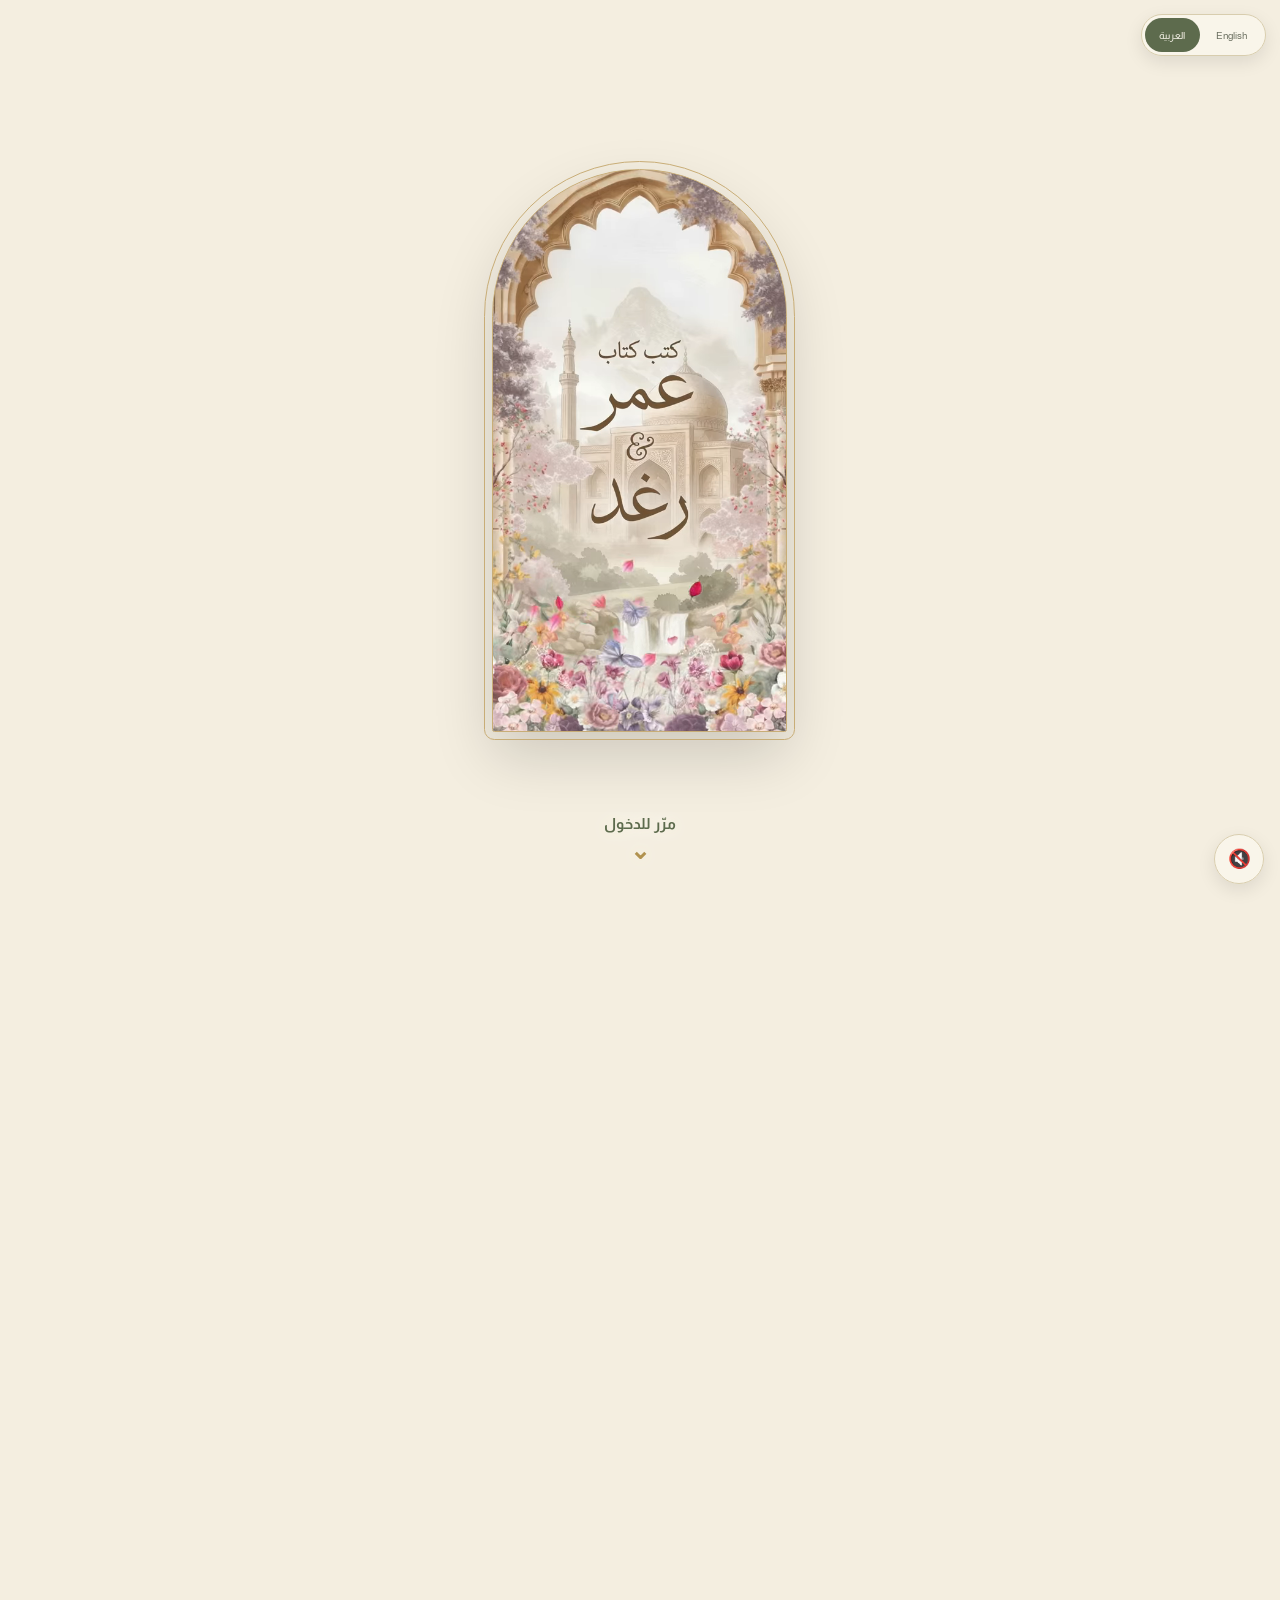
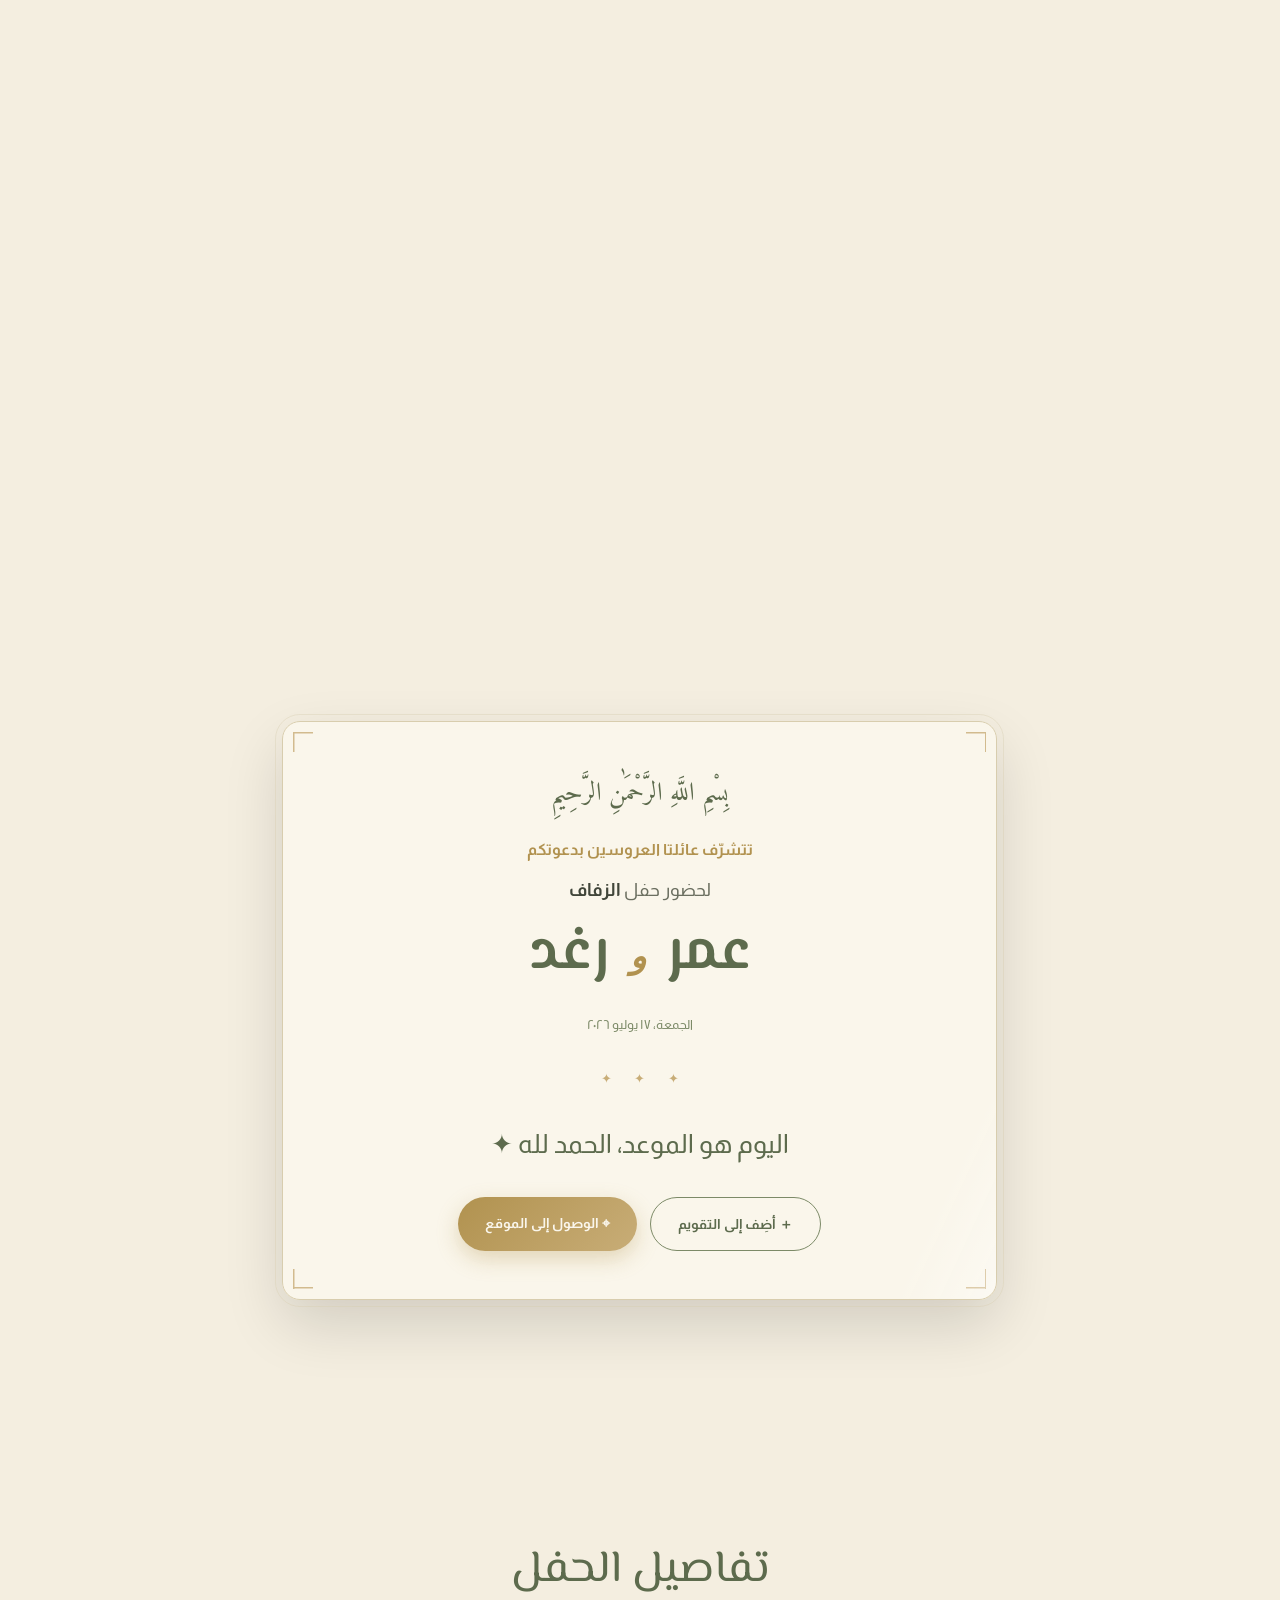
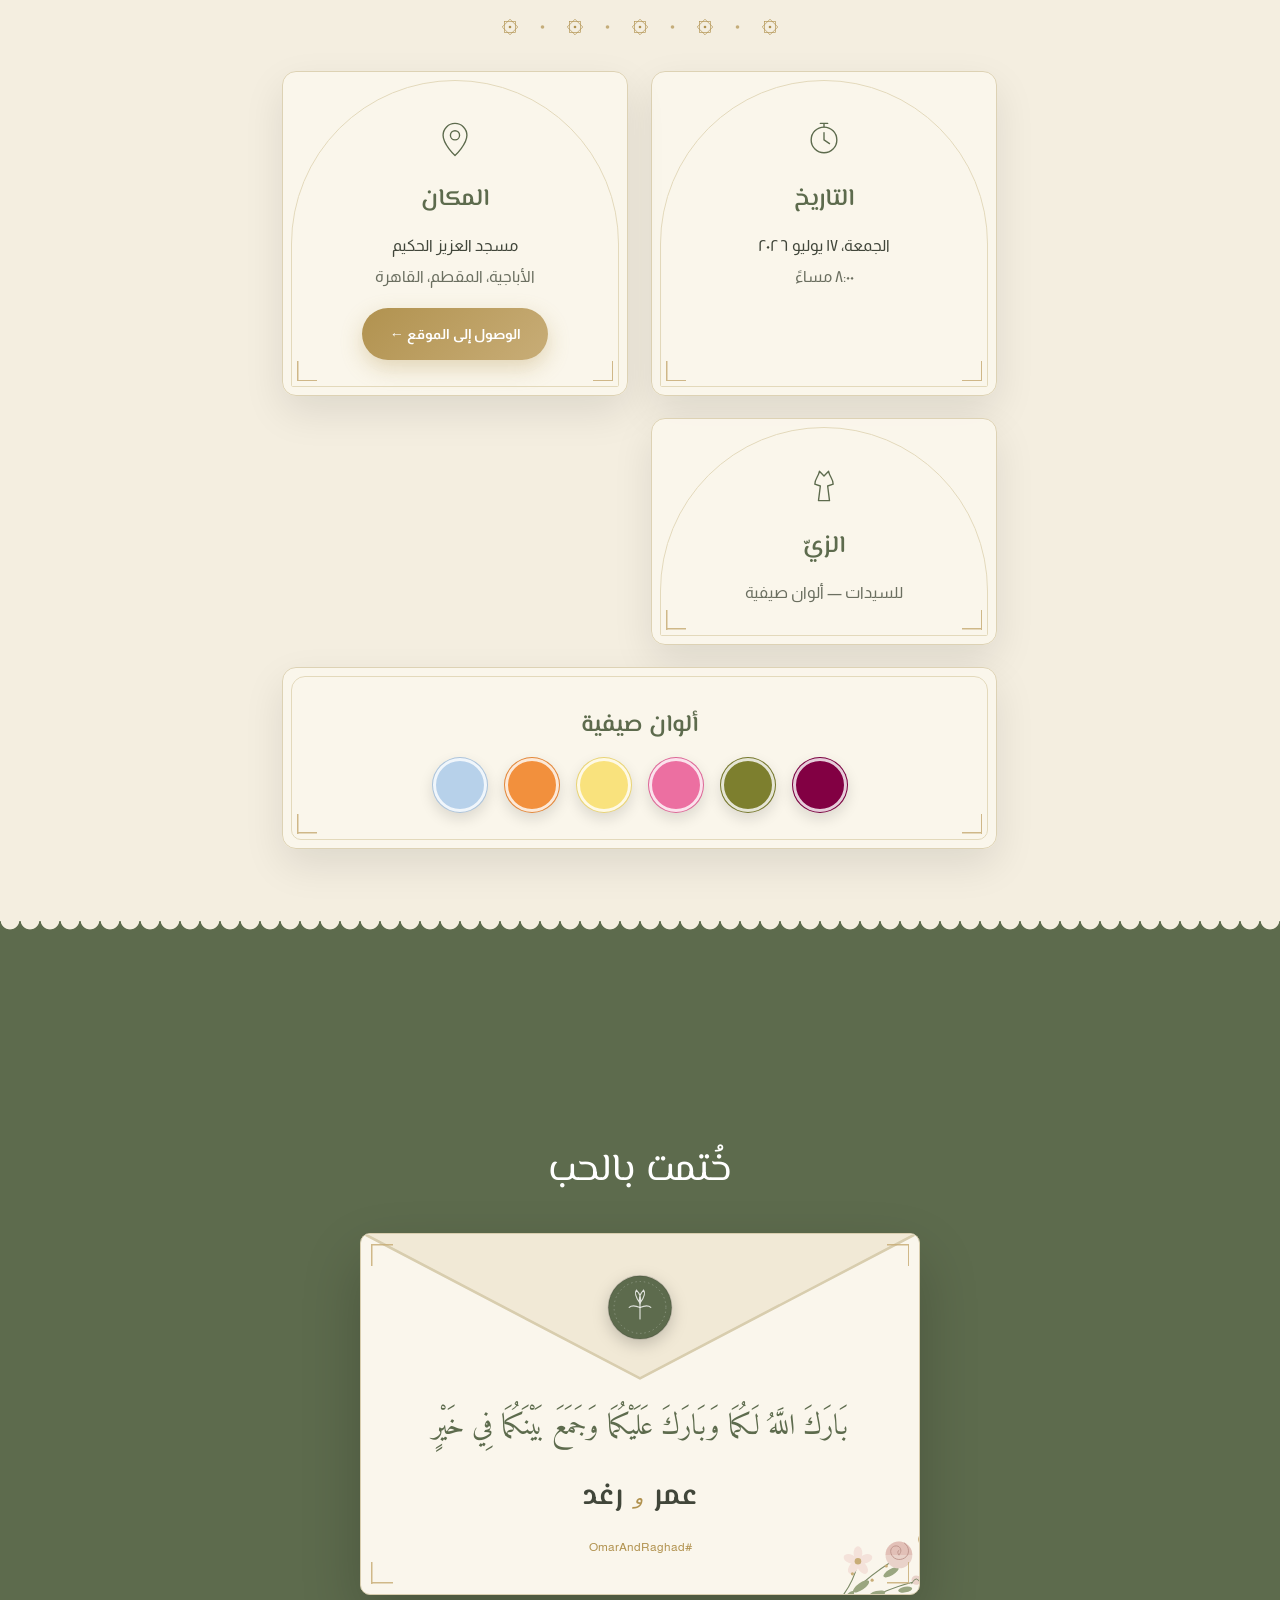
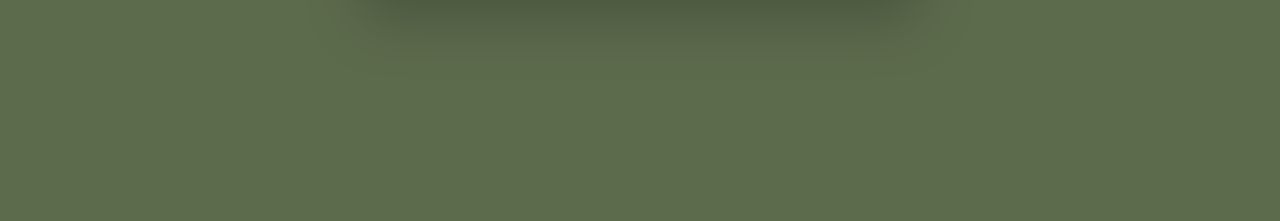
<file: wedding/ar.html>
<!DOCTYPE html>
<html lang="ar" dir="rtl">
<head>
  <meta charset="UTF-8" />
  <meta name="viewport" content="width=device-width, initial-scale=1.0, viewport-fit=cover" />
  <meta name="theme-color" content="#f4eee0" />
  <title>زفاف عمر ورغد</title>
  <meta name="description" content="يسعدنا دعوتكم لحضور حفل الزفاف." />

  <meta property="og:title" content="زفاف عمر ورغد — أنتم مدعوون" />
  <meta property="og:description" content="شاركونا فرحتنا ببداية حياتنا معًا بإذن الله." />
  <meta property="og:type" content="website" />
  <meta property="og:url" content="https://omar-raghad.online/wedding/ar.html" />
  <meta property="og:image" content="https://theaviator4.github.io/OR/wedding/assets/share-ar.jpg" />
  <meta property="og:image:width" content="1200" />
  <meta property="og:image:height" content="630" />
  <meta name="twitter:card" content="summary_large_image" />
  <meta name="twitter:image" content="https://theaviator4.github.io/OR/wedding/assets/share-ar.jpg" />

  <link rel="preconnect" href="https://fonts.googleapis.com" />
  <link rel="preconnect" href="https://fonts.gstatic.com" crossorigin />
  <link href="https://fonts.googleapis.com/css2?family=Cormorant+Garamond:ital,wght@0,400;0,500;0,600;1,400;1,500&family=Pinyon+Script&family=Cinzel:wght@400;500&family=Amiri:ital@0;1&family=El+Messiri:wght@400;500;600;700&family=Almarai:wght@300;400;700&display=swap" rel="stylesheet" />

  <link rel="stylesheet" href="v2.css" />
</head>
<body>

  <!-- Language toggle -->
  <nav class="version-toggle" aria-label="Language">
    <a href="index.html" class="version-toggle__opt" lang="en">English</a>
    <a href="ar.html" class="version-toggle__opt is-active" aria-current="page">العربية</a>
  </nav>

  <!-- Sound toggle -->
  <button id="soundBtn" class="sound-btn" aria-label="تشغيل / كتم الصوت">
    <span id="soundIcon">🔇</span>
  </button>

  <svg width="0" height="0" style="position:absolute" aria-hidden="true" focusable="false">
    <defs>
      <symbol id="star8" viewBox="0 0 40 40">
        <g fill="none" stroke="currentColor" stroke-width="1.3">
          <rect x="9" y="9" width="22" height="22"/>
          <rect x="9" y="9" width="22" height="22" transform="rotate(45 20 20)"/>
        </g>
        <circle cx="20" cy="20" r="2.6" fill="currentColor"/>
      </symbol>
      <symbol id="starband" viewBox="0 0 300 24">
        <use href="#star8" x="10"  y="2" width="20" height="20"/>
        <use href="#star8" x="75"  y="2" width="20" height="20"/>
        <use href="#star8" x="140" y="2" width="20" height="20"/>
        <use href="#star8" x="205" y="2" width="20" height="20"/>
        <use href="#star8" x="270" y="2" width="20" height="20"/>
        <g fill="currentColor" opacity=".7">
          <circle cx="52.5" cy="12" r="1.8"/><circle cx="117.5" cy="12" r="1.8"/>
          <circle cx="182.5" cy="12" r="1.8"/><circle cx="247.5" cy="12" r="1.8"/>
        </g>
      </symbol>
      <symbol id="crescent" viewBox="0 0 40 40">
        <path d="M27 4 A 16 16 0 1 0 36 22 A 12.5 12.5 0 1 1 27 4 Z" fill="currentColor"/>
      </symbol>
      <symbol id="bouquet" viewBox="0 0 160 120">
        <g fill="none" stroke="#7c8a67" stroke-width="1.4" stroke-linecap="round">
          <path d="M20 110 C 45 85 70 60 103 42"/>
          <path d="M30 112 C 60 95 90 80 124 72"/>
          <path d="M18 106 C 35 90 46 72 51 52"/>
        </g>
        <g fill="#9aa680">
          <ellipse cx="56" cy="78" rx="12" ry="4.5" transform="rotate(-35 56 78)"/>
          <ellipse cx="76" cy="88" rx="11" ry="4.2" transform="rotate(-15 76 88)"/>
          <ellipse cx="40" cy="92" rx="10" ry="4"   transform="rotate(-50 40 92)"/>
          <ellipse cx="94" cy="60" rx="11" ry="4"   transform="rotate(-30 94 60)"/>
          <ellipse cx="112" cy="82" rx="9" ry="3.6" transform="rotate(-10 112 82)"/>
        </g>
        <!-- main rose -->
        <circle cx="104" cy="38" r="17" fill="#e9d2c9"/>
        <path d="M87 38 a17 17 0 0 1 34 0" fill="#dcb2a9" opacity=".55"/>
        <g fill="none" stroke="#bb9188" stroke-width="1.1" stroke-linecap="round">
          <path d="M104 38 C 108 34 107 29 103 27 C 97 25 92 30 94 36 C 96 43 104 46 111 42 C 118 38 118 28 111 23"/>
          <path d="M104 38 C 102 36 102 33 104 32"/>
        </g>
        <!-- five-petal blossom -->
        <g transform="translate(52 46)">
          <g fill="#f4e2da">
            <ellipse cx="0" cy="-10" rx="5.5" ry="9"/>
            <ellipse cx="0" cy="-10" rx="5.5" ry="9" transform="rotate(72)"/>
            <ellipse cx="0" cy="-10" rx="5.5" ry="9" transform="rotate(144)"/>
            <ellipse cx="0" cy="-10" rx="5.5" ry="9" transform="rotate(216)"/>
            <ellipse cx="0" cy="-10" rx="5.5" ry="9" transform="rotate(288)"/>
          </g>
          <circle r="4.2" fill="#c8ad77"/>
        </g>
        <!-- bud -->
        <circle cx="126" cy="70" r="6" fill="#e9d2c9"/>
        <path d="M120 75 Q126 62 132 75" fill="none" stroke="#7c8a67" stroke-width="1.2"/>
        <!-- islamic crescent & star tucked into the flowers -->
        <use href="#crescent" x="126" y="8" width="22" height="22" style="color:#c8ad77"/>
        <use href="#star8" x="146" y="2" width="11" height="11" style="color:#c8ad77"/>
        <g fill="#c8ad77">
          <circle cx="70" cy="70" r="2"/><circle cx="88" cy="52" r="2"/><circle cx="45" cy="62" r="2"/>
        </g>
      </symbol>
      <symbol id="seal" viewBox="0 0 100 100">
        <circle cx="50" cy="50" r="44" fill="currentColor"/>
        <circle cx="50" cy="50" r="44" fill="none" stroke="#00000022" stroke-width="2"/>
        <circle cx="50" cy="50" r="36" fill="none" stroke="#ffffff55" stroke-width="1" stroke-dasharray="2 4"/>
        <g fill="none" stroke="#ffffffcc" stroke-width="1.6" stroke-linecap="round">
          <path d="M50 66 V 44"/>
          <path d="M50 44 C 44 36 42 30 45 26 C 50 31 52 38 50 44 C 48 38 50 31 55 26 C 58 30 56 36 50 44Z"/>
          <path d="M50 50 C 43 47 38 47 35 50 M50 50 C 57 47 62 47 65 50"/>
        </g>
      </symbol>
      <symbol id="ic-when" viewBox="0 0 48 48">
        <g fill="none" stroke="currentColor" stroke-width="1.5" stroke-linecap="round" stroke-linejoin="round">
          <circle cx="24" cy="25" r="14"/><path d="M24 17 V 25 L 30 29 M24 11 V 7 M20 7 H 28"/>
        </g>
      </symbol>
      <symbol id="ic-where" viewBox="0 0 48 48">
        <g fill="none" stroke="currentColor" stroke-width="1.5" stroke-linecap="round" stroke-linejoin="round">
          <path d="M24 42 C 24 42 37 30 37 20 A 13 13 0 0 0 11 20 C 11 30 24 42 24 42Z"/><circle cx="24" cy="20" r="5"/>
        </g>
      </symbol>
      <symbol id="ic-dress" viewBox="0 0 48 48">
        <g fill="none" stroke="currentColor" stroke-width="1.5" stroke-linecap="round" stroke-linejoin="round">
          <path d="M19 8 L 24 13 L 29 8 M19 8 C 18 14 14 16 14 22 L 20 24 L 18 40 H 30 L 28 24 L 34 22 C 34 16 30 14 29 8"/>
        </g>
      </symbol>
    </defs>
  </svg>

  <!-- ============ THE FILM PORTAL (fixed backdrop) ============ -->
  <!-- First view: the film inside a gold arch. Scrolling steps through the
       arch until the film fills the screen, then the veil fades it back. -->
  <div class="portal" id="portal" aria-hidden="true">
    <div class="portal__mask" id="portalMask">
      <video id="film" autoplay muted loop playsinline
             preload="auto" poster="assets/film-ar-poster.jpg">
        <source src="assets/film-ar.mp4" type="video/mp4" />
        <source src="assets/film-ar.webm" type="video/webm" />
      </video>
    </div>
  </div>
  <div class="veil" id="veil" aria-hidden="true"></div>

  <!-- scroll runway: arch view -> inside the film -> fade to backdrop -->
  <section class="stage" id="stage">
    <div class="stage__cue" id="stageCue" aria-hidden="true">
      <span>مرّر للدخول</span><span class="stage__cue-arrow">⌄</span>
    </div>
  </section>

  <!-- ============ THE INVITATION ============ -->
  <main class="content">

    <section class="block invite">
      <div class="card reveal">
        <p class="invite__bismillah st" lang="ar" dir="rtl">بِسْمِ اللَّهِ الرَّحْمَٰنِ الرَّحِيمِ</p>
        <p class="invite__eyebrow st">تتشرّف عائلتا العروسين بدعوتكم</p>
        <p class="invite__line st">لحضور حفل <strong>الزفاف</strong></p>
        <h1 class="invite__names st">
          <span data-config="groomAr">عمر</span>
          <i class="invite__amp">و</i>
          <span data-config="brideAr">رغد</span>
        </h1>
        <p class="invite__date st" data-config="dateLongAr">الجمعة، ١٧ يوليو ٢٠٢٦</p>

        <div class="divider st" aria-hidden="true">✦ ✦ ✦</div>

        <div class="countdown" id="countdownGrid" aria-live="polite">
          <div class="cd"><b id="cd-days">––</b><span>يوم</span></div>
          <div class="cd"><b id="cd-hours">––</b><span>ساعة</span></div>
          <div class="cd"><b id="cd-mins">––</b><span>دقيقة</span></div>
          <div class="cd"><b id="cd-secs">––</b><span>ثانية</span></div>
        </div>
        <p class="countdown-done" id="countdownMsg" hidden>اليوم هو الموعد، الحمد لله ✦</p>

        <div class="actions st">
          <a href="#" id="calBtn" class="btn btn--ghost">＋ أضِف إلى التقويم</a>
          <a href="#" id="mapBtn" class="btn btn--gold">⌖ الوصول إلى الموقع</a>
        </div>
      </div>
    </section>

    <section class="block details">
      <h2 class="block__title script reveal">تفاصيل الحفل</h2>
      <svg class="starband reveal" viewBox="0 0 300 24" aria-hidden="true"><use href="#starband"/></svg>
      <div class="details__grid">
        <div class="arch-card reveal">
          <svg class="ico" viewBox="0 0 48 48" aria-hidden="true"><use href="#ic-when"/></svg>
          <h3 class="arch-card__head">التاريخ</h3>
          <p data-config="dateLongAr">الجمعة، ١٧ يوليو ٢٠٢٦</p>
          <p class="muted" data-config="timeAr">٨:٠٠ مساءً</p>
        </div>
        <div class="arch-card reveal">
          <svg class="ico" viewBox="0 0 48 48" aria-hidden="true"><use href="#ic-where"/></svg>
          <h3 class="arch-card__head">المكان</h3>
          <p data-config="venueAr">مسجد العزيز الحكيم</p>
          <p class="muted" data-config="addressAr">الأباجية، المقطم، القاهرة</p>
          <a href="#" id="mapBtn2" class="arch-card__link">الوصول إلى الموقع ←</a>
        </div>
        <div class="arch-card reveal">
          <svg class="ico" viewBox="0 0 48 48" aria-hidden="true"><use href="#ic-dress"/></svg>
          <h3 class="arch-card__head">الزيّ</h3>
          <p class="muted">للسيدات — ألوان صيفية</p>
        </div>
        <div class="arch-card arch-card--palette reveal">
          <h3 class="arch-card__head">ألوان صيفية</h3>
          <div class="palette" id="paletteGrid"></div>
        </div>
      </div>
    </section>

    <section class="sage" id="closing">
      <div class="sage__lace" aria-hidden="true"></div>
      <p class="sage__sent script reveal">خُتمت بالحب</p>

      <div class="env-back reveal">
        <svg class="env-back__flap" viewBox="0 0 340 96" preserveAspectRatio="none" aria-hidden="true">
          <path d="M2 0 L170 88 L338 0" fill="#f1e9d6" stroke="#d8cdae" stroke-width="1.6" stroke-linejoin="round"/>
        </svg>
        <div class="env-back__seal" aria-hidden="true"><svg viewBox="0 0 100 100"><use href="#seal"/></svg></div>
        <svg class="env-back__bouquet" viewBox="0 0 160 120" aria-hidden="true"><use href="#bouquet"/></svg>

        <p class="closing__ar st" lang="ar" dir="rtl">بَارَكَ اللَّهُ لَكُمَا وَبَارَكَ عَلَيْكُمَا وَجَمَعَ بَيْنَكُمَا فِي خَيْرٍ</p>
        
        <p class="names-line st">
          <span data-config="groomAr">عمر</span>
          <i>و</i>
          <span data-config="brideAr">رغد</span>
        </p>
        <p class="closing__hashtag st" data-config="hashtag">#OmarAndRaghad</p>
      </div>
    </section>
  </main>

  <script src="config.js"></script>
  <script src="v2.js"></script>
</body>
</html>
</file>
<file: v2.css>
/* =========================================================================
   Katb Ketab — Film version (video-first, lightweight)
   ========================================================================= */

:root {
  --cream: #f4eee0; --paper: #faf6ec;
  --sage: #5d6b4d;  --sage-mid: #7c8a67; --sage-soft: #9aa680;
  --gold: #b1924f;  --gold-soft: #c8ad77;
  --ink: #41463a;   --ink-soft: #6b6f60;
  --font-script: "Pinyon Script", cursive;
  --font-serif: "Cormorant Garamond", serif;
  --font-label: "Cinzel", serif;
  --font-arabic: "Amiri", serif;
  --ease: cubic-bezier(0.22, 1, 0.36, 1);
}

* { box-sizing: border-box; margin: 0; padding: 0; }
html { scroll-behavior: smooth; }
body {
  background: var(--cream); color: var(--ink);
  font-family: var(--font-serif); font-size: 19px; line-height: 1.7;
  -webkit-font-smoothing: antialiased; overflow-x: hidden;
}

/* ---------------- version + sound toggles ---------------- */

.version-toggle {
  position: fixed; top: max(.9rem, env(safe-area-inset-top)); right: max(.9rem, env(safe-area-inset-right));
  z-index: 55; display: flex; gap: 2px; padding: 3px;
  background: #faf6ecd9; backdrop-filter: blur(8px);
  border: 1px solid #d8cdae; border-radius: 2rem; box-shadow: 0 6px 18px #00000018;
}
.version-toggle__opt {
  font-family: var(--font-label); font-size: .64rem; letter-spacing: .1em;
  color: var(--ink-soft); text-decoration: none; padding: .45rem .9rem; border-radius: 2rem;
  transition: background .3s, color .3s;
}
.version-toggle__opt:hover { color: var(--sage); }
.version-toggle__opt.is-active { background: var(--sage); color: var(--paper); }

.sound-btn {
  position: fixed; right: max(1rem, env(safe-area-inset-right));
  bottom: calc(1rem + env(safe-area-inset-bottom, 0px));
  z-index: 55; width: 50px; height: 50px; border-radius: 50%;
  border: 1px solid #d8cdae; background: #faf6ecd9; backdrop-filter: blur(8px);
  font-size: 1.15rem; cursor: pointer; box-shadow: 0 6px 18px #00000018;
  transition: transform .3s var(--ease);
}
.sound-btn:hover { transform: scale(1.08); }

/* ---------------- the film portal: fixed backdrop ----------------
   The arch mask scales up with scroll ("stepping inside"); oversized
   host so iOS toolbar collapse never exposes a gap; no filter animation
   (Safari video compositing breaks with it). */
.portal {
  position: fixed; top: 0; left: 0; width: 100vw;
  height: 100vh; height: 100svh;
  display: grid; place-items: center;
  z-index: 0; pointer-events: none;
}
.portal__mask {
  width: min(84vw, 32.8svh);
  aspect-ratio: 688 / 1312;
  border-radius: 999px 999px 16px 16px;
  border: 1px solid var(--gold-soft);
  outline: 1px solid var(--gold-soft); outline-offset: 7px;
  box-shadow: 0 24px 60px #00000028;
  overflow: hidden; will-change: transform;
  background: var(--cream) url("assets/film-poster.jpg") center / cover;
}
.portal__mask video { width: 100%; height: 100%; object-fit: cover; display: block; }

/* cream veil that thickens once we're inside the film (opacity via JS) */
.veil {
  position: fixed; top: 50%; left: 50%; transform: translate(-50%, -50%);
  width: 100vw; height: calc(100vh + 130px); height: 100lvh;
  z-index: 1; pointer-events: none; opacity: 0;
  background:
    radial-gradient(130vw 100vh at 50% 30%, #f4eee0e0 0%, #f4eee0fa 78%);
}

/* scroll runway: arch -> inside -> faded backdrop, then content begins */
.stage { position: relative; height: 240vh; height: 240svh; z-index: 2; }
.stage__cue {
  position: absolute; top: calc(100vh - 5.6rem); top: calc(100svh - 5.6rem);
  left: 50%; transform: translateX(-50%);
  color: var(--sage); font-family: var(--font-label); font-size: .78rem; font-weight: 500;
  letter-spacing: .26em; text-transform: uppercase; text-align: center;
  text-shadow: 0 0 12px var(--cream), 0 0 24px var(--cream);
  pointer-events: none; white-space: nowrap;
  animation: cueFade 2.6s ease-in-out infinite;
}
@keyframes cueFade { 0%,100% { opacity: 1; } 50% { opacity: .45; } }
.stage__cue-arrow { display: block; font-size: 1.5rem; line-height: 1; color: var(--gold); animation: bob 1.6s ease-in-out infinite; }
@keyframes bob { 0%,100% { transform: translateY(0); } 50% { transform: translateY(7px); } }

/* ---------------- content over the faded film ---------------- */
.content { position: relative; z-index: 2; }
.block {
  min-height: 100vh; min-height: 100svh;
  display: flex; flex-direction: column; align-items: center; justify-content: center;
  max-width: 760px; margin: 0 auto; text-align: center;
  padding: clamp(3rem, 8vh, 5rem) max(1.4rem, env(safe-area-inset-left));
  padding-right: max(1.4rem, env(safe-area-inset-right));
}
.block__title { font-family: var(--font-script); font-size: clamp(2.2rem, 7vw, 3.4rem); color: var(--sage); margin-bottom: 1.6rem; }

/* invite */
.invite__bismillah { font-family: var(--font-arabic); font-size: clamp(1.2rem, 4.5vw, 1.6rem); color: var(--sage); line-height: 1.9; margin-bottom: 1rem; }
.invite__eyebrow { font-family: var(--font-label); font-size: .66rem; letter-spacing: .28em; text-transform: uppercase; color: var(--gold); margin-bottom: .6rem; }
.invite__names { font-family: var(--font-script); font-weight: 400; font-size: clamp(2.7rem, 11vw, 4.6rem); color: var(--sage); line-height: 1.15; }
.invite__amp { font-family: var(--font-serif); font-style: italic; color: var(--gold); font-size: .55em; padding: 0 .18em; }
.invite__line { font-style: italic; color: var(--ink-soft); margin-top: .4rem; }
.invite__line strong { color: var(--ink); font-style: normal; }
.invite__date { font-family: var(--font-label); font-size: .82rem; letter-spacing: .14em; color: var(--sage-mid); margin-top: .7rem; }

.divider { color: var(--gold-soft); letter-spacing: .8em; padding-left: .8em; margin: 1.8rem 0; font-size: .8rem; }

/* countdown */
.countdown { display: flex; justify-content: center; gap: clamp(.5rem, 2.5vw, 1rem); flex-wrap: wrap; }
.cd {
  min-width: 74px; padding: .9rem .6rem; border-radius: 12px;
  background: var(--paper); border: 1px solid #ddd2b4; box-shadow: 0 8px 20px #00000010;
}
.cd b { display: block; font-family: var(--font-script); font-weight: 400; font-size: clamp(1.9rem, 6vw, 2.6rem); color: var(--sage); line-height: 1; }
.cd span { font-family: var(--font-label); font-size: .56rem; letter-spacing: .2em; text-transform: uppercase; color: var(--ink-soft); }
.countdown-done { font-family: var(--font-script); font-size: 1.6rem; color: var(--sage); }

/* actions */
.actions { display: flex; justify-content: center; gap: .8rem; flex-wrap: wrap; margin-top: 1.8rem; }
.btn {
  display: inline-block; font-family: var(--font-label); font-size: .68rem; letter-spacing: .18em;
  text-transform: uppercase; text-decoration: none; padding: .85rem 1.7rem; border-radius: 2rem;
  background: var(--sage); color: var(--paper); box-shadow: 0 6px 18px #5d6b4d33;
  transition: transform .3s var(--ease), box-shadow .3s var(--ease);
}
.btn:hover { transform: translateY(-3px); box-shadow: 0 10px 24px #5d6b4d44; }
.btn--gold { background: linear-gradient(135deg, #b1924f, #c8ad77); box-shadow: 0 8px 22px #b1924f55; animation: ctaGlow 3s ease-in-out infinite; }
.btn--gold:hover { background: var(--sage); }
.btn--ghost { background: transparent; color: var(--sage); border: 1px solid var(--sage-mid); box-shadow: none; }
.btn--ghost:hover { background: var(--sage); color: var(--paper); }

/* details */
.details__row { display: grid; grid-template-columns: repeat(auto-fit, minmax(170px, 1fr)); gap: 1.1rem; margin-bottom: 2rem; }
.detail {
  background: var(--paper); border: 1px solid #ddd2b4; border-radius: 12px;
  padding: 1.5rem 1rem; box-shadow: 0 10px 26px #0000000e;
}
.detail h3 { font-family: var(--font-script); font-weight: 400; font-size: 1.5rem; color: var(--sage); margin-bottom: .4rem; }
.detail p { font-size: 1.05rem; }
.muted { color: var(--ink-soft); font-size: .95rem; }

/* palette: pure colour chips (names appear as hover tooltips only) */
.palette { display: flex; justify-content: center; flex-wrap: wrap; gap: 1rem; }
.swatch {
  display: block; width: 56px; height: 56px; border-radius: 50%;
  box-shadow: inset 0 0 0 3px #ffffffcc, 0 6px 14px #00000020; border: 1px solid #00000010;
}

/* ---------------- classic-style arch cards (The Celebration) ---------------- */
.script { font-family: var(--font-script) !important; font-weight: 400 !important; }
.block__title.script { font-size: clamp(2.6rem, 9vw, 3.8rem); margin-bottom: .4rem; }
.starband { width: clamp(190px, 52vw, 300px); height: auto; color: var(--gold); margin: 0 auto 2rem; display: block; }

.details__grid { display: grid; grid-template-columns: repeat(auto-fit, minmax(250px, 1fr)); gap: 1.4rem; width: 100%; }
.arch-card {
  position: relative; text-align: center;
  background: #faf6ecf5; border: 1px solid #ddd2b4; border-radius: 14px;
  box-shadow: 0 16px 40px #00000018;
  padding: 2.8rem 1.4rem 2.2rem;
  overflow: hidden;
}
.arch-card::before { /* inner mihrab arch outline */
  content: ""; position: absolute; inset: 8px; pointer-events: none;
  border: 1px solid #e3d9bb; border-radius: 999px 999px 10px 10px;
}
.arch-card::after { /* gold bottom corner brackets */
  content: ""; position: absolute; inset: 14px; pointer-events: none;
  background:
    linear-gradient(#c8ad77, #c8ad77) bottom left  / 20px 1.5px,
    linear-gradient(#c8ad77, #c8ad77) bottom left  / 1.5px 20px,
    linear-gradient(#c8ad77, #c8ad77) bottom right / 20px 1.5px,
    linear-gradient(#c8ad77, #c8ad77) bottom right / 1.5px 20px;
  background-repeat: no-repeat; opacity: .85;
}
.arch-card .ico { width: 44px; height: 44px; color: var(--sage); margin-bottom: .3rem; }
.arch-card__head { font-family: var(--font-script); font-weight: 400; font-size: 1.9rem; color: var(--sage); margin-bottom: .5rem; }
.arch-card p { font-size: 1.1rem; }
.arch-card__link {
  display: inline-block; margin-top: 1rem; text-decoration: none;
  background: linear-gradient(135deg, #b1924f, #c8ad77); color: #fff;
  font-family: var(--font-label); font-size: .7rem; letter-spacing: .18em;
  text-transform: uppercase; padding: .9rem 1.9rem; border-radius: 2rem;
  box-shadow: 0 8px 22px #b1924f55;
  animation: ctaGlow 3s ease-in-out infinite;
  transition: transform .3s var(--ease), background .3s;
}
.arch-card__link:hover { transform: translateY(-3px); background: var(--sage); }
@keyframes ctaGlow { 0%,100% { box-shadow: 0 8px 22px #b1924f55; } 50% { box-shadow: 0 8px 30px #b1924faa; } }
.arch-card--palette { grid-column: 1 / -1; padding-top: 2.2rem; }
.arch-card--palette::before { border-radius: 14px 14px 10px 10px; }
/* arch cards spring in one after another */
.arch-card.reveal { opacity: 0; }
.arch-card.reveal.is-visible { animation: cardIn .85s cubic-bezier(.30,1.25,.42,1) both; }
.details__grid .arch-card:nth-child(2).is-visible { animation-delay: .12s; }
.details__grid .arch-card:nth-child(3).is-visible { animation-delay: .24s; }
.details__grid .arch-card:nth-child(4).is-visible { animation-delay: .36s; }

/* ---------------- sage envelope closing (Sealed with love) ---------------- */
.sage {
  position: relative; background: var(--sage); z-index: 2;
  min-height: 100vh; min-height: 100svh;
  display: flex; flex-direction: column; align-items: center; justify-content: center;
  padding: 4.5rem max(1.2rem, env(safe-area-inset-left)) calc(5rem + env(safe-area-inset-bottom, 0px));
  text-align: center;
}
.sage__lace {
  position: absolute; top: -1px; left: 0; right: 0; height: 26px;
  background: radial-gradient(circle at 10px 0, var(--cream) 9px, transparent 9.8px) 0 0 / 20px 26px repeat-x;
}
.sage__sent { font-size: clamp(2.2rem, 8vw, 3.2rem); color: #fff; margin-bottom: 1.8rem; }
.env-back {
  position: relative; width: min(560px, 100%);
  background: var(--paper); border-radius: 10px;
  border: 1px solid #d8cdae; box-shadow: 0 26px 60px #00000033;
  padding: clamp(115px, 30vw, 165px) clamp(1.2rem, 5vw, 2.4rem) 2.2rem;
  overflow: hidden;
}
.env-back::after { /* gold corner brackets */
  content: ""; position: absolute; inset: 10px; pointer-events: none;
  background:
    linear-gradient(#c8ad77, #c8ad77) top left      / 22px 1.5px,
    linear-gradient(#c8ad77, #c8ad77) top left      / 1.5px 22px,
    linear-gradient(#c8ad77, #c8ad77) top right     / 22px 1.5px,
    linear-gradient(#c8ad77, #c8ad77) top right     / 1.5px 22px,
    linear-gradient(#c8ad77, #c8ad77) bottom left   / 22px 1.5px,
    linear-gradient(#c8ad77, #c8ad77) bottom left   / 1.5px 22px,
    linear-gradient(#c8ad77, #c8ad77) bottom right  / 22px 1.5px,
    linear-gradient(#c8ad77, #c8ad77) bottom right  / 1.5px 22px;
  background-repeat: no-repeat; opacity: .85;
}
.env-back__flap { position: absolute; top: 0; left: 0; width: 100%; height: auto; }
.env-back__seal {
  position: absolute; top: 0; left: 50%; width: 72px; height: 72px;
  transform: translate(-50%, 52%); color: var(--sage);
  filter: drop-shadow(0 5px 8px #00000033);
  animation: sealPulse 3.2s ease-in-out infinite;
}
.env-back__seal svg { width: 100%; height: 100%; display: block; }
@keyframes sealPulse {
  0%,100% { filter: drop-shadow(0 5px 8px #00000033); }
  50%     { filter: drop-shadow(0 5px 16px #5d6b4d88); }
}
.env-back__bouquet { position: absolute; bottom: -26px; right: -24px; width: clamp(96px, 20vw, 126px); pointer-events: none; }
.env-back.reveal { opacity: 0; }
.env-back.reveal.is-visible { animation: cardIn .95s cubic-bezier(.30,1.25,.42,1) both; }
.closing__ar { font-family: var(--font-arabic); font-size: clamp(1.3rem, 4.4vw, 1.8rem); color: var(--sage); line-height: 2; margin-bottom: .8rem; }
.closing__en { font-style: italic; color: var(--ink-soft); margin-bottom: 1rem; }
.names-line { display: flex; align-items: center; justify-content: center; gap: .7rem; margin-bottom: .6rem; }
.names-line span { font-family: var(--font-script); font-size: 1.9rem; color: var(--ink); }
.names-line i { font-family: var(--font-serif); font-style: italic; color: var(--gold); font-size: 1.2rem; }
.closing__hashtag { font-family: var(--font-label); font-size: .72rem; letter-spacing: .14em; color: var(--gold); }

/* ---------------- paper cards over the film ---------------- */
.card {
  position: relative; width: 100%;
  background: #faf6ecf5;
  border: 1px solid #d8cdae; border-radius: 18px;
  outline: 1px solid #d8cdae66; outline-offset: 6px;
  box-shadow: 0 24px 60px #00000024;
  padding: clamp(1.8rem, 5.5vw, 3rem) clamp(1.1rem, 4.5vw, 2.4rem);
  overflow: hidden;
}
/* gold corner brackets */
.card::before {
  content: ""; position: absolute; inset: 10px; pointer-events: none; z-index: 0;
  background:
    linear-gradient(#c8ad77, #c8ad77) top left      / 20px 1.5px,
    linear-gradient(#c8ad77, #c8ad77) top left      / 1.5px 20px,
    linear-gradient(#c8ad77, #c8ad77) top right     / 20px 1.5px,
    linear-gradient(#c8ad77, #c8ad77) top right     / 1.5px 20px,
    linear-gradient(#c8ad77, #c8ad77) bottom left   / 20px 1.5px,
    linear-gradient(#c8ad77, #c8ad77) bottom left   / 1.5px 20px,
    linear-gradient(#c8ad77, #c8ad77) bottom right  / 20px 1.5px,
    linear-gradient(#c8ad77, #c8ad77) bottom right  / 1.5px 20px;
  background-repeat: no-repeat; opacity: .8;
}
/* one gold sheen sweep right after the card lands */
.card::after {
  content: ""; position: absolute; inset: 0; pointer-events: none; z-index: 1;
  background: linear-gradient(115deg, transparent 42%, #ffffff99 50%, transparent 58%);
  background-size: 280% 100%; background-position: 130% 0; border-radius: 18px;
}
.card.is-visible::after { animation: sheen 1.6s ease-out .55s both; }
@keyframes sheen { from { background-position: 130% 0; } to { background-position: -150% 0; } }
.card > * { position: relative; z-index: 2; }

/* ---------------- entrance motion ---------------- */
/* the card springs up with a soft overshoot */
.card.reveal { opacity: 0; }
.card.reveal.is-visible { animation: cardIn .95s cubic-bezier(.30,1.25,.42,1) both; }
@keyframes cardIn {
  0%   { opacity: 0; transform: translateY(64px) scale(.94); }
  100% { opacity: 1; transform: none; }
}
/* inner lines cascade in, focusing from a soft blur */
.st { opacity: 0; transform: translateY(18px); filter: blur(5px); }
.reveal.is-visible .st {
  animation: stIn .75s var(--ease) both;
}
@keyframes stIn {
  from { opacity: 0; transform: translateY(18px); filter: blur(5px); }
  to   { opacity: 1; transform: none; filter: none; }
}
.reveal.is-visible .st:nth-child(1)  { animation-delay: .30s; }
.reveal.is-visible .st:nth-child(2)  { animation-delay: .42s; }
.reveal.is-visible .st:nth-child(3)  { animation-delay: .54s; }
.reveal.is-visible .st:nth-child(4)  { animation-delay: .66s; }
.reveal.is-visible .st:nth-child(5)  { animation-delay: .78s; }
.reveal.is-visible .st:nth-child(6)  { animation-delay: .90s; }
.reveal.is-visible .st:nth-child(7)  { animation-delay: 1.02s; }
.reveal.is-visible .st:nth-child(8)  { animation-delay: 1.14s; }
.reveal.is-visible .st:nth-child(9)  { animation-delay: 1.26s; }
.reveal.is-visible .st:nth-child(10) { animation-delay: 1.38s; }
/* the names write themselves in */
.reveal.is-visible .invite__names { animation: namesIn 1.5s var(--ease) both; animation-delay: .55s; }
@keyframes namesIn {
  0%   { opacity: 0; clip-path: inset(-20% 100% -20% 0); filter: none; transform: none; }
  30%  { opacity: 1; }
  100% { opacity: 1; clip-path: inset(-20% -10% -20% 0); filter: none; transform: none; }
}
/* countdown cells pop one-two-three-four */
.reveal.is-visible .cd { animation: cdPop .65s cubic-bezier(.34,1.56,.64,1) both; }
.reveal.is-visible .cd:nth-child(1) { animation-delay: 1.0s; }
.reveal.is-visible .cd:nth-child(2) { animation-delay: 1.12s; }
.reveal.is-visible .cd:nth-child(3) { animation-delay: 1.24s; }
.reveal.is-visible .cd:nth-child(4) { animation-delay: 1.36s; }
@keyframes cdPop { from { opacity: 0; transform: translateY(22px) scale(.6); } to { opacity: 1; transform: none; } }
/* palette swatches bloom in a cascade */
.reveal.is-visible .swatch { animation: swPop .6s cubic-bezier(.34,1.56,.64,1) both; }
.reveal.is-visible .swatch:nth-child(1) { animation-delay: .9s; }
.reveal.is-visible .swatch:nth-child(2) { animation-delay: .98s; }
.reveal.is-visible .swatch:nth-child(3) { animation-delay: 1.06s; }
.reveal.is-visible .swatch:nth-child(4) { animation-delay: 1.14s; }
.reveal.is-visible .swatch:nth-child(5) { animation-delay: 1.22s; }
.reveal.is-visible .swatch:nth-child(6) { animation-delay: 1.30s; }
.reveal.is-visible .swatch:nth-child(7) { animation-delay: 1.38s; }
.reveal.is-visible .swatch:nth-child(8) { animation-delay: 1.46s; }
@keyframes swPop { from { opacity: 0; transform: translateY(18px) scale(.4); } to { opacity: 1; transform: none; } }
.swatch { opacity: 0; }
.card:not(.is-visible) .cd { opacity: 0; }

/* legacy reveal (kept for any non-card element) */
.reveal:not(.card) { opacity: 0; transform: translateY(26px); transition: opacity .9s var(--ease), transform .9s var(--ease); }
.reveal:not(.card).is-visible { opacity: 1; transform: none; }

@media (max-width: 380px) {
  body { font-size: 17px; }
  .cd { min-width: 62px; padding: .7rem .45rem; }
  .block { padding-left: 1rem; padding-right: 1rem; }
}

@media (prefers-reduced-motion: reduce) {
  *, *::before, *::after { animation: none !important; transition: none !important; }
  .reveal, .card.reveal, .st, .swatch, .cd, .card:not(.is-visible) .cd {
    opacity: 1 !important; transform: none !important; filter: none !important; clip-path: none !important;
  }
  html { scroll-behavior: auto; }
}

/* ---------------- Arabic version typography ----------------
   El Messiri for display, Almarai for body/UI, Amiri kept for scripture. */
html[lang="ar"] body { font-family: "Almarai", sans-serif; font-size: 18px; line-height: 1.9; }
html[lang="ar"] .invite__bismillah,
html[lang="ar"] .closing__ar { font-family: "Amiri", serif !important; }
html[lang="ar"] .script,
html[lang="ar"] .block__title.script,
html[lang="ar"] .arch-card__head,
html[lang="ar"] .sage__sent,
html[lang="ar"] .invite__names,
html[lang="ar"] .names-line span,
html[lang="ar"] .cd b { font-family: "El Messiri", "Amiri", serif !important; font-weight: 600; }
html[lang="ar"] .invite__names { font-size: clamp(2.3rem, 9.5vw, 3.8rem); line-height: 1.55; }
html[lang="ar"] .block__title.script { font-size: clamp(1.9rem, 7.5vw, 2.8rem); line-height: 1.7; }
html[lang="ar"] .sage__sent { font-size: clamp(1.7rem, 6.5vw, 2.4rem); line-height: 1.7; }
html[lang="ar"] .arch-card__head { font-size: 1.5rem; }
html[lang="ar"] .cd b { font-size: clamp(1.6rem, 5.2vw, 2.1rem); line-height: 1.5; font-weight: 700; }
html[lang="ar"] .invite__eyebrow, html[lang="ar"] .invite__date,
html[lang="ar"] .btn, html[lang="ar"] .arch-card__link,
html[lang="ar"] .stage__cue, html[lang="ar"] .cd span,
html[lang="ar"] .version-toggle__opt, html[lang="ar"] .invite__line,
html[lang="ar"] .closing__hashtag, html[lang="ar"] .muted,
html[lang="ar"] .swatch b, html[lang="ar"] .arch-card p, html[lang="ar"] .countdown-done {
  font-family: "Almarai", sans-serif; letter-spacing: 0; text-transform: none; font-style: normal;
}
html[lang="ar"] .invite__eyebrow { font-size: .98rem; color: var(--gold); font-weight: 700; }
html[lang="ar"] .stage__cue { font-size: .95rem; font-weight: 700; }
html[lang="ar"] .btn, html[lang="ar"] .arch-card__link { font-size: .88rem; font-weight: 700; padding: .78rem 1.7rem; }
html[lang="ar"] .cd span { font-size: .78rem; }
html[lang="ar"] .countdown { direction: ltr; }
html[lang="ar"] .invite__line { font-size: 1.1rem; }
html[lang="ar"] .invite__line strong { font-weight: 700; }
html[lang="ar"] .swatch b { font-size: .88rem; }
html[lang="ar"] .arch-card p { font-size: 1.02rem; }
</file>
<file: new-invitation/v2.css>
/* =========================================================================
   Katb Ketab — Film version (video-first, lightweight)
   ========================================================================= */

:root {
  --cream: #f4eee0; --paper: #faf6ec;
  --sage: #5d6b4d;  --sage-mid: #7c8a67; --sage-soft: #9aa680;
  --gold: #b1924f;  --gold-soft: #c8ad77;
  --ink: #41463a;   --ink-soft: #6b6f60;
  --font-script: "Pinyon Script", cursive;
  --font-serif: "Cormorant Garamond", serif;
  --font-label: "Cinzel", serif;
  --font-arabic: "Amiri", serif;
  --ease: cubic-bezier(0.22, 1, 0.36, 1);
}

* { box-sizing: border-box; margin: 0; padding: 0; }
html { scroll-behavior: smooth; }
body {
  background: var(--cream); color: var(--ink);
  font-family: var(--font-serif); font-size: 19px; line-height: 1.7;
  -webkit-font-smoothing: antialiased; overflow-x: hidden;
}

/* ---------------- version + sound toggles ---------------- */

.version-toggle {
  position: fixed; top: max(.9rem, env(safe-area-inset-top)); right: max(.9rem, env(safe-area-inset-right));
  z-index: 55; display: flex; gap: 2px; padding: 3px;
  background: #faf6ecd9; backdrop-filter: blur(8px);
  border: 1px solid #d8cdae; border-radius: 2rem; box-shadow: 0 6px 18px #00000018;
}
.version-toggle__opt {
  font-family: var(--font-label); font-size: .64rem; letter-spacing: .1em;
  color: var(--ink-soft); text-decoration: none; padding: .45rem .9rem; border-radius: 2rem;
  transition: background .3s, color .3s;
}
.version-toggle__opt:hover { color: var(--sage); }
.version-toggle__opt.is-active { background: var(--sage); color: var(--paper); }

.sound-btn {
  position: fixed; right: max(1rem, env(safe-area-inset-right));
  bottom: calc(1rem + env(safe-area-inset-bottom, 0px));
  z-index: 55; width: 50px; height: 50px; border-radius: 50%;
  border: 1px solid #d8cdae; background: #faf6ecd9; backdrop-filter: blur(8px);
  font-size: 1.15rem; cursor: pointer; box-shadow: 0 6px 18px #00000018;
  transition: transform .3s var(--ease);
}
.sound-btn:hover { transform: scale(1.08); }

/* ---------------- the film portal: fixed backdrop ----------------
   The arch mask scales up with scroll ("stepping inside"); oversized
   host so iOS toolbar collapse never exposes a gap; no filter animation
   (Safari video compositing breaks with it). */
.portal {
  position: fixed; top: 0; left: 0; width: 100vw;
  height: 100vh; height: 100svh;
  display: grid; place-items: center;
  z-index: 0; pointer-events: none;
}
.portal__mask {
  width: min(84vw, 32.8svh);
  aspect-ratio: 688 / 1312;
  border-radius: 999px 999px 16px 16px;
  border: 1px solid var(--gold-soft);
  outline: 1px solid var(--gold-soft); outline-offset: 7px;
  box-shadow: 0 24px 60px #00000028;
  overflow: hidden; will-change: transform;
  background: var(--cream) url("assets/film-poster.jpg") center / cover;
}
.portal__mask video { width: 100%; height: 100%; object-fit: cover; display: block; }

/* cream veil that thickens once we're inside the film (opacity via JS) */
.veil {
  position: fixed; top: 50%; left: 50%; transform: translate(-50%, -50%);
  width: 100vw; height: calc(100vh + 130px); height: 100lvh;
  z-index: 1; pointer-events: none; opacity: 0;
  background:
    radial-gradient(130vw 100vh at 50% 30%, #f4eee0e0 0%, #f4eee0fa 78%);
}

/* scroll runway: arch -> inside -> faded backdrop, then content begins */
.stage { position: relative; height: 240vh; height: 240svh; z-index: 2; }
.stage__cue {
  position: absolute; top: calc(100vh - 5.6rem); top: calc(100svh - 5.6rem);
  left: 50%; transform: translateX(-50%);
  color: var(--sage); font-family: var(--font-label); font-size: .78rem; font-weight: 500;
  letter-spacing: .26em; text-transform: uppercase; text-align: center;
  text-shadow: 0 0 12px var(--cream), 0 0 24px var(--cream);
  pointer-events: none; white-space: nowrap;
  animation: cueFade 2.6s ease-in-out infinite;
}
@keyframes cueFade { 0%,100% { opacity: 1; } 50% { opacity: .45; } }
.stage__cue-arrow { display: block; font-size: 1.5rem; line-height: 1; color: var(--gold); animation: bob 1.6s ease-in-out infinite; }
@keyframes bob { 0%,100% { transform: translateY(0); } 50% { transform: translateY(7px); } }

/* ---------------- content over the faded film ---------------- */
.content { position: relative; z-index: 2; }
.block {
  min-height: 100vh; min-height: 100svh;
  display: flex; flex-direction: column; align-items: center; justify-content: center;
  max-width: 760px; margin: 0 auto; text-align: center;
  padding: clamp(3rem, 8vh, 5rem) max(1.4rem, env(safe-area-inset-left));
  padding-right: max(1.4rem, env(safe-area-inset-right));
}
.block__title { font-family: var(--font-script); font-size: clamp(2.2rem, 7vw, 3.4rem); color: var(--sage); margin-bottom: 1.6rem; }

/* invite */
.invite__bismillah { font-family: var(--font-arabic); font-size: clamp(1.2rem, 4.5vw, 1.6rem); color: var(--sage); line-height: 1.9; margin-bottom: 1rem; }
.invite__eyebrow { font-family: var(--font-label); font-size: .66rem; letter-spacing: .28em; text-transform: uppercase; color: var(--gold); margin-bottom: .6rem; }
.invite__names { font-family: var(--font-script); font-weight: 400; font-size: clamp(2.7rem, 11vw, 4.6rem); color: var(--sage); line-height: 1.15; }
.invite__amp { font-family: var(--font-serif); font-style: italic; color: var(--gold); font-size: .55em; padding: 0 .18em; }
.invite__line { font-style: italic; color: var(--ink-soft); margin-top: .4rem; }
.invite__line strong { color: var(--ink); font-style: normal; }
.invite__date { font-family: var(--font-label); font-size: .82rem; letter-spacing: .14em; color: var(--sage-mid); margin-top: .7rem; }

.divider { color: var(--gold-soft); letter-spacing: .8em; padding-left: .8em; margin: 1.8rem 0; font-size: .8rem; }

/* countdown */
.countdown { display: flex; justify-content: center; gap: clamp(.5rem, 2.5vw, 1rem); flex-wrap: wrap; }
.cd {
  min-width: 74px; padding: .9rem .6rem; border-radius: 12px;
  background: var(--paper); border: 1px solid #ddd2b4; box-shadow: 0 8px 20px #00000010;
}
.cd b { display: block; font-family: var(--font-script); font-weight: 400; font-size: clamp(1.9rem, 6vw, 2.6rem); color: var(--sage); line-height: 1; }
.cd span { font-family: var(--font-label); font-size: .56rem; letter-spacing: .2em; text-transform: uppercase; color: var(--ink-soft); }
.countdown-done { font-family: var(--font-script); font-size: 1.6rem; color: var(--sage); }

/* actions */
.actions { display: flex; justify-content: center; gap: .8rem; flex-wrap: wrap; margin-top: 1.8rem; }
.btn {
  display: inline-block; font-family: var(--font-label); font-size: .68rem; letter-spacing: .18em;
  text-transform: uppercase; text-decoration: none; padding: .85rem 1.7rem; border-radius: 2rem;
  background: var(--sage); color: var(--paper); box-shadow: 0 6px 18px #5d6b4d33;
  transition: transform .3s var(--ease), box-shadow .3s var(--ease);
}
.btn:hover { transform: translateY(-3px); box-shadow: 0 10px 24px #5d6b4d44; }
.btn--gold { background: linear-gradient(135deg, #b1924f, #c8ad77); box-shadow: 0 8px 22px #b1924f55; animation: ctaGlow 3s ease-in-out infinite; }
.btn--gold:hover { background: var(--sage); }
.btn--ghost { background: transparent; color: var(--sage); border: 1px solid var(--sage-mid); box-shadow: none; }
.btn--ghost:hover { background: var(--sage); color: var(--paper); }

/* details */
.details__row { display: grid; grid-template-columns: repeat(auto-fit, minmax(170px, 1fr)); gap: 1.1rem; margin-bottom: 2rem; }
.detail {
  background: var(--paper); border: 1px solid #ddd2b4; border-radius: 12px;
  padding: 1.5rem 1rem; box-shadow: 0 10px 26px #0000000e;
}
.detail h3 { font-family: var(--font-script); font-weight: 400; font-size: 1.5rem; color: var(--sage); margin-bottom: .4rem; }
.detail p { font-size: 1.05rem; }
.muted { color: var(--ink-soft); font-size: .95rem; }

/* palette: pure colour chips (names appear as hover tooltips only) */
.palette { display: flex; justify-content: center; flex-wrap: wrap; gap: 1rem; }
.swatch {
  display: block; width: 56px; height: 56px; border-radius: 50%;
  box-shadow: inset 0 0 0 3px #ffffffcc, 0 6px 14px #00000020; border: 1px solid #00000010;
}

/* ---------------- classic-style arch cards (The Celebration) ---------------- */
.script { font-family: var(--font-script) !important; font-weight: 400 !important; }
.block__title.script { font-size: clamp(2.6rem, 9vw, 3.8rem); margin-bottom: .4rem; }
.starband { width: clamp(190px, 52vw, 300px); height: auto; color: var(--gold); margin: 0 auto 2rem; display: block; }

.details__grid { display: grid; grid-template-columns: repeat(auto-fit, minmax(250px, 1fr)); gap: 1.4rem; width: 100%; }
.arch-card {
  position: relative; text-align: center;
  background: #faf6ecf5; border: 1px solid #ddd2b4; border-radius: 14px;
  box-shadow: 0 16px 40px #00000018;
  padding: 2.8rem 1.4rem 2.2rem;
  overflow: hidden;
}
.arch-card::before { /* inner mihrab arch outline */
  content: ""; position: absolute; inset: 8px; pointer-events: none;
  border: 1px solid #e3d9bb; border-radius: 999px 999px 10px 10px;
}
.arch-card::after { /* gold bottom corner brackets */
  content: ""; position: absolute; inset: 14px; pointer-events: none;
  background:
    linear-gradient(#c8ad77, #c8ad77) bottom left  / 20px 1.5px,
    linear-gradient(#c8ad77, #c8ad77) bottom left  / 1.5px 20px,
    linear-gradient(#c8ad77, #c8ad77) bottom right / 20px 1.5px,
    linear-gradient(#c8ad77, #c8ad77) bottom right / 1.5px 20px;
  background-repeat: no-repeat; opacity: .85;
}
.arch-card .ico { width: 44px; height: 44px; color: var(--sage); margin-bottom: .3rem; }
.arch-card__head { font-family: var(--font-script); font-weight: 400; font-size: 1.9rem; color: var(--sage); margin-bottom: .5rem; }
.arch-card p { font-size: 1.1rem; }
.arch-card__link {
  display: inline-block; margin-top: 1rem; text-decoration: none;
  background: linear-gradient(135deg, #b1924f, #c8ad77); color: #fff;
  font-family: var(--font-label); font-size: .7rem; letter-spacing: .18em;
  text-transform: uppercase; padding: .9rem 1.9rem; border-radius: 2rem;
  box-shadow: 0 8px 22px #b1924f55;
  animation: ctaGlow 3s ease-in-out infinite;
  transition: transform .3s var(--ease), background .3s;
}
.arch-card__link:hover { transform: translateY(-3px); background: var(--sage); }
@keyframes ctaGlow { 0%,100% { box-shadow: 0 8px 22px #b1924f55; } 50% { box-shadow: 0 8px 30px #b1924faa; } }
.arch-card--palette { grid-column: 1 / -1; padding-top: 2.2rem; }
.arch-card--palette::before { border-radius: 14px 14px 10px 10px; }
/* arch cards spring in one after another */
.arch-card.reveal { opacity: 0; }
.arch-card.reveal.is-visible { animation: cardIn .85s cubic-bezier(.30,1.25,.42,1) both; }
.details__grid .arch-card:nth-child(2).is-visible { animation-delay: .12s; }
.details__grid .arch-card:nth-child(3).is-visible { animation-delay: .24s; }
.details__grid .arch-card:nth-child(4).is-visible { animation-delay: .36s; }

/* ---------------- sage envelope closing (Sealed with love) ---------------- */
.sage {
  position: relative; background: var(--sage); z-index: 2;
  min-height: 100vh; min-height: 100svh;
  display: flex; flex-direction: column; align-items: center; justify-content: center;
  padding: 4.5rem max(1.2rem, env(safe-area-inset-left)) calc(5rem + env(safe-area-inset-bottom, 0px));
  text-align: center;
}
.sage__lace {
  position: absolute; top: -1px; left: 0; right: 0; height: 26px;
  background: radial-gradient(circle at 10px 0, var(--cream) 9px, transparent 9.8px) 0 0 / 20px 26px repeat-x;
}
.sage__sent { font-size: clamp(2.2rem, 8vw, 3.2rem); color: #fff; margin-bottom: 1.8rem; }
.env-back {
  position: relative; width: min(560px, 100%);
  background: var(--paper); border-radius: 10px;
  border: 1px solid #d8cdae; box-shadow: 0 26px 60px #00000033;
  padding: clamp(115px, 30vw, 165px) clamp(1.2rem, 5vw, 2.4rem) 2.2rem;
  overflow: hidden;
}
.env-back::after { /* gold corner brackets */
  content: ""; position: absolute; inset: 10px; pointer-events: none;
  background:
    linear-gradient(#c8ad77, #c8ad77) top left      / 22px 1.5px,
    linear-gradient(#c8ad77, #c8ad77) top left      / 1.5px 22px,
    linear-gradient(#c8ad77, #c8ad77) top right     / 22px 1.5px,
    linear-gradient(#c8ad77, #c8ad77) top right     / 1.5px 22px,
    linear-gradient(#c8ad77, #c8ad77) bottom left   / 22px 1.5px,
    linear-gradient(#c8ad77, #c8ad77) bottom left   / 1.5px 22px,
    linear-gradient(#c8ad77, #c8ad77) bottom right  / 22px 1.5px,
    linear-gradient(#c8ad77, #c8ad77) bottom right  / 1.5px 22px;
  background-repeat: no-repeat; opacity: .85;
}
.env-back__flap { position: absolute; top: 0; left: 0; width: 100%; height: auto; }
.env-back__seal {
  position: absolute; top: 0; left: 50%; width: 72px; height: 72px;
  transform: translate(-50%, 52%); color: var(--sage);
  filter: drop-shadow(0 5px 8px #00000033);
  animation: sealPulse 3.2s ease-in-out infinite;
}
.env-back__seal svg { width: 100%; height: 100%; display: block; }
@keyframes sealPulse {
  0%,100% { filter: drop-shadow(0 5px 8px #00000033); }
  50%     { filter: drop-shadow(0 5px 16px #5d6b4d88); }
}
.env-back__bouquet { position: absolute; bottom: -26px; right: -24px; width: clamp(96px, 20vw, 126px); pointer-events: none; }
.env-back.reveal { opacity: 0; }
.env-back.reveal.is-visible { animation: cardIn .95s cubic-bezier(.30,1.25,.42,1) both; }
.closing__ar { font-family: var(--font-arabic); font-size: clamp(1.3rem, 4.4vw, 1.8rem); color: var(--sage); line-height: 2; margin-bottom: .8rem; }
.closing__en { font-style: italic; color: var(--ink-soft); margin-bottom: 1rem; }
.names-line { display: flex; align-items: center; justify-content: center; gap: .7rem; margin-bottom: .6rem; }
.names-line span { font-family: var(--font-script); font-size: 1.9rem; color: var(--ink); }
.names-line i { font-family: var(--font-serif); font-style: italic; color: var(--gold); font-size: 1.2rem; }
.closing__hashtag { font-family: var(--font-label); font-size: .72rem; letter-spacing: .14em; color: var(--gold); }

/* ---------------- paper cards over the film ---------------- */
.card {
  position: relative; width: 100%;
  background: #faf6ecf5;
  border: 1px solid #d8cdae; border-radius: 18px;
  outline: 1px solid #d8cdae66; outline-offset: 6px;
  box-shadow: 0 24px 60px #00000024;
  padding: clamp(1.8rem, 5.5vw, 3rem) clamp(1.1rem, 4.5vw, 2.4rem);
  overflow: hidden;
}
/* gold corner brackets */
.card::before {
  content: ""; position: absolute; inset: 10px; pointer-events: none; z-index: 0;
  background:
    linear-gradient(#c8ad77, #c8ad77) top left      / 20px 1.5px,
    linear-gradient(#c8ad77, #c8ad77) top left      / 1.5px 20px,
    linear-gradient(#c8ad77, #c8ad77) top right     / 20px 1.5px,
    linear-gradient(#c8ad77, #c8ad77) top right     / 1.5px 20px,
    linear-gradient(#c8ad77, #c8ad77) bottom left   / 20px 1.5px,
    linear-gradient(#c8ad77, #c8ad77) bottom left   / 1.5px 20px,
    linear-gradient(#c8ad77, #c8ad77) bottom right  / 20px 1.5px,
    linear-gradient(#c8ad77, #c8ad77) bottom right  / 1.5px 20px;
  background-repeat: no-repeat; opacity: .8;
}
/* one gold sheen sweep right after the card lands */
.card::after {
  content: ""; position: absolute; inset: 0; pointer-events: none; z-index: 1;
  background: linear-gradient(115deg, transparent 42%, #ffffff99 50%, transparent 58%);
  background-size: 280% 100%; background-position: 130% 0; border-radius: 18px;
}
.card.is-visible::after { animation: sheen 1.6s ease-out .55s both; }
@keyframes sheen { from { background-position: 130% 0; } to { background-position: -150% 0; } }
.card > * { position: relative; z-index: 2; }

/* ---------------- entrance motion ---------------- */
/* the card springs up with a soft overshoot */
.card.reveal { opacity: 0; }
.card.reveal.is-visible { animation: cardIn .95s cubic-bezier(.30,1.25,.42,1) both; }
@keyframes cardIn {
  0%   { opacity: 0; transform: translateY(64px) scale(.94); }
  100% { opacity: 1; transform: none; }
}
/* inner lines cascade in, focusing from a soft blur */
.st { opacity: 0; transform: translateY(18px); filter: blur(5px); }
.reveal.is-visible .st {
  animation: stIn .75s var(--ease) both;
}
@keyframes stIn {
  from { opacity: 0; transform: translateY(18px); filter: blur(5px); }
  to   { opacity: 1; transform: none; filter: none; }
}
.reveal.is-visible .st:nth-child(1)  { animation-delay: .30s; }
.reveal.is-visible .st:nth-child(2)  { animation-delay: .42s; }
.reveal.is-visible .st:nth-child(3)  { animation-delay: .54s; }
.reveal.is-visible .st:nth-child(4)  { animation-delay: .66s; }
.reveal.is-visible .st:nth-child(5)  { animation-delay: .78s; }
.reveal.is-visible .st:nth-child(6)  { animation-delay: .90s; }
.reveal.is-visible .st:nth-child(7)  { animation-delay: 1.02s; }
.reveal.is-visible .st:nth-child(8)  { animation-delay: 1.14s; }
.reveal.is-visible .st:nth-child(9)  { animation-delay: 1.26s; }
.reveal.is-visible .st:nth-child(10) { animation-delay: 1.38s; }
/* the names write themselves in */
.reveal.is-visible .invite__names { animation: namesIn 1.5s var(--ease) both; animation-delay: .55s; }
@keyframes namesIn {
  0%   { opacity: 0; clip-path: inset(-20% 100% -20% 0); filter: none; transform: none; }
  30%  { opacity: 1; }
  100% { opacity: 1; clip-path: inset(-20% -10% -20% 0); filter: none; transform: none; }
}
/* countdown cells pop one-two-three-four */
.reveal.is-visible .cd { animation: cdPop .65s cubic-bezier(.34,1.56,.64,1) both; }
.reveal.is-visible .cd:nth-child(1) { animation-delay: 1.0s; }
.reveal.is-visible .cd:nth-child(2) { animation-delay: 1.12s; }
.reveal.is-visible .cd:nth-child(3) { animation-delay: 1.24s; }
.reveal.is-visible .cd:nth-child(4) { animation-delay: 1.36s; }
@keyframes cdPop { from { opacity: 0; transform: translateY(22px) scale(.6); } to { opacity: 1; transform: none; } }
/* palette swatches bloom in a cascade */
.reveal.is-visible .swatch { animation: swPop .6s cubic-bezier(.34,1.56,.64,1) both; }
.reveal.is-visible .swatch:nth-child(1) { animation-delay: .9s; }
.reveal.is-visible .swatch:nth-child(2) { animation-delay: .98s; }
.reveal.is-visible .swatch:nth-child(3) { animation-delay: 1.06s; }
.reveal.is-visible .swatch:nth-child(4) { animation-delay: 1.14s; }
.reveal.is-visible .swatch:nth-child(5) { animation-delay: 1.22s; }
.reveal.is-visible .swatch:nth-child(6) { animation-delay: 1.30s; }
.reveal.is-visible .swatch:nth-child(7) { animation-delay: 1.38s; }
.reveal.is-visible .swatch:nth-child(8) { animation-delay: 1.46s; }
@keyframes swPop { from { opacity: 0; transform: translateY(18px) scale(.4); } to { opacity: 1; transform: none; } }
.swatch { opacity: 0; }
.card:not(.is-visible) .cd { opacity: 0; }

/* legacy reveal (kept for any non-card element) */
.reveal:not(.card) { opacity: 0; transform: translateY(26px); transition: opacity .9s var(--ease), transform .9s var(--ease); }
.reveal:not(.card).is-visible { opacity: 1; transform: none; }

@media (max-width: 380px) {
  body { font-size: 17px; }
  .cd { min-width: 62px; padding: .7rem .45rem; }
  .block { padding-left: 1rem; padding-right: 1rem; }
}

@media (prefers-reduced-motion: reduce) {
  *, *::before, *::after { animation: none !important; transition: none !important; }
  .reveal, .card.reveal, .st, .swatch, .cd, .card:not(.is-visible) .cd {
    opacity: 1 !important; transform: none !important; filter: none !important; clip-path: none !important;
  }
  html { scroll-behavior: auto; }
}

/* ---------------- Arabic version typography ----------------
   El Messiri for display, Almarai for body/UI, Amiri kept for scripture. */
html[lang="ar"] body { font-family: "Almarai", sans-serif; font-size: 18px; line-height: 1.9; }
html[lang="ar"] .invite__bismillah,
html[lang="ar"] .closing__ar { font-family: "Amiri", serif !important; }
html[lang="ar"] .script,
html[lang="ar"] .block__title.script,
html[lang="ar"] .arch-card__head,
html[lang="ar"] .sage__sent,
html[lang="ar"] .invite__names,
html[lang="ar"] .names-line span,
html[lang="ar"] .cd b { font-family: "El Messiri", "Amiri", serif !important; font-weight: 600; }
html[lang="ar"] .invite__names { font-size: clamp(2.3rem, 9.5vw, 3.8rem); line-height: 1.55; }
html[lang="ar"] .block__title.script { font-size: clamp(1.9rem, 7.5vw, 2.8rem); line-height: 1.7; }
html[lang="ar"] .sage__sent { font-size: clamp(1.7rem, 6.5vw, 2.4rem); line-height: 1.7; }
html[lang="ar"] .arch-card__head { font-size: 1.5rem; }
html[lang="ar"] .cd b { font-size: clamp(1.6rem, 5.2vw, 2.1rem); line-height: 1.5; font-weight: 700; }
html[lang="ar"] .invite__eyebrow, html[lang="ar"] .invite__date,
html[lang="ar"] .btn, html[lang="ar"] .arch-card__link,
html[lang="ar"] .stage__cue, html[lang="ar"] .cd span,
html[lang="ar"] .version-toggle__opt, html[lang="ar"] .invite__line,
html[lang="ar"] .closing__hashtag, html[lang="ar"] .muted,
html[lang="ar"] .swatch b, html[lang="ar"] .arch-card p, html[lang="ar"] .countdown-done {
  font-family: "Almarai", sans-serif; letter-spacing: 0; text-transform: none; font-style: normal;
}
html[lang="ar"] .invite__eyebrow { font-size: .98rem; color: var(--gold); font-weight: 700; }
html[lang="ar"] .stage__cue { font-size: .95rem; font-weight: 700; }
html[lang="ar"] .btn, html[lang="ar"] .arch-card__link { font-size: .88rem; font-weight: 700; padding: .78rem 1.7rem; }
html[lang="ar"] .cd span { font-size: .78rem; }
html[lang="ar"] .countdown { direction: ltr; }
html[lang="ar"] .invite__line { font-size: 1.1rem; }
html[lang="ar"] .invite__line strong { font-weight: 700; }
html[lang="ar"] .swatch b { font-size: .88rem; }
html[lang="ar"] .arch-card p { font-size: 1.02rem; }
</file>
<file: wedding/v2.css>
/* =========================================================================
   Katb Ketab — Film version (video-first, lightweight)
   ========================================================================= */

:root {
  --cream: #f4eee0; --paper: #faf6ec;
  --sage: #5d6b4d;  --sage-mid: #7c8a67; --sage-soft: #9aa680;
  --gold: #b1924f;  --gold-soft: #c8ad77;
  --ink: #41463a;   --ink-soft: #6b6f60;
  --font-script: "Pinyon Script", cursive;
  --font-serif: "Cormorant Garamond", serif;
  --font-label: "Cinzel", serif;
  --font-arabic: "Amiri", serif;
  --ease: cubic-bezier(0.22, 1, 0.36, 1);
}

* { box-sizing: border-box; margin: 0; padding: 0; }
html { scroll-behavior: smooth; }
body {
  background: var(--cream); color: var(--ink);
  font-family: var(--font-serif); font-size: 19px; line-height: 1.7;
  -webkit-font-smoothing: antialiased; overflow-x: hidden;
}

/* ---------------- version + sound toggles ---------------- */

.version-toggle {
  position: fixed; top: max(.9rem, env(safe-area-inset-top)); right: max(.9rem, env(safe-area-inset-right));
  z-index: 55; display: flex; gap: 2px; padding: 3px;
  background: #faf6ecd9; backdrop-filter: blur(8px);
  border: 1px solid #d8cdae; border-radius: 2rem; box-shadow: 0 6px 18px #00000018;
}
.version-toggle__opt {
  font-family: var(--font-label); font-size: .64rem; letter-spacing: .1em;
  color: var(--ink-soft); text-decoration: none; padding: .45rem .9rem; border-radius: 2rem;
  transition: background .3s, color .3s;
}
.version-toggle__opt:hover { color: var(--sage); }
.version-toggle__opt.is-active { background: var(--sage); color: var(--paper); }

.sound-btn {
  position: fixed; right: max(1rem, env(safe-area-inset-right));
  bottom: calc(1rem + env(safe-area-inset-bottom, 0px));
  z-index: 55; width: 50px; height: 50px; border-radius: 50%;
  border: 1px solid #d8cdae; background: #faf6ecd9; backdrop-filter: blur(8px);
  font-size: 1.15rem; cursor: pointer; box-shadow: 0 6px 18px #00000018;
  transition: transform .3s var(--ease);
}
.sound-btn:hover { transform: scale(1.08); }

/* ---------------- the film portal: fixed backdrop ----------------
   The arch mask scales up with scroll ("stepping inside"); oversized
   host so iOS toolbar collapse never exposes a gap; no filter animation
   (Safari video compositing breaks with it). */
.portal {
  position: fixed; top: 0; left: 0; width: 100vw;
  height: 100vh; height: 100svh;
  display: grid; place-items: center;
  z-index: 0; pointer-events: none;
}
.portal__mask {
  width: min(84vw, 32.8svh);
  aspect-ratio: 688 / 1312;
  border-radius: 999px 999px 16px 16px;
  border: 1px solid var(--gold-soft);
  outline: 1px solid var(--gold-soft); outline-offset: 7px;
  box-shadow: 0 24px 60px #00000028;
  overflow: hidden; will-change: transform;
  background: var(--cream) url("assets/film-poster.jpg") center / cover;
}
.portal__mask video { width: 100%; height: 100%; object-fit: cover; display: block; }

/* cream veil that thickens once we're inside the film (opacity via JS) */
.veil {
  position: fixed; top: 50%; left: 50%; transform: translate(-50%, -50%);
  width: 100vw; height: calc(100vh + 130px); height: 100lvh;
  z-index: 1; pointer-events: none; opacity: 0;
  background:
    radial-gradient(130vw 100vh at 50% 30%, #f4eee0e0 0%, #f4eee0fa 78%);
}

/* scroll runway: arch -> inside -> faded backdrop, then content begins */
.stage { position: relative; height: 240vh; height: 240svh; z-index: 2; }
.stage__cue {
  position: absolute; top: calc(100vh - 5.6rem); top: calc(100svh - 5.6rem);
  left: 50%; transform: translateX(-50%);
  color: var(--sage); font-family: var(--font-label); font-size: .78rem; font-weight: 500;
  letter-spacing: .26em; text-transform: uppercase; text-align: center;
  text-shadow: 0 0 12px var(--cream), 0 0 24px var(--cream);
  pointer-events: none; white-space: nowrap;
  animation: cueFade 2.6s ease-in-out infinite;
}
@keyframes cueFade { 0%,100% { opacity: 1; } 50% { opacity: .45; } }
.stage__cue-arrow { display: block; font-size: 1.5rem; line-height: 1; color: var(--gold); animation: bob 1.6s ease-in-out infinite; }
@keyframes bob { 0%,100% { transform: translateY(0); } 50% { transform: translateY(7px); } }

/* ---------------- content over the faded film ---------------- */
.content { position: relative; z-index: 2; }
.block {
  min-height: 100vh; min-height: 100svh;
  display: flex; flex-direction: column; align-items: center; justify-content: center;
  max-width: 760px; margin: 0 auto; text-align: center;
  padding: clamp(3rem, 8vh, 5rem) max(1.4rem, env(safe-area-inset-left));
  padding-right: max(1.4rem, env(safe-area-inset-right));
}
.block__title { font-family: var(--font-script); font-size: clamp(2.2rem, 7vw, 3.4rem); color: var(--sage); margin-bottom: 1.6rem; }

/* invite */
.invite__bismillah { font-family: var(--font-arabic); font-size: clamp(1.2rem, 4.5vw, 1.6rem); color: var(--sage); line-height: 1.9; margin-bottom: 1rem; }
.invite__eyebrow { font-family: var(--font-label); font-size: .66rem; letter-spacing: .28em; text-transform: uppercase; color: var(--gold); margin-bottom: .6rem; }
.invite__names { font-family: var(--font-script); font-weight: 400; font-size: clamp(2.7rem, 11vw, 4.6rem); color: var(--sage); line-height: 1.15; }
.invite__amp { font-family: var(--font-serif); font-style: italic; color: var(--gold); font-size: .55em; padding: 0 .18em; }
.invite__line { font-style: italic; color: var(--ink-soft); margin-top: .4rem; }
.invite__line strong { color: var(--ink); font-style: normal; }
.invite__date { font-family: var(--font-label); font-size: .82rem; letter-spacing: .14em; color: var(--sage-mid); margin-top: .7rem; }

.divider { color: var(--gold-soft); letter-spacing: .8em; padding-left: .8em; margin: 1.8rem 0; font-size: .8rem; }

/* countdown */
.countdown { display: flex; justify-content: center; gap: clamp(.5rem, 2.5vw, 1rem); flex-wrap: wrap; }
.cd {
  min-width: 74px; padding: .9rem .6rem; border-radius: 12px;
  background: var(--paper); border: 1px solid #ddd2b4; box-shadow: 0 8px 20px #00000010;
}
.cd b { display: block; font-family: var(--font-script); font-weight: 400; font-size: clamp(1.9rem, 6vw, 2.6rem); color: var(--sage); line-height: 1; }
.cd span { font-family: var(--font-label); font-size: .56rem; letter-spacing: .2em; text-transform: uppercase; color: var(--ink-soft); }
.countdown-done { font-family: var(--font-script); font-size: 1.6rem; color: var(--sage); }

/* actions */
.actions { display: flex; justify-content: center; gap: .8rem; flex-wrap: wrap; margin-top: 1.8rem; }
.btn {
  display: inline-block; font-family: var(--font-label); font-size: .68rem; letter-spacing: .18em;
  text-transform: uppercase; text-decoration: none; padding: .85rem 1.7rem; border-radius: 2rem;
  background: var(--sage); color: var(--paper); box-shadow: 0 6px 18px #5d6b4d33;
  transition: transform .3s var(--ease), box-shadow .3s var(--ease);
}
.btn:hover { transform: translateY(-3px); box-shadow: 0 10px 24px #5d6b4d44; }
.btn--gold { background: linear-gradient(135deg, #b1924f, #c8ad77); box-shadow: 0 8px 22px #b1924f55; animation: ctaGlow 3s ease-in-out infinite; }
.btn--gold:hover { background: var(--sage); }
.btn--ghost { background: transparent; color: var(--sage); border: 1px solid var(--sage-mid); box-shadow: none; }
.btn--ghost:hover { background: var(--sage); color: var(--paper); }

/* details */
.details__row { display: grid; grid-template-columns: repeat(auto-fit, minmax(170px, 1fr)); gap: 1.1rem; margin-bottom: 2rem; }
.detail {
  background: var(--paper); border: 1px solid #ddd2b4; border-radius: 12px;
  padding: 1.5rem 1rem; box-shadow: 0 10px 26px #0000000e;
}
.detail h3 { font-family: var(--font-script); font-weight: 400; font-size: 1.5rem; color: var(--sage); margin-bottom: .4rem; }
.detail p { font-size: 1.05rem; }
.muted { color: var(--ink-soft); font-size: .95rem; }

/* palette: pure colour chips (names appear as hover tooltips only) */
.palette { display: flex; justify-content: center; flex-wrap: wrap; gap: 1rem; }
.swatch {
  display: block; width: 56px; height: 56px; border-radius: 50%;
  box-shadow: inset 0 0 0 3px #ffffffcc, 0 6px 14px #00000020; border: 1px solid #00000010;
}

/* ---------------- classic-style arch cards (The Celebration) ---------------- */
.script { font-family: var(--font-script) !important; font-weight: 400 !important; }
.block__title.script { font-size: clamp(2.6rem, 9vw, 3.8rem); margin-bottom: .4rem; }
.starband { width: clamp(190px, 52vw, 300px); height: auto; color: var(--gold); margin: 0 auto 2rem; display: block; }

.details__grid { display: grid; grid-template-columns: repeat(auto-fit, minmax(250px, 1fr)); gap: 1.4rem; width: 100%; }
.arch-card {
  position: relative; text-align: center;
  background: #faf6ecf5; border: 1px solid #ddd2b4; border-radius: 14px;
  box-shadow: 0 16px 40px #00000018;
  padding: 2.8rem 1.4rem 2.2rem;
  overflow: hidden;
}
.arch-card::before { /* inner mihrab arch outline */
  content: ""; position: absolute; inset: 8px; pointer-events: none;
  border: 1px solid #e3d9bb; border-radius: 999px 999px 10px 10px;
}
.arch-card::after { /* gold bottom corner brackets */
  content: ""; position: absolute; inset: 14px; pointer-events: none;
  background:
    linear-gradient(#c8ad77, #c8ad77) bottom left  / 20px 1.5px,
    linear-gradient(#c8ad77, #c8ad77) bottom left  / 1.5px 20px,
    linear-gradient(#c8ad77, #c8ad77) bottom right / 20px 1.5px,
    linear-gradient(#c8ad77, #c8ad77) bottom right / 1.5px 20px;
  background-repeat: no-repeat; opacity: .85;
}
.arch-card .ico { width: 44px; height: 44px; color: var(--sage); margin-bottom: .3rem; }
.arch-card__head { font-family: var(--font-script); font-weight: 400; font-size: 1.9rem; color: var(--sage); margin-bottom: .5rem; }
.arch-card p { font-size: 1.1rem; }
.arch-card__link {
  display: inline-block; margin-top: 1rem; text-decoration: none;
  background: linear-gradient(135deg, #b1924f, #c8ad77); color: #fff;
  font-family: var(--font-label); font-size: .7rem; letter-spacing: .18em;
  text-transform: uppercase; padding: .9rem 1.9rem; border-radius: 2rem;
  box-shadow: 0 8px 22px #b1924f55;
  animation: ctaGlow 3s ease-in-out infinite;
  transition: transform .3s var(--ease), background .3s;
}
.arch-card__link:hover { transform: translateY(-3px); background: var(--sage); }
@keyframes ctaGlow { 0%,100% { box-shadow: 0 8px 22px #b1924f55; } 50% { box-shadow: 0 8px 30px #b1924faa; } }
.arch-card--palette { grid-column: 1 / -1; padding-top: 2.2rem; }
.arch-card--palette::before { border-radius: 14px 14px 10px 10px; }
/* arch cards spring in one after another */
.arch-card.reveal { opacity: 0; }
.arch-card.reveal.is-visible { animation: cardIn .85s cubic-bezier(.30,1.25,.42,1) both; }
.details__grid .arch-card:nth-child(2).is-visible { animation-delay: .12s; }
.details__grid .arch-card:nth-child(3).is-visible { animation-delay: .24s; }
.details__grid .arch-card:nth-child(4).is-visible { animation-delay: .36s; }

/* ---------------- sage envelope closing (Sealed with love) ---------------- */
.sage {
  position: relative; background: var(--sage); z-index: 2;
  min-height: 100vh; min-height: 100svh;
  display: flex; flex-direction: column; align-items: center; justify-content: center;
  padding: 4.5rem max(1.2rem, env(safe-area-inset-left)) calc(5rem + env(safe-area-inset-bottom, 0px));
  text-align: center;
}
.sage__lace {
  position: absolute; top: -1px; left: 0; right: 0; height: 26px;
  background: radial-gradient(circle at 10px 0, var(--cream) 9px, transparent 9.8px) 0 0 / 20px 26px repeat-x;
}
.sage__sent { font-size: clamp(2.2rem, 8vw, 3.2rem); color: #fff; margin-bottom: 1.8rem; }
.env-back {
  position: relative; width: min(560px, 100%);
  background: var(--paper); border-radius: 10px;
  border: 1px solid #d8cdae; box-shadow: 0 26px 60px #00000033;
  padding: clamp(115px, 30vw, 165px) clamp(1.2rem, 5vw, 2.4rem) 2.2rem;
  overflow: hidden;
}
.env-back::after { /* gold corner brackets */
  content: ""; position: absolute; inset: 10px; pointer-events: none;
  background:
    linear-gradient(#c8ad77, #c8ad77) top left      / 22px 1.5px,
    linear-gradient(#c8ad77, #c8ad77) top left      / 1.5px 22px,
    linear-gradient(#c8ad77, #c8ad77) top right     / 22px 1.5px,
    linear-gradient(#c8ad77, #c8ad77) top right     / 1.5px 22px,
    linear-gradient(#c8ad77, #c8ad77) bottom left   / 22px 1.5px,
    linear-gradient(#c8ad77, #c8ad77) bottom left   / 1.5px 22px,
    linear-gradient(#c8ad77, #c8ad77) bottom right  / 22px 1.5px,
    linear-gradient(#c8ad77, #c8ad77) bottom right  / 1.5px 22px;
  background-repeat: no-repeat; opacity: .85;
}
.env-back__flap { position: absolute; top: 0; left: 0; width: 100%; height: auto; }
.env-back__seal {
  position: absolute; top: 0; left: 50%; width: 72px; height: 72px;
  transform: translate(-50%, 52%); color: var(--sage);
  filter: drop-shadow(0 5px 8px #00000033);
  animation: sealPulse 3.2s ease-in-out infinite;
}
.env-back__seal svg { width: 100%; height: 100%; display: block; }
@keyframes sealPulse {
  0%,100% { filter: drop-shadow(0 5px 8px #00000033); }
  50%     { filter: drop-shadow(0 5px 16px #5d6b4d88); }
}
.env-back__bouquet { position: absolute; bottom: -26px; right: -24px; width: clamp(96px, 20vw, 126px); pointer-events: none; }
.env-back.reveal { opacity: 0; }
.env-back.reveal.is-visible { animation: cardIn .95s cubic-bezier(.30,1.25,.42,1) both; }
.closing__ar { font-family: var(--font-arabic); font-size: clamp(1.3rem, 4.4vw, 1.8rem); color: var(--sage); line-height: 2; margin-bottom: .8rem; }
.closing__en { font-style: italic; color: var(--ink-soft); margin-bottom: 1rem; }
.names-line { display: flex; align-items: center; justify-content: center; gap: .7rem; margin-bottom: .6rem; }
.names-line span { font-family: var(--font-script); font-size: 1.9rem; color: var(--ink); }
.names-line i { font-family: var(--font-serif); font-style: italic; color: var(--gold); font-size: 1.2rem; }
.closing__hashtag { font-family: var(--font-label); font-size: .72rem; letter-spacing: .14em; color: var(--gold); }

/* ---------------- paper cards over the film ---------------- */
.card {
  position: relative; width: 100%;
  background: #faf6ecf5;
  border: 1px solid #d8cdae; border-radius: 18px;
  outline: 1px solid #d8cdae66; outline-offset: 6px;
  box-shadow: 0 24px 60px #00000024;
  padding: clamp(1.8rem, 5.5vw, 3rem) clamp(1.1rem, 4.5vw, 2.4rem);
  overflow: hidden;
}
/* gold corner brackets */
.card::before {
  content: ""; position: absolute; inset: 10px; pointer-events: none; z-index: 0;
  background:
    linear-gradient(#c8ad77, #c8ad77) top left      / 20px 1.5px,
    linear-gradient(#c8ad77, #c8ad77) top left      / 1.5px 20px,
    linear-gradient(#c8ad77, #c8ad77) top right     / 20px 1.5px,
    linear-gradient(#c8ad77, #c8ad77) top right     / 1.5px 20px,
    linear-gradient(#c8ad77, #c8ad77) bottom left   / 20px 1.5px,
    linear-gradient(#c8ad77, #c8ad77) bottom left   / 1.5px 20px,
    linear-gradient(#c8ad77, #c8ad77) bottom right  / 20px 1.5px,
    linear-gradient(#c8ad77, #c8ad77) bottom right  / 1.5px 20px;
  background-repeat: no-repeat; opacity: .8;
}
/* one gold sheen sweep right after the card lands */
.card::after {
  content: ""; position: absolute; inset: 0; pointer-events: none; z-index: 1;
  background: linear-gradient(115deg, transparent 42%, #ffffff99 50%, transparent 58%);
  background-size: 280% 100%; background-position: 130% 0; border-radius: 18px;
}
.card.is-visible::after { animation: sheen 1.6s ease-out .55s both; }
@keyframes sheen { from { background-position: 130% 0; } to { background-position: -150% 0; } }
.card > * { position: relative; z-index: 2; }

/* ---------------- entrance motion ---------------- */
/* the card springs up with a soft overshoot */
.card.reveal { opacity: 0; }
.card.reveal.is-visible { animation: cardIn .95s cubic-bezier(.30,1.25,.42,1) both; }
@keyframes cardIn {
  0%   { opacity: 0; transform: translateY(64px) scale(.94); }
  100% { opacity: 1; transform: none; }
}
/* inner lines cascade in, focusing from a soft blur */
.st { opacity: 0; transform: translateY(18px); filter: blur(5px); }
.reveal.is-visible .st {
  animation: stIn .75s var(--ease) both;
}
@keyframes stIn {
  from { opacity: 0; transform: translateY(18px); filter: blur(5px); }
  to   { opacity: 1; transform: none; filter: none; }
}
.reveal.is-visible .st:nth-child(1)  { animation-delay: .30s; }
.reveal.is-visible .st:nth-child(2)  { animation-delay: .42s; }
.reveal.is-visible .st:nth-child(3)  { animation-delay: .54s; }
.reveal.is-visible .st:nth-child(4)  { animation-delay: .66s; }
.reveal.is-visible .st:nth-child(5)  { animation-delay: .78s; }
.reveal.is-visible .st:nth-child(6)  { animation-delay: .90s; }
.reveal.is-visible .st:nth-child(7)  { animation-delay: 1.02s; }
.reveal.is-visible .st:nth-child(8)  { animation-delay: 1.14s; }
.reveal.is-visible .st:nth-child(9)  { animation-delay: 1.26s; }
.reveal.is-visible .st:nth-child(10) { animation-delay: 1.38s; }
/* the names write themselves in */
.reveal.is-visible .invite__names { animation: namesIn 1.5s var(--ease) both; animation-delay: .55s; }
@keyframes namesIn {
  0%   { opacity: 0; clip-path: inset(-20% 100% -20% 0); filter: none; transform: none; }
  30%  { opacity: 1; }
  100% { opacity: 1; clip-path: inset(-20% -10% -20% 0); filter: none; transform: none; }
}
/* countdown cells pop one-two-three-four */
.reveal.is-visible .cd { animation: cdPop .65s cubic-bezier(.34,1.56,.64,1) both; }
.reveal.is-visible .cd:nth-child(1) { animation-delay: 1.0s; }
.reveal.is-visible .cd:nth-child(2) { animation-delay: 1.12s; }
.reveal.is-visible .cd:nth-child(3) { animation-delay: 1.24s; }
.reveal.is-visible .cd:nth-child(4) { animation-delay: 1.36s; }
@keyframes cdPop { from { opacity: 0; transform: translateY(22px) scale(.6); } to { opacity: 1; transform: none; } }
/* palette swatches bloom in a cascade */
.reveal.is-visible .swatch { animation: swPop .6s cubic-bezier(.34,1.56,.64,1) both; }
.reveal.is-visible .swatch:nth-child(1) { animation-delay: .9s; }
.reveal.is-visible .swatch:nth-child(2) { animation-delay: .98s; }
.reveal.is-visible .swatch:nth-child(3) { animation-delay: 1.06s; }
.reveal.is-visible .swatch:nth-child(4) { animation-delay: 1.14s; }
.reveal.is-visible .swatch:nth-child(5) { animation-delay: 1.22s; }
.reveal.is-visible .swatch:nth-child(6) { animation-delay: 1.30s; }
.reveal.is-visible .swatch:nth-child(7) { animation-delay: 1.38s; }
.reveal.is-visible .swatch:nth-child(8) { animation-delay: 1.46s; }
@keyframes swPop { from { opacity: 0; transform: translateY(18px) scale(.4); } to { opacity: 1; transform: none; } }
.swatch { opacity: 0; }
.card:not(.is-visible) .cd { opacity: 0; }

/* legacy reveal (kept for any non-card element) */
.reveal:not(.card) { opacity: 0; transform: translateY(26px); transition: opacity .9s var(--ease), transform .9s var(--ease); }
.reveal:not(.card).is-visible { opacity: 1; transform: none; }

@media (max-width: 380px) {
  body { font-size: 17px; }
  .cd { min-width: 62px; padding: .7rem .45rem; }
  .block { padding-left: 1rem; padding-right: 1rem; }
}

@media (prefers-reduced-motion: reduce) {
  *, *::before, *::after { animation: none !important; transition: none !important; }
  .reveal, .card.reveal, .st, .swatch, .cd, .card:not(.is-visible) .cd {
    opacity: 1 !important; transform: none !important; filter: none !important; clip-path: none !important;
  }
  html { scroll-behavior: auto; }
}

/* ---------------- Arabic version typography ----------------
   El Messiri for display, Almarai for body/UI, Amiri kept for scripture. */
html[lang="ar"] body { font-family: "Almarai", sans-serif; font-size: 18px; line-height: 1.9; }
html[lang="ar"] .invite__bismillah,
html[lang="ar"] .closing__ar { font-family: "Amiri", serif !important; }
html[lang="ar"] .script,
html[lang="ar"] .block__title.script,
html[lang="ar"] .arch-card__head,
html[lang="ar"] .sage__sent,
html[lang="ar"] .invite__names,
html[lang="ar"] .names-line span,
html[lang="ar"] .cd b { font-family: "El Messiri", "Amiri", serif !important; font-weight: 600; }
html[lang="ar"] .invite__names { font-size: clamp(2.3rem, 9.5vw, 3.8rem); line-height: 1.55; }
html[lang="ar"] .block__title.script { font-size: clamp(1.9rem, 7.5vw, 2.8rem); line-height: 1.7; }
html[lang="ar"] .sage__sent { font-size: clamp(1.7rem, 6.5vw, 2.4rem); line-height: 1.7; }
html[lang="ar"] .arch-card__head { font-size: 1.5rem; }
html[lang="ar"] .cd b { font-size: clamp(1.6rem, 5.2vw, 2.1rem); line-height: 1.5; font-weight: 700; }
html[lang="ar"] .invite__eyebrow, html[lang="ar"] .invite__date,
html[lang="ar"] .btn, html[lang="ar"] .arch-card__link,
html[lang="ar"] .stage__cue, html[lang="ar"] .cd span,
html[lang="ar"] .version-toggle__opt, html[lang="ar"] .invite__line,
html[lang="ar"] .closing__hashtag, html[lang="ar"] .muted,
html[lang="ar"] .swatch b, html[lang="ar"] .arch-card p, html[lang="ar"] .countdown-done {
  font-family: "Almarai", sans-serif; letter-spacing: 0; text-transform: none; font-style: normal;
}
html[lang="ar"] .invite__eyebrow { font-size: .98rem; color: var(--gold); font-weight: 700; }
html[lang="ar"] .stage__cue { font-size: .95rem; font-weight: 700; }
html[lang="ar"] .btn, html[lang="ar"] .arch-card__link { font-size: .88rem; font-weight: 700; padding: .78rem 1.7rem; }
html[lang="ar"] .cd span { font-size: .78rem; }
html[lang="ar"] .countdown { direction: ltr; }
html[lang="ar"] .invite__line { font-size: 1.1rem; }
html[lang="ar"] .invite__line strong { font-weight: 700; }
html[lang="ar"] .swatch b { font-size: .88rem; }
html[lang="ar"] .arch-card p { font-size: 1.02rem; }
</file>
